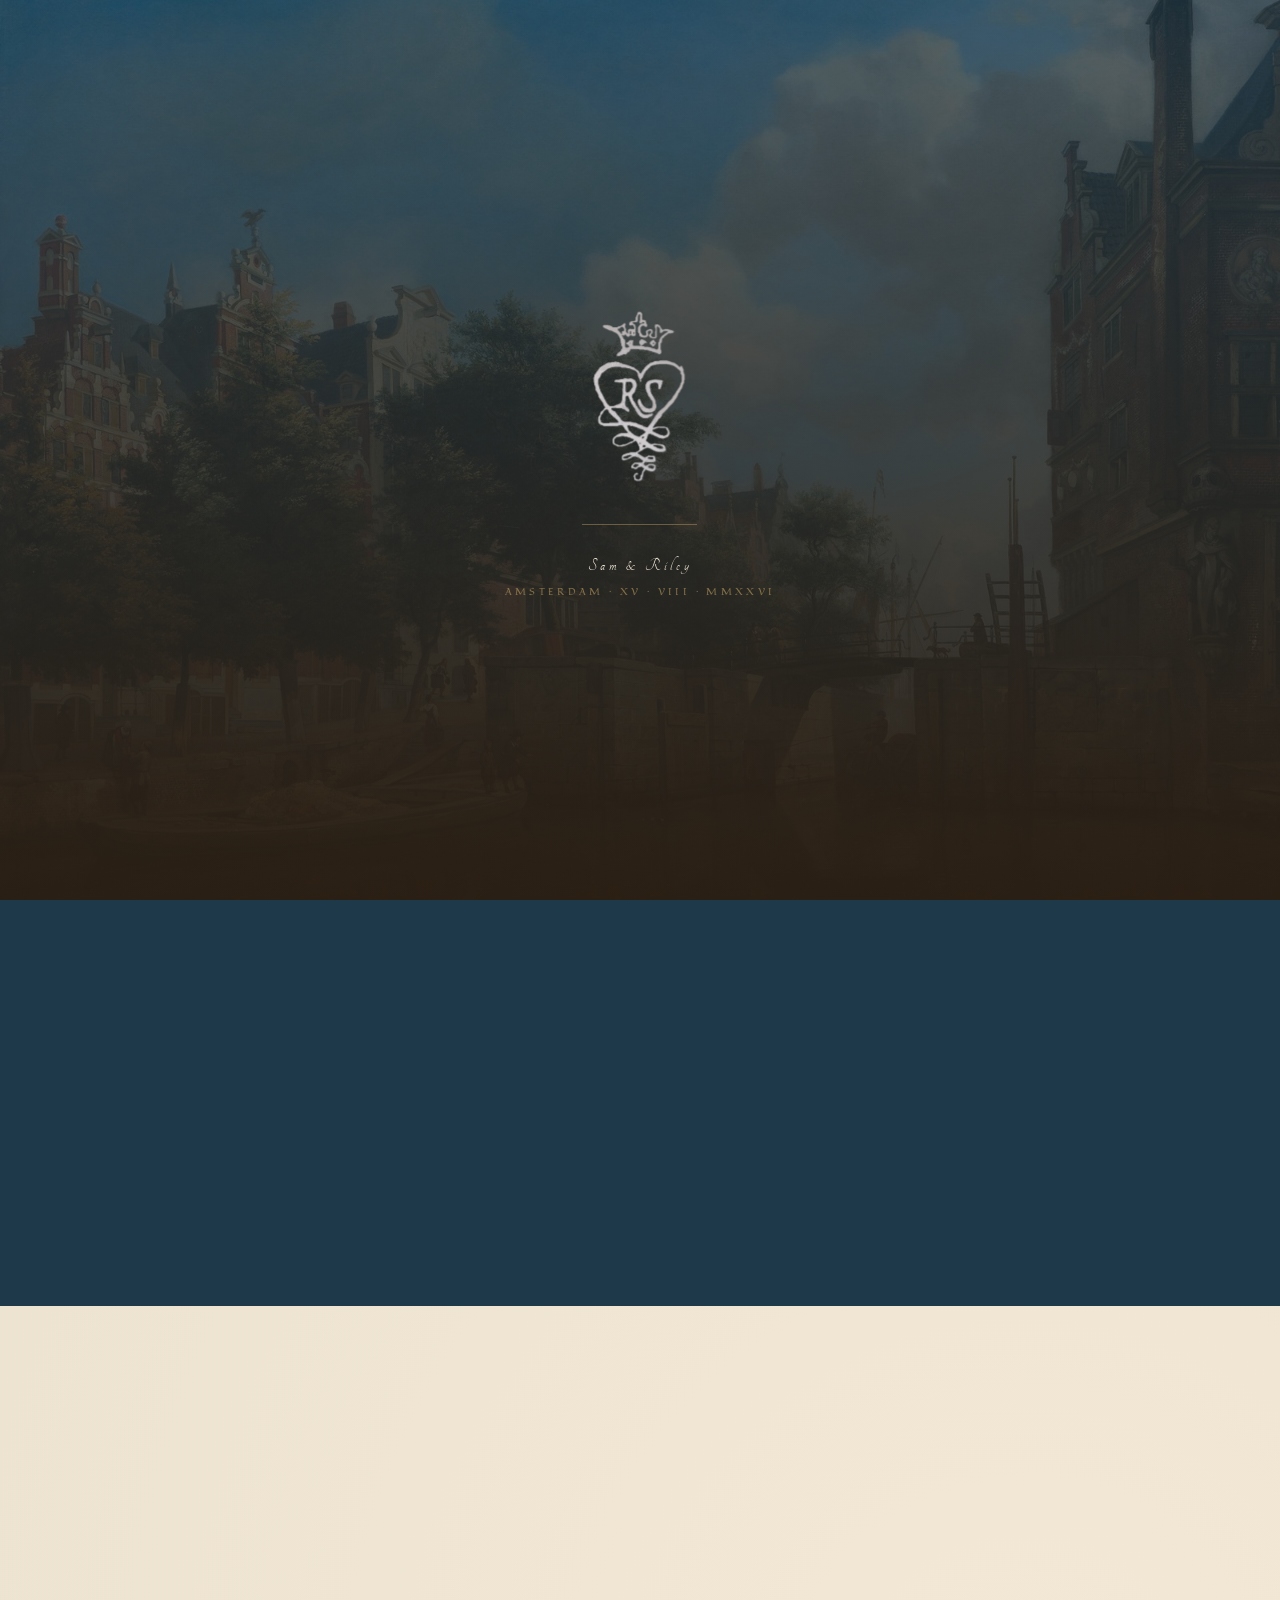
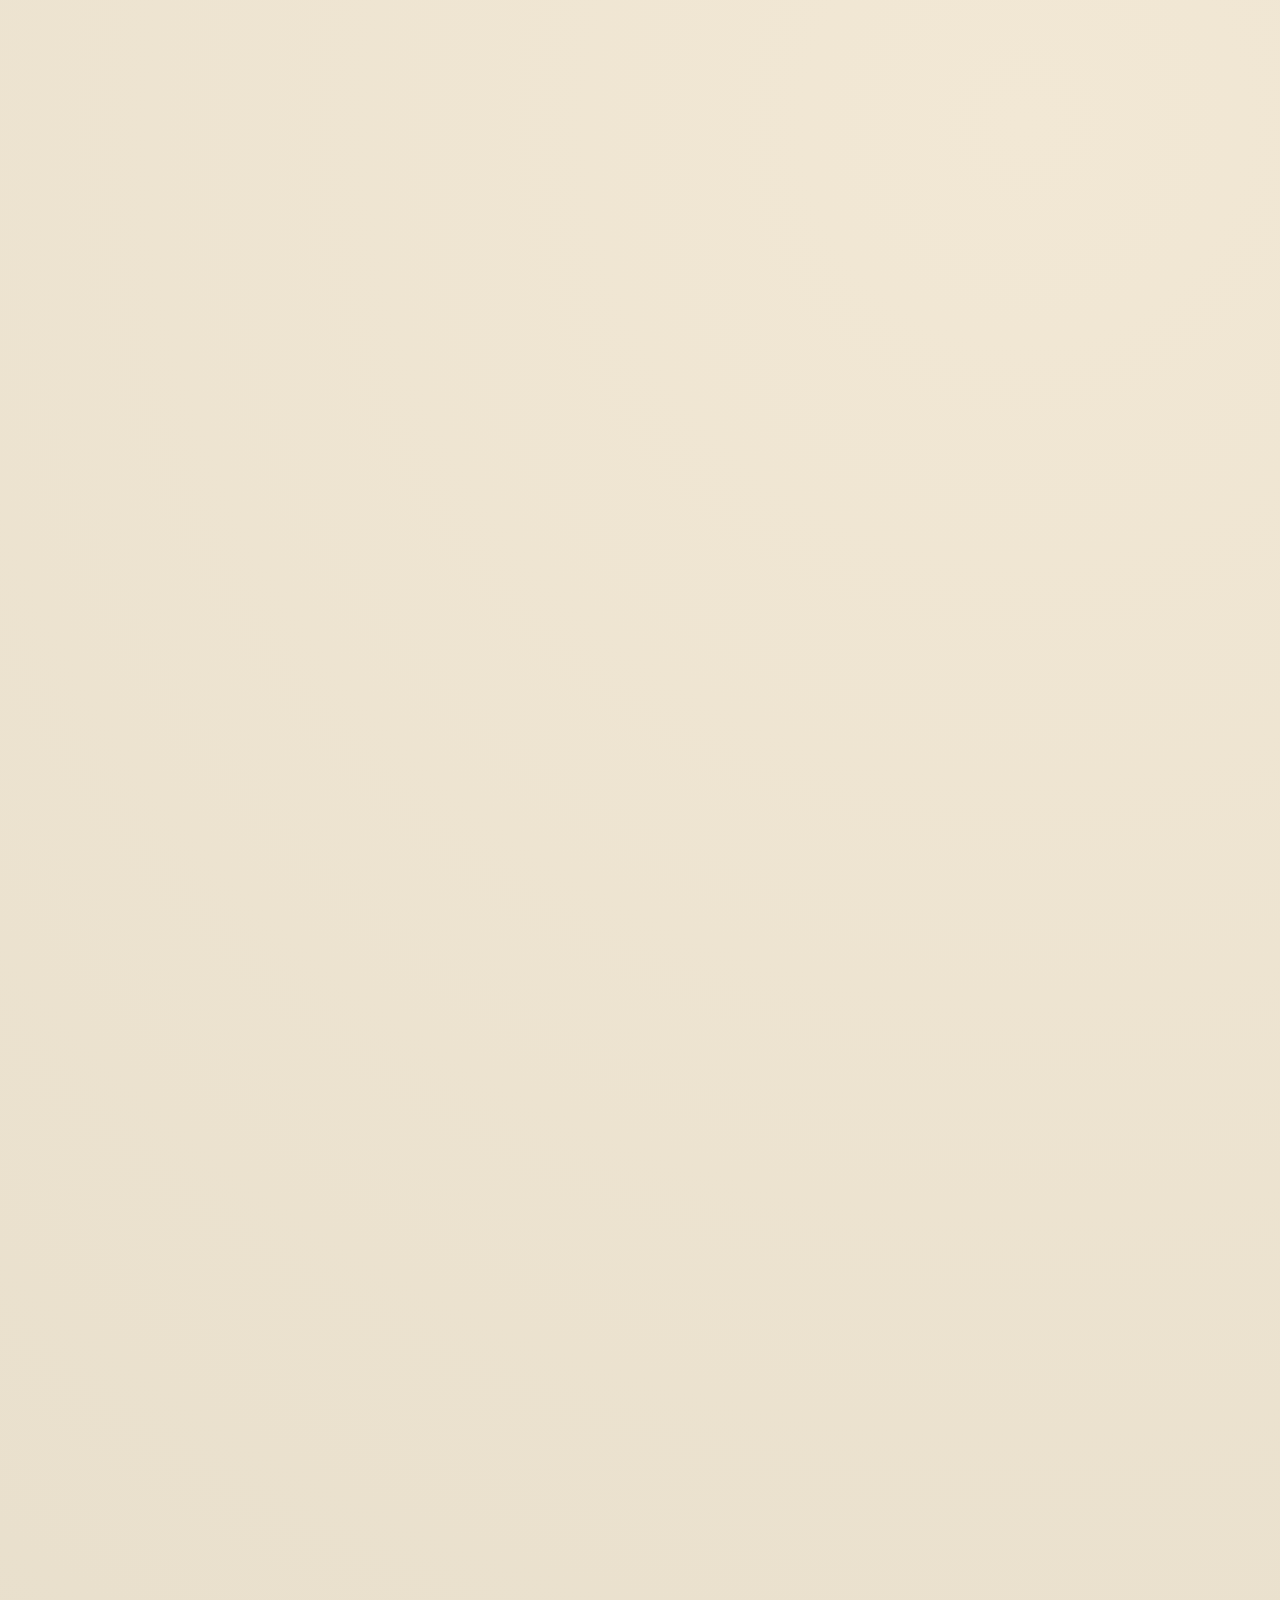
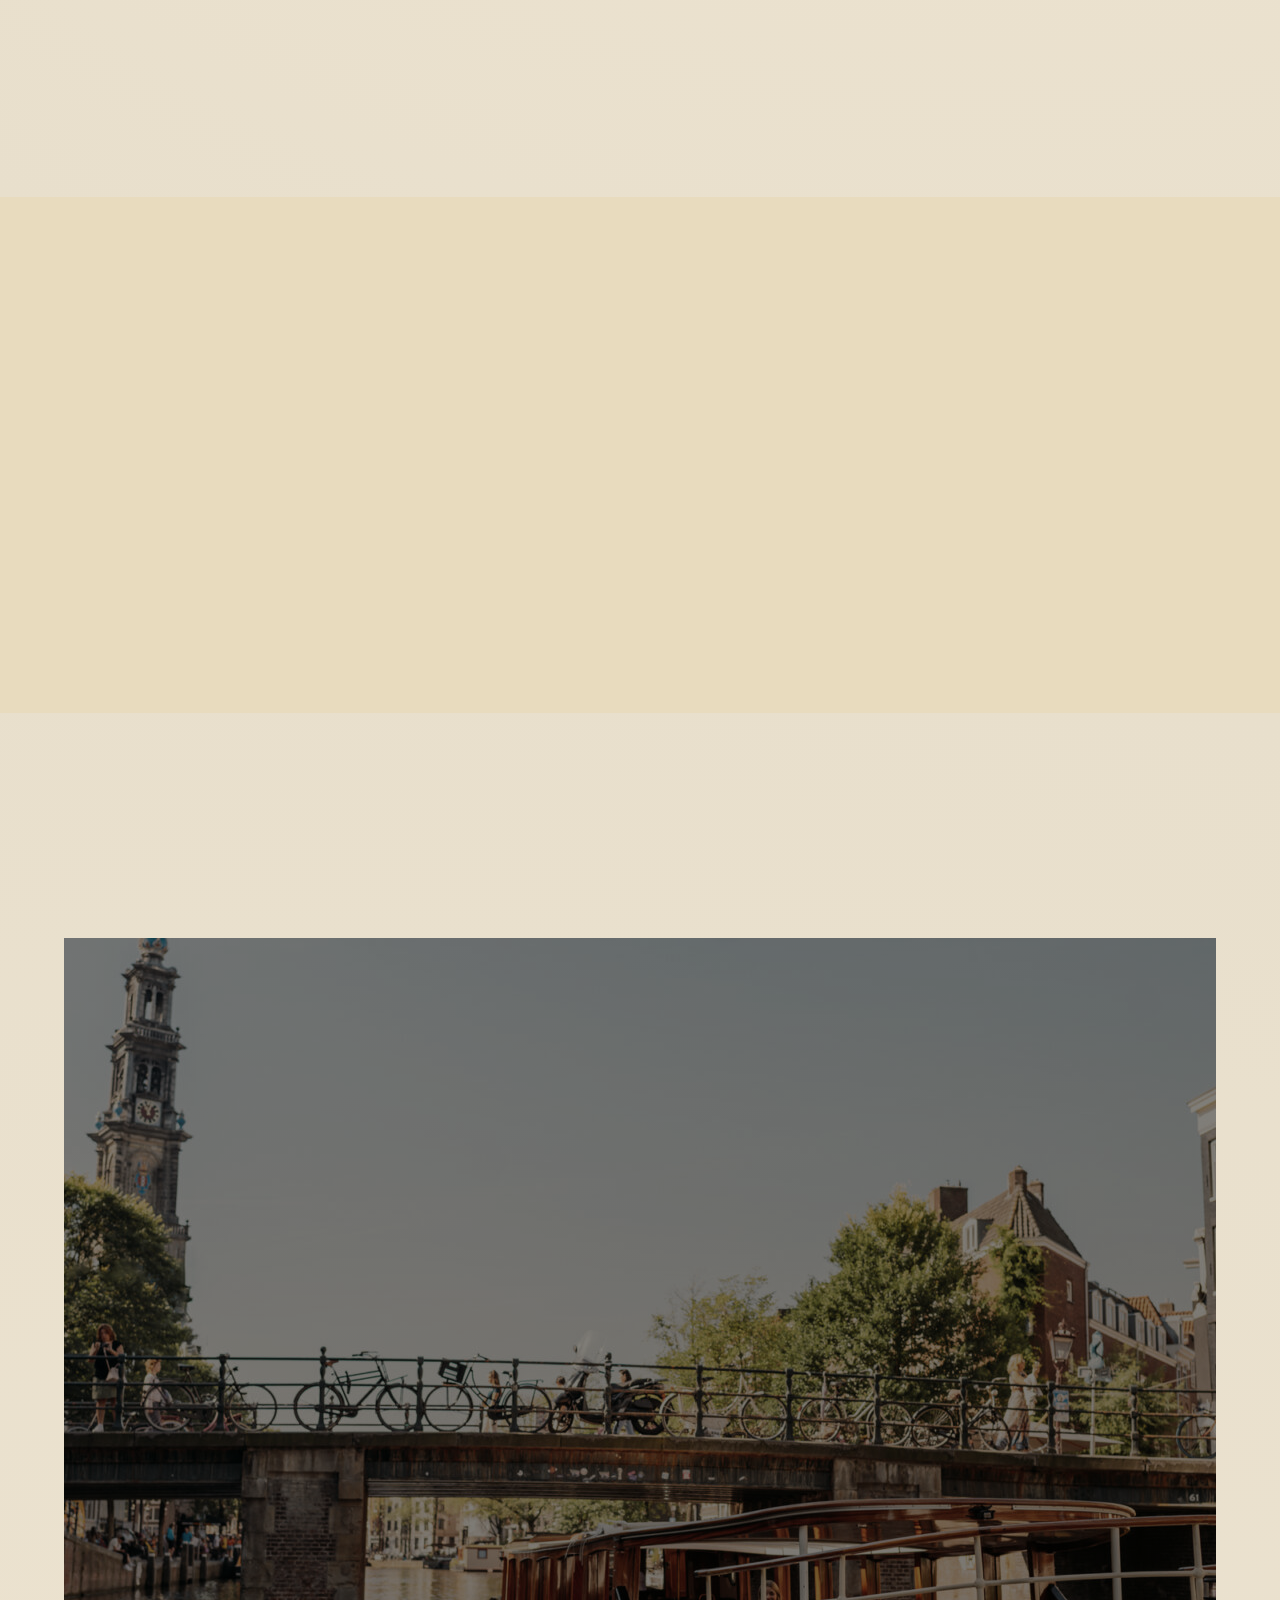
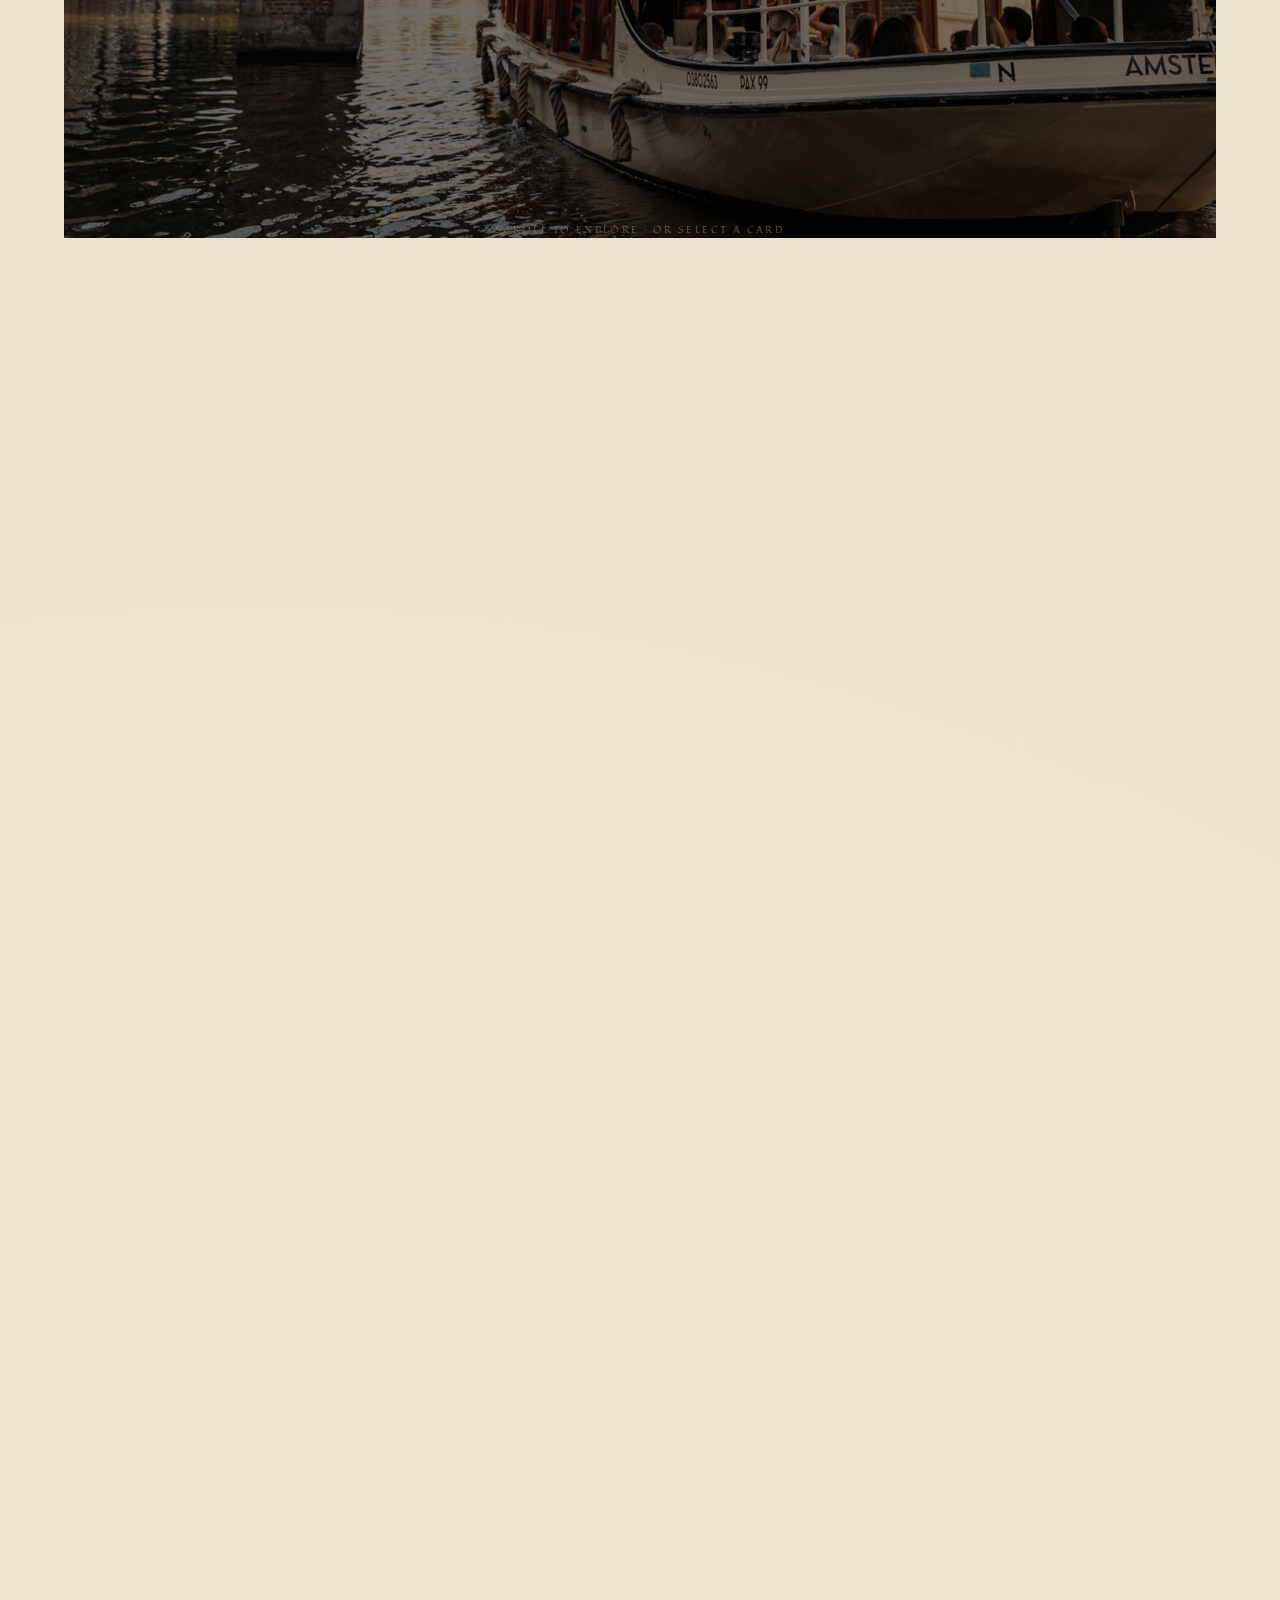
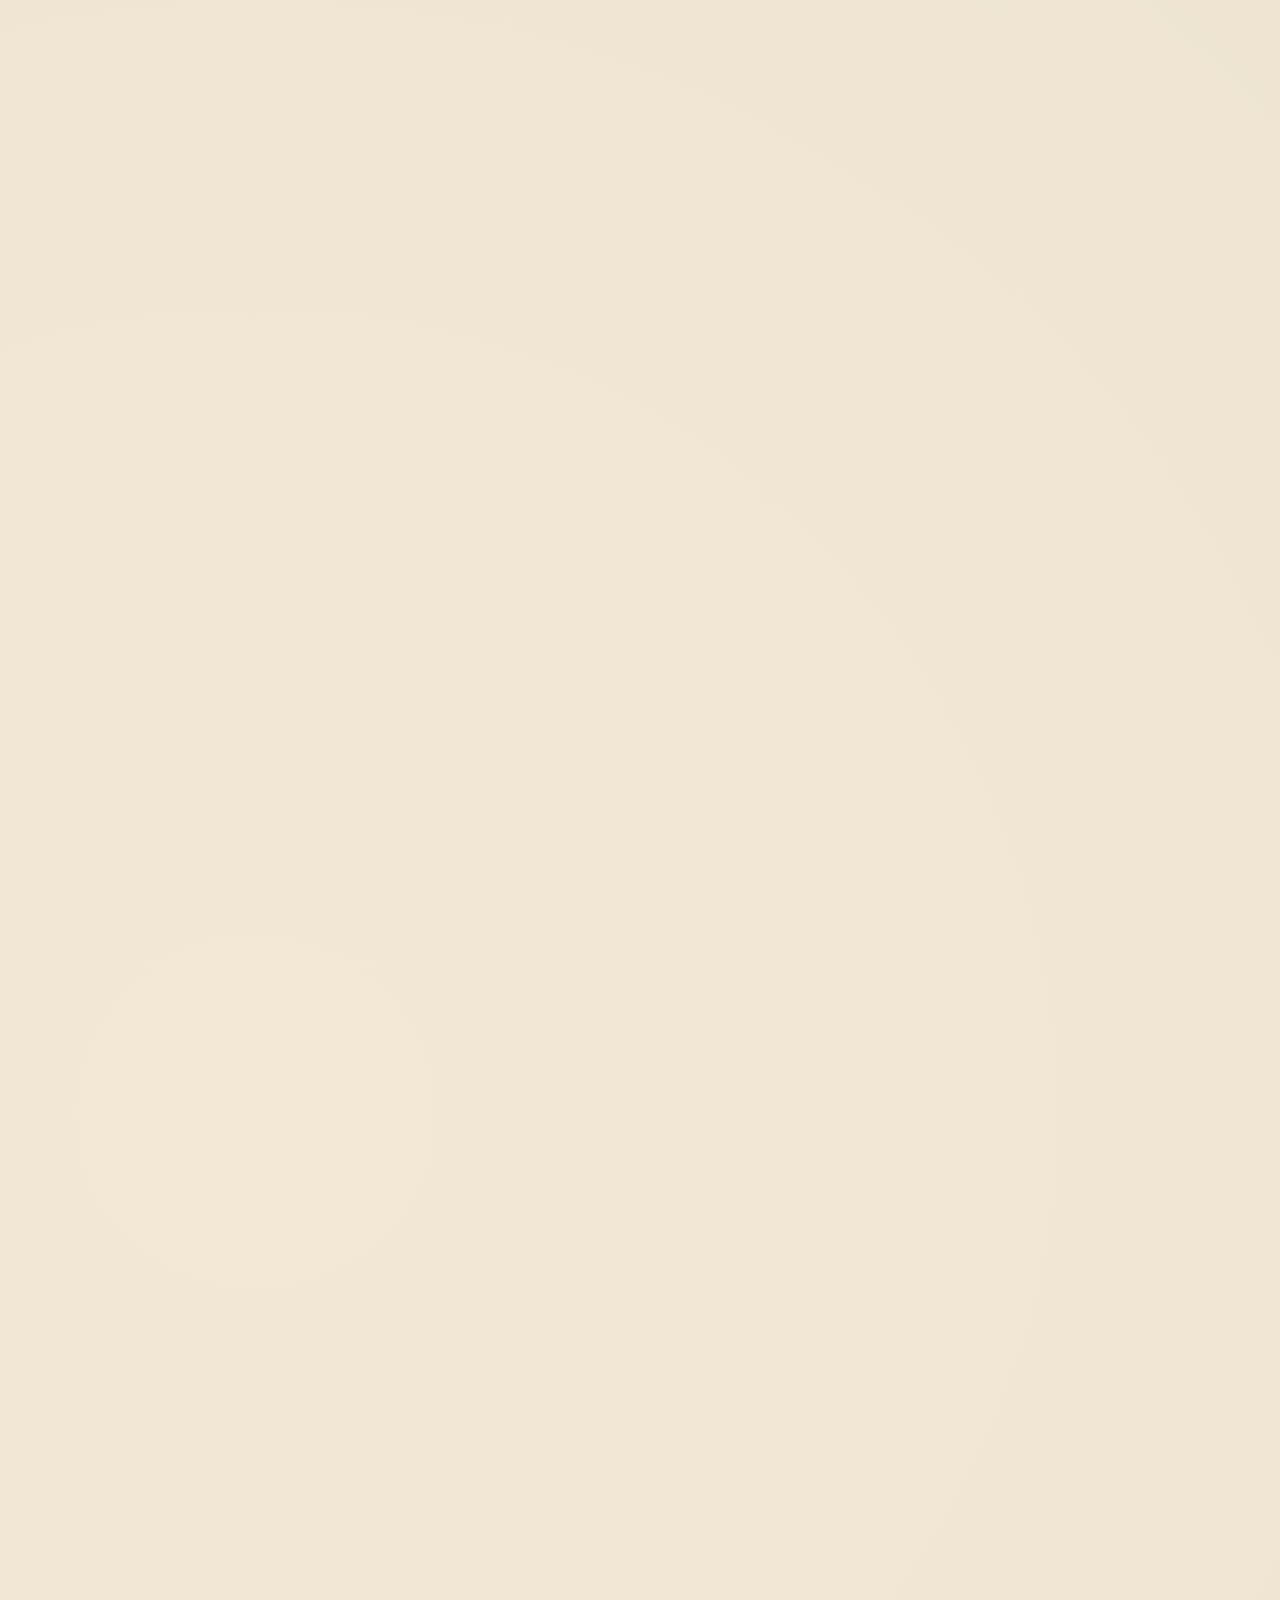
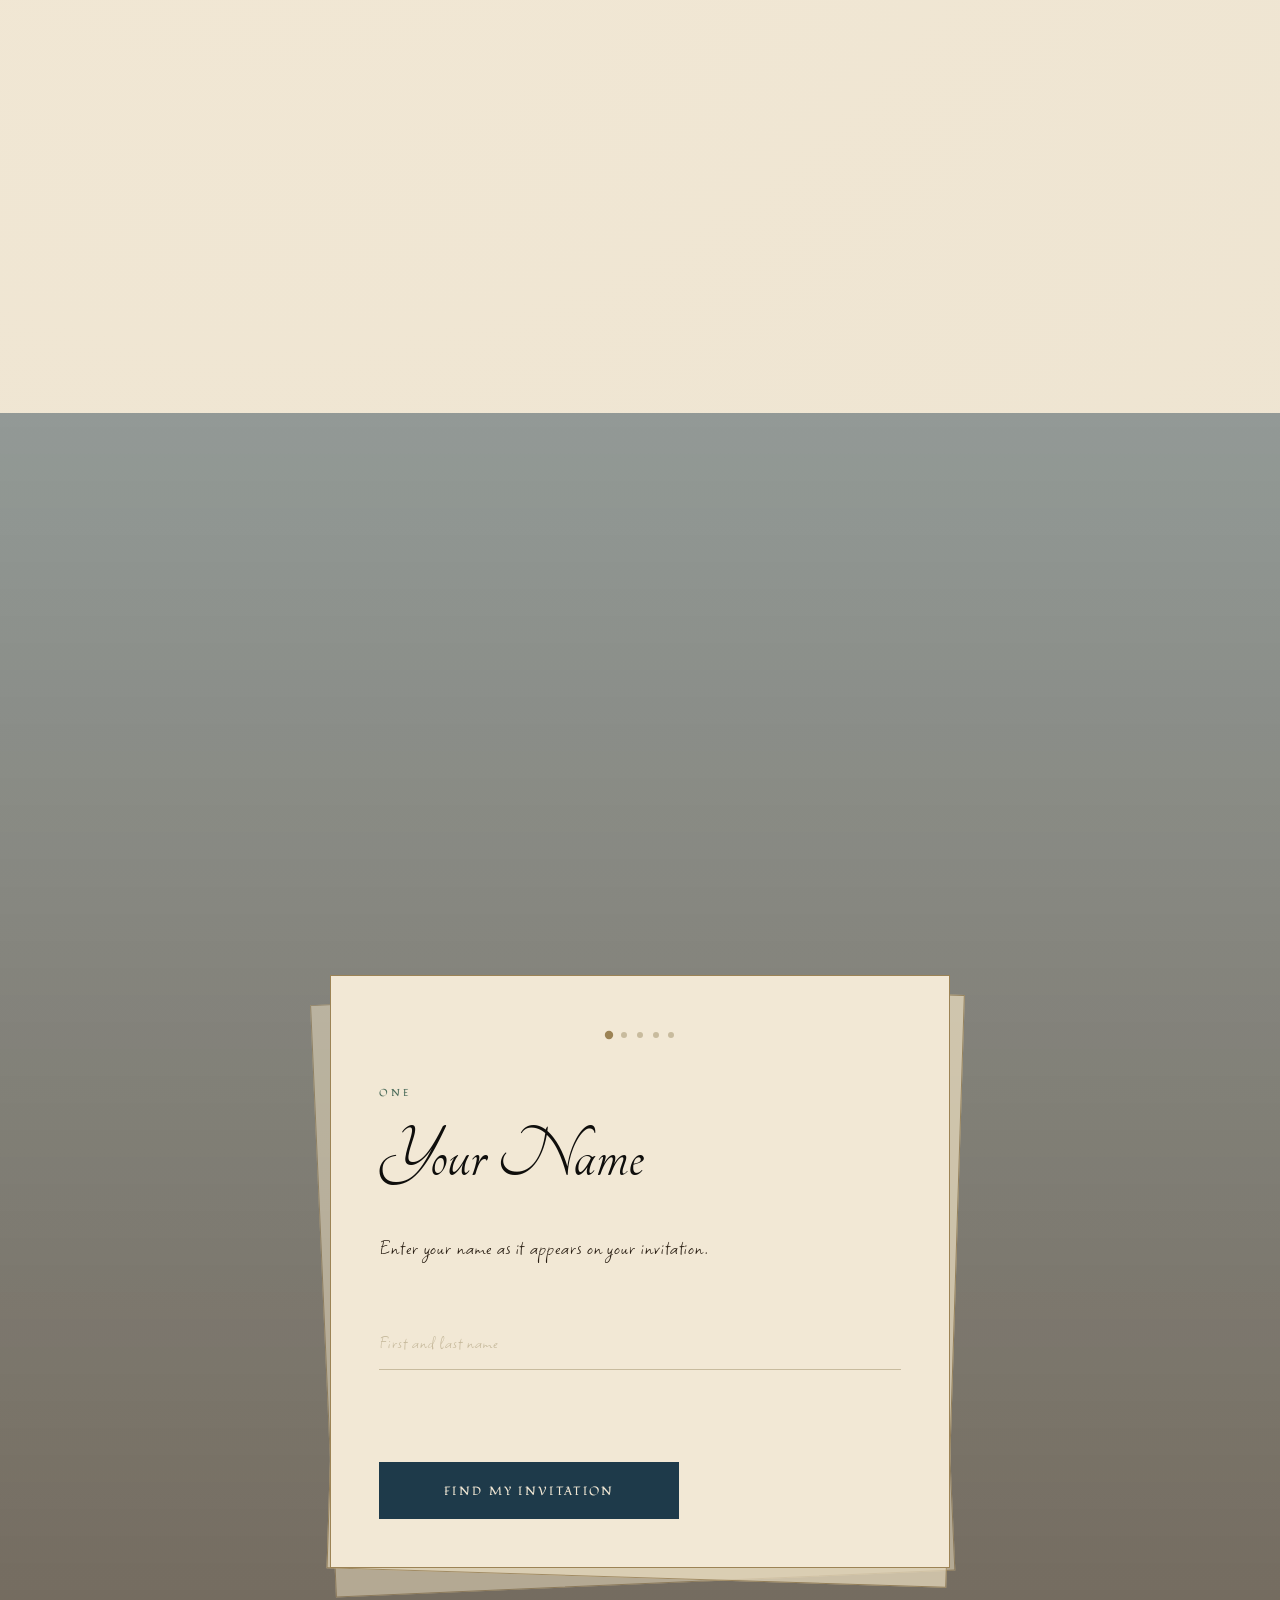
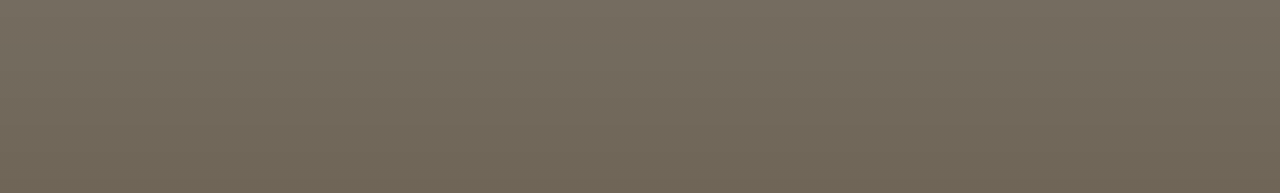
<file: index.html>
<!DOCTYPE html>
<html lang="en">
<head>
    <meta charset="UTF-8">
    <meta name="viewport" content="width=device-width, initial-scale=1.0">
    <meta name="description" content="Wedding of Riley and Sam, Amsterdam 2026">
    <title>Riley and Sam — Amsterdam</title>

    <!-- Open Graph -->
    <meta property="og:title" content="Riley and Sam — Amsterdam">
    <meta property="og:description" content="Wedding of Riley and Sam, Amsterdam 2026">
    <meta property="og:type" content="website">
    <meta property="og:url" content="https://rileyandsam.com/">
    <meta property="og:image" content="https://rileyandsam.com/assets/og-image.png">
    <meta property="og:image:width" content="1200">
    <meta property="og:image:height" content="630">
    <meta name="twitter:card" content="summary_large_image">
    <meta name="twitter:title" content=" — Amsterdam">
    <meta name="twitter:description" content="Wedding of Riley and Sam, Amsterdam 2026">

    <!-- Favicon -->
    <link rel="icon" href="/assets/favicon.ico" sizes="any">
    <link rel="apple-touch-icon" href="/assets/apple-touch-icon.png">

    <link rel="preconnect" href="https://fonts.googleapis.com">
    <link rel="preconnect" href="https://fonts.gstatic.com" crossorigin>
    <link href="https://fonts.googleapis.com/css2?family=Fondamento&family=Square+Peg&family=Tangerine:wght@400;700&display=swap" rel="stylesheet">

    <style>
        :root {
            /* Primitive tokens — reds */
            --color-red-600: #C8392B; 
            --color-red-700: #A8341F; 
            --color-red-400: #D9654F; 
            --color-red-100: #F7DDD8; 
            
            /* Primitive tokens — blues */
            --color-blue-600: #3D6B8C; 
            --color-blue-700: #2B5270; 
            --color-blue-900: #1E3A4A; 
            --color-blue-400: #5B8FAF; 
            --color-blue-100: #D0E4F0; 
            
            /* Primitive tokens — neutrals */
            --color-cream-100: #F2E8D5; 
            --color-cream-200: #E8DBBE; 
            --color-cream-400: #C8BB9E; 
            --color-cream-900: #2A1F14; 

            /* Semantic tokens */
            --color-brand-primary: var(--color-red-600);
            --color-brand-secondary: var(--color-blue-700);
            --color-action-bg: var(--color-red-700);
            --color-surface-page: var(--color-cream-100);
            --color-surface-card: var(--color-cream-200);
            --color-text-link: var(--color-blue-700);
            --color-text-body: var(--color-cream-900);
            --color-border-default: var(--color-cream-400);

            /* Institutional accent tokens */
            --color-ink:       #0F0E0C;
            --color-verdigris: #4A6B5A;
            --color-brass:     #9C8355;
            --rule-brass:      1px solid #9C8355;
            
            /* Spacing & Motion (Awwwards Standards) */
            --ease-out-expo: cubic-bezier(0.16, 1, 0.3, 1);
            --ease-in-out-dramatic: cubic-bezier(0.77, 0, 0.175, 1);

            /* Line height — tuned per typeface */
            --lh-display: 1.05;      /* Viaoda Libre — large display headings */
            --lh-heading: 1.1;       /* Viaoda Libre — section/card headings */
            --lh-label:   1.4;       /* Fondamento — labels, nav, buttons */
            --lh-body:    1.65;      /* Square Peg — body copy */

            /* EXPANDED BREATHING ROOM */
            --section-padding: clamp(12rem, 25vh, 25rem);
            --space-block:        6rem;
            --space-block-mobile: 3rem;
        }

        /* Base Reset */
        * { margin: 0; padding: 0; box-sizing: border-box; }
        html { scroll-behavior: smooth; }

        body {
            background-color: var(--color-surface-page);
            color: var(--color-text-body);
            overflow-x: hidden;
            height: 100vh;
            overflow-y: hidden; 
            
            /* CRITICAL: Force the thinnest possible font rendering */
            -webkit-font-smoothing: antialiased;
            -moz-osx-font-smoothing: grayscale;
            font-weight: 400 !important; 
        }

        body.entered { height: auto; overflow-y: auto; }
        body.menu-open { overflow-y: hidden; } 

        /* =========================================
           GLOBAL ATMOSPHERE & PARCHMENT TEXTURE
           ========================================= */
        .texture-overlay {
            position: fixed;
            top: 0; left: 0;
            width: 100vw; height: 100vh;
            /* High-end parchment fiber texture */
            background-image: url('https://www.transparenttextures.com/patterns/cream-paper.png');
            mix-blend-mode: multiply;
            opacity: 0.65;
            pointer-events: none;
            z-index: 9999; /* Sits over absolutely everything to unify the visuals */
        }

        /* Enforce NO strokes and NO faux-bolding */
        h1, h2, h3, h4, h5, h6, p, a, span, button, li {
            font-weight: 400 !important;
            -webkit-text-stroke: 0 !important;
            text-shadow: none !important;
        }

        /* Typography Assignments */
        .statement-font { font-family: 'Tangerine', cursive; line-height: var(--lh-heading); text-transform: none; }
        .subheader-font { font-family: 'Fondamento', cursive; letter-spacing: 0.02em; line-height: var(--lh-label); text-transform: none; }

        .body-font {
            font-family: 'Square Peg', cursive;
            letter-spacing: 0.04em;
            font-size: clamp(1.1rem, 1.8vw, 1.5rem);
            line-height: var(--lh-body);
            text-transform: none;
        }

        /* =========================================
           CINEMATIC BLUR REVEAL ANIMATIONS
           ========================================= */
        .reveal-up {
            opacity: 0;
            transform: translateY(32px);
            filter: blur(4px);
            transition: opacity 1.2s var(--ease-out-expo), transform 1.2s var(--ease-out-expo), filter 1.2s var(--ease-out-expo);
            will-change: opacity, transform, filter;
        }
        .reveal-up.visible {
            opacity: 1;
            transform: translateY(0);
            filter: blur(0);
        }
        
        .delay-1 { transition-delay: 0.1s; }
        .delay-2 { transition-delay: 0.2s; }
        .delay-3 { transition-delay: 0.3s; }

        /* =========================================
           CINEMATIC LOADING SCREEN
           ========================================= */
        @keyframes loaderReveal {
            from { opacity: 0; transform: translateY(20px) scale(0.94); filter: brightness(0) invert(1) blur(6px); }
            to   { opacity: 0.95; transform: translateY(0) scale(1); filter: brightness(0) invert(1) blur(0px); }
        }
        @keyframes lineExpand {
            from { transform: scaleX(0); opacity: 0; }
            to   { transform: scaleX(1); opacity: 1; }
        }
        @keyframes loaderFadeUp {
            from { opacity: 0; transform: translateY(10px); }
            to   { opacity: 1; transform: translateY(0); }
        }

        /* Loader shares the same background as the hero for a seamless dissolve */
        #loader {
            position: fixed;
            inset: 0;
            background: linear-gradient(rgba(30, 58, 74, 0.72), rgba(42, 31, 20, 0.96)), url('assets/CityScape.jpeg') center/cover no-repeat;
            z-index: 9998;
            display: flex;
            flex-direction: column;
            justify-content: center;
            align-items: center;
            transition: opacity 1.2s var(--ease-in-out-dramatic);
            pointer-events: auto;
        }

        body.entered #loader { opacity: 0; pointer-events: none; }

        .loader-content {
            transition: opacity 0.5s ease;
        }
        body.loader-exiting .loader-content { opacity: 0; }

        /* The centered content cluster */
        .loader-content {
            display: flex;
            flex-direction: column;
            align-items: center;
            gap: 2rem;
        }

        /* Invisible spacer — holds the monogram's space in the loader stack */
        .loader-monogram-slot {
            width: clamp(6rem, 9vw, 8rem);
            height: auto;
            visibility: hidden;
        }

        /* Floating monogram — single element that moves from loader center to nav */
        #logo-floater {
            position: fixed;
            top: 50vh;
            left: 50%;
            transform: translate(-50%, -50%);
            z-index: 10001;
            transition: top 1s var(--ease-out-expo), left 1s var(--ease-out-expo);
            pointer-events: none;
            mix-blend-mode: difference;
        }

        #site-logo {
            width: clamp(6rem, 9vw, 8rem);
            height: auto;
            filter: brightness(0) invert(1);
            display: block;
            opacity: 0;
            animation: loaderReveal 2.2s var(--ease-out-expo) 0.3s forwards;
            transition: width 0.9s var(--ease-out-expo);
        }

        /* Divider — same width as monogram to form a cohesive block */
        .loader-divider {
            width: clamp(6rem, 9vw, 8rem);
            height: 1px;
            background: rgba(156, 131, 85, 0.6);
            transform: scaleX(0);
            transform-origin: center;
            animation: lineExpand 1s var(--ease-out-expo) 1.9s forwards;
        }

        /* Name + date grouped tightly below the divider */
        .loader-text-group {
            display: flex;
            flex-direction: column;
            align-items: center;
            gap: 0.75rem;
        }

        .loader-names {
            color: var(--color-cream-100);
            font-size: clamp(1.1rem, 1.4vw, 1.3rem);
            letter-spacing: 0.2em;
            line-height: 1;
            opacity: 0;
            animation: loaderFadeUp 1.4s var(--ease-out-expo) 2.6s forwards;
        }

        .loader-date {
            font-family: 'Fondamento', cursive;
            font-size: clamp(0.6rem, 0.7vw, 0.68rem);
            color: rgba(156, 131, 85, 0.8);
            letter-spacing: 0.35em;
            text-transform: uppercase;
            line-height: 1;
            opacity: 0;
            animation: loaderFadeUp 1.4s var(--ease-out-expo) 3.1s forwards;
        }

        /* =========================================
           NAVIGATION — 3-column grid
           [RSVP left] [Logo center] [Hamburger right]
           ========================================= */
        nav {
            position: fixed;
            top: 0; width: 100%;
            display: grid;
            grid-template-columns: 1fr auto 1fr;
            align-items: center;
            padding: 2.5rem 5vw;
            z-index: 1000;
            background: transparent;
            mix-blend-mode: difference;
        }

        body.menu-open nav { mix-blend-mode: normal; z-index: 1002; }
        nav.nav--hero { mix-blend-mode: normal; }
        nav.nav--hero .nav-rsvp { color: var(--color-cream-100); }
        nav.nav--hero .hamburger span { background-color: var(--color-cream-100); }
        body.entered.hero-visible #logo-floater { mix-blend-mode: normal; }

        /* Logo — centered column click target (actual logo is #logo-floater) */
        .nav-logo {
            grid-column: 2;
            display: block;
            width: 72px;
            height: 72px;
            text-decoration: none;
            transition: width 0.6s var(--ease-out-expo), height 0.6s var(--ease-out-expo);
        }

        nav.nav--scrolled .nav-logo { width: 42px; height: 42px; }

        /* RSVP — left column, ghost pill */
        .nav-rsvp {
            color: #FFFFFF;
            text-decoration: none;
            font-family: 'Fondamento', cursive;
            font-size: clamp(0.6rem, 0.7vw, 0.68rem);
            letter-spacing: 0.2em;
            text-transform: uppercase;
            z-index: 1002;

            /* Ghost pill */
            background: transparent;
            padding: 0.6em 1.8em;
            border-radius: 100px;
            border: 1px solid rgba(200, 57, 43, 0.6);

            /* Warm glow at rest */
            box-shadow:
                0 0 0 0 rgba(200, 57, 43, 0),
                0 2px 8px rgba(200, 57, 43, 0.1);

            transition:
                box-shadow  1.2s var(--ease-out-expo),
                background  0.8s var(--ease-out-expo),
                color       0.5s ease,
                transform   0.8s var(--ease-out-expo),
                opacity     0.4s ease;

            animation: rsvp-breathe 4s ease-in-out infinite;
        }
        .nav-rsvp:hover {
            opacity: 1;
            background: var(--color-red-600);
            color: var(--color-cream-100);
            border-color: var(--color-red-600);
            box-shadow:
                0 0 0 4px rgba(200, 57, 43, 0.08),
                0 4px 20px rgba(200, 57, 43, 0.25);
            transform: translateY(-1px);
            animation-play-state: paused;
        }
        body.menu-open .nav-rsvp { color: var(--color-cream-100); }

        /* Breathing glow — subtle, cinematic pulsation */
        @keyframes rsvp-breathe {
            0%, 100% {
                box-shadow:
                    0 0 0 0 rgba(200, 57, 43, 0),
                    0 2px 8px rgba(200, 57, 43, 0.1);
            }
            50% {
                box-shadow:
                    0 0 0 5px rgba(200, 57, 43, 0.05),
                    0 4px 16px rgba(200, 57, 43, 0.2);
            }
        }

        /* Hamburger — right column, self-aligned right */
        .hamburger {
            justify-self: end;
            width: 40px;
            height: 14px;
            position: relative;
            background: transparent;
            border: none;
            cursor: pointer;
            z-index: 1002;
            display: flex;
            flex-direction: column;
            justify-content: space-between;
        }

        .hamburger:hover span { opacity: 0.6; }

        /* =========================================
           FULLSCREEN GRID MENU OVERLAY
           ========================================= */
        .menu-overlay {
            position: fixed;
            top: 0; left: 0;
            width: 100vw; height: 100vh;
            background: radial-gradient(circle at 50% 100%, var(--color-blue-700), var(--color-blue-900));
            z-index: 1001;
            display: flex;
            align-items: flex-start;
            padding: calc(2 * 2.5rem + 72px + 1rem) 10vw 0;
            clip-path: polygon(0 0, 100% 0, 100% 0, 0 0);
            transition: clip-path 1.2s var(--ease-in-out-dramatic);
        }

        body.menu-open .menu-overlay { clip-path: polygon(0 0, 100% 0, 100% 100%, 0 100%); }

        .menu-grid {
            width: 100%;
            display: grid;
            grid-template-columns: 2fr 1fr; 
            gap: 10vw;
            align-items: end;
        }

        .menu-col { display: flex; flex-direction: column; }

        .menu-link {
            color: var(--color-surface-page);
            font-size: clamp(4rem, 8vw, 10rem);
            line-height: var(--lh-display);
            text-decoration: none;
            margin-bottom: 2rem;
            transform: translateY(24px);
            opacity: 0;
            transition: transform 1s var(--ease-out-expo), opacity 1s var(--ease-out-expo), color 0.4s ease;
        }
        body.menu-open .menu-link:hover { color: var(--color-red-400); transform: translateX(16px); }

        .menu-sublink {
            color: var(--color-blue-400); 
            font-size: clamp(1.8rem, 2.5vw, 3rem);
            text-decoration: none;
            margin-bottom: 2.5rem;
            padding-bottom: 1rem;
            border-bottom: 1px solid rgba(91, 143, 175, 0.3);
            transform: translateY(20px);
            opacity: 0;
            transition: transform 1s var(--ease-out-expo), opacity 1s var(--ease-out-expo), color 0.4s ease;
        }
        .menu-sublink:hover { color: var(--color-surface-page); border-color: var(--color-surface-page); }

        body.menu-open .menu-link,
        body.menu-open .menu-sublink { transform: translateY(0); opacity: 1; }
        body.menu-open .menu-link:nth-child(1) { transition-delay: 0.3s; }
        body.menu-open .menu-link:nth-child(2) { transition-delay: 0.4s; }
        body.menu-open .menu-link:nth-child(3) { transition-delay: 0.5s; }
        body.menu-open .menu-link:nth-child(4) { transition-delay: 0.6s; }
        body.menu-open .menu-sublink:nth-child(1) { transition-delay: 0.5s; }
        body.menu-open .menu-sublink:nth-child(2) { transition-delay: 0.6s; }
        body.menu-open .menu-sublink:nth-child(3) { transition-delay: 0.7s; }

        /* =========================================
           MAIN SITE STYLES - RESTRUCTURED
           ========================================= */
        
        /* HERO */
        .hero {
            height: 100vh; width: 100vw; position: relative;
            display: flex; align-items: center; justify-content: center;
            padding: 5vw; overflow: hidden;
        }
        .hero-bg {
            position: absolute; inset: 0; width: 100%; height: 100%; 
            background: linear-gradient(rgba(30, 58, 74, 0.2), rgba(42, 31, 20, 0.7)), url('assets/CityScape.jpeg') center/cover no-repeat;
            background-attachment: fixed; 
            z-index: -1;
        }
        .hero-title {
            font-size: clamp(4rem, 10vw, 11rem);
            color: var(--color-cream-100);
            line-height: 0.7;
            margin-bottom: 0;
            z-index: 2;
            text-align: center;
        }
        .hero-meta {
            position: absolute;
            bottom: 5vw;
            right: 5vw;
            text-align: right;
            font-size: clamp(1rem, 1.5vw, 1.5rem);
            color: var(--color-cream-200);
            z-index: 2;
        }
        .hero-bottom-left {
            position: absolute;
            bottom: 5vw;
            left: 5vw;
            text-align: left;
            font-size: clamp(1rem, 1.5vw, 1.5rem);
            color: var(--color-cream-200);
            z-index: 2;
            line-height: var(--lh-label);
            display: flex;
            align-items: center;
            gap: 0.65em;
        }
        .hero-bottom-left .statement-font {
            font-weight: 700;
            font-size: 1.6em;
            vertical-align: -0.05em;
        }
        .hero-coat-of-arms {
            height: 3em;
            width: auto;
            flex-shrink: 0;
        }

        /* DARK PROSE SECTION */
        .prose-dark-section {
            background: var(--color-blue-900);
            padding: clamp(6rem, 14vh, 10rem) clamp(2rem, 12vw, 16rem);
            display: flex;
            flex-direction: column;
            align-items: center;
            justify-content: center;
        }

        .prose-dark-body {
            font-family: 'Square Peg', cursive;
            font-size: clamp(1.6rem, 2.8vw, 2.8rem);
            letter-spacing: 0.03em;
            color: var(--color-cream-100);
            line-height: 1.55;
            text-align: center;
            max-width: 920px;
            opacity: 0.92;
        }

        .prose-cta {
            margin-top: 3rem;
            padding: 1rem 4rem;
            border: 1px solid rgba(242, 232, 213, 0.35);
            color: var(--color-cream-100);
            text-decoration: none;
            font-family: 'Fondamento', cursive;
            font-size: 0.72rem;
            letter-spacing: 0.2em;
            text-transform: uppercase;
            border-radius: 0;
            display: inline-block;
            transition: background 0.8s var(--ease-out-expo), border-color 0.8s var(--ease-out-expo);
            backdrop-filter: blur(5px);
        }
        .prose-cta:hover {
            background: var(--color-red-600);
            border-color: var(--color-red-600);
        }

        /* NARRATIVE SECTION */
        .story-section { 
            padding: var(--section-padding) 5vw; 
            display: grid; 
            grid-template-columns: 3fr 7fr; 
            gap: 15vw; 
            align-items: flex-start;
            /* Atmospheric soft vignette */
            background: radial-gradient(circle at 80% 20%, var(--color-surface-page) 0%, #E8DFCC 100%);
        }
        .section-title {
            font-size: clamp(3rem, 6vw, 6rem);
            color: var(--color-ink);
            position: sticky;
            top: calc(50vh - 80px - 3rem);
        }
        .story-content p { margin-bottom: var(--space-block); color: var(--color-text-body); max-width: 800px; }

        /* IMAGE BREAK */
        .image-break { 
            width: 100vw; padding: 20vh 10vw; display: flex; justify-content: flex-end; 
            background: var(--color-cream-200);
        }
        .image-wrapper { overflow: hidden; width: 60vw; box-shadow: 0 40px 100px rgba(42, 31, 20, 0.15); }
        .image-break img {
            width: 100%; height: auto; max-height: 90vh; object-fit: cover;
            filter: grayscale(10%) sepia(20%) contrast(110%);
            transform: scale(1.05); 
            transition: transform 2.5s var(--ease-out-expo);
        }
        .image-wrapper.visible img { transform: scale(1); }

        /* Props Break */
        .props-break {
            width: 100vw; padding: 8vh 10vw;
            display: flex; justify-content: center; align-items: center;
            background: var(--color-cream-200);
        }
        .props-duo { display: flex; align-items: flex-end; justify-content: center; }
        .prop-img { width: auto; filter: drop-shadow(0 8px 16px rgba(42, 31, 20, 0.18)); }
        .prop-ashtray { height: 220px; transform: rotate(-6deg); position: relative; z-index: 1; }
        .prop-matchbook { height: 90px; margin-left: -2rem; transform: rotate(7deg) translateY(-0.5rem); position: relative; z-index: 2; }
        .prop-bottle-left  { height: 300px; margin-left: 2.5rem; transform-origin: bottom center; transform: rotate(-35deg); position: relative; z-index: 3; }
        .prop-bottle-right { height: 300px; margin-left: -2.5rem; transform-origin: bottom center; transform: rotate(35deg); position: relative; z-index: 4; }
        .prop-bottle-left.clink  { animation: bottle-clink-left  2.4s ease-in-out infinite; }
        .prop-bottle-right.clink { animation: bottle-clink-right 2.4s ease-in-out infinite; }
        @keyframes bottle-clink-left  { 0%,100%{transform:rotate(-35deg)} 48%,58%{transform:rotate(28deg)} }
        @keyframes bottle-clink-right { 0%,100%{transform:rotate(35deg)}  48%,58%{transform:rotate(-28deg)} }

        /* EVENTS - EXPANSIVE BREATHING ROOM */
        .events-container {
            padding: 0;
            background: radial-gradient(circle at 20% 80%, var(--color-surface-page) 0%, #E8DFCC 100%);
            position: relative;
            height: 500vh;
        }

        .events-sticky {
            position: sticky;
            top: 0;
            height: 100vh;
            display: flex;
            flex-direction: column;
            justify-content: center;
            align-items: center;
            padding: 0 5vw;
            overflow: hidden;
        }

        /* Card background image layer */
        .card-bg-layer {
            position: sticky;
            top: 0;
            height: 100vh;
            width: 100%;
            margin-bottom: -100vh;
            z-index: 0;
            pointer-events: none;
        }
        .card-bg {
            position: absolute;
            top: 0; left: 0; width: 100%; height: 100%;
            background-size: cover; background-position: center;
            opacity: 0;
            transition: opacity 1.4s var(--ease-out-expo);
            filter: grayscale(20%) sepia(15%) brightness(0.62) contrast(1.05);
        }
        .card-bg::after {
            content: ''; position: absolute;
            top: 0; left: 0; width: 100%; height: 100%;
            background: linear-gradient(160deg, rgba(30,58,74,0.22) 0%, rgba(42,31,20,0.32) 100%);
        }
        .card-bg.active { opacity: 1; }
        .events-sticky { z-index: 1; }
        .events-header h2,
        .events-header p { transition: color 1.2s var(--ease-out-expo); }
        .events-sticky.has-bg .events-header h2 { color: var(--color-cream-100); }
        .events-sticky.has-bg .events-header p  { color: rgba(242,232,213,0.65); }

        .events-header { text-align: left; margin-bottom: 4rem; width: 100%; max-width: 1100px; }
        .events-header h2 { font-size: clamp(4rem, 8vw, 8rem); color: var(--color-ink); }

        /* ---- Card Deck ------------------------------------------ */
        .card-deck {
            position: relative;
            display: flex;
            justify-content: center;
            align-items: flex-end;
            height: 680px;
            margin-top: 2rem;
            overflow: visible;
            width: 100%;
            max-width: 800px;
        }

        .event-card {
            position: absolute;
            width: 440px;
            background: var(--color-cream-100);
            border: 1px solid #9C8355;
            box-shadow: 4px 12px 32px rgba(42, 31, 20, 0.18);
            padding: 2.5rem;
            cursor: pointer;
            transform: translateX(var(--tx, 0px)) rotate(var(--r, 0deg));
            transform-origin: center 105%;
            transition:
                transform 0.65s var(--ease-out-expo),
                box-shadow 0.4s ease;
            user-select: none;
        }

        .event-card:hover:not(.active) {
            transform: translateX(var(--tx, 0px)) rotate(var(--r, 0deg)) translateY(-28px);
            box-shadow: 6px 18px 48px rgba(42, 31, 20, 0.24);
        }

        .event-card.active {
            transform: translateX(var(--tx, 0px)) translateY(-64px) rotate(0deg);
            z-index: 20 !important;
            box-shadow: 8px 24px 64px rgba(42, 31, 20, 0.28);
            cursor: default;
        }

        .card-header { margin-bottom: 1.25rem; }

        .card-ordinal {
            font-family: 'Fondamento', cursive;
            font-size: 0.72rem;
            color: #9C8355;
            letter-spacing: 0.22em;
            display: block;
            margin-bottom: 0.6rem;
        }

        .card-title {
            font-size: clamp(2.2rem, 4vw, 3.2rem);
            color: var(--color-ink);
            line-height: var(--lh-heading);
        }

        .card-rule {
            height: 1px;
            background: #9C8355;
            margin: 1.25rem 0;
            opacity: 0.5;
        }

        .card-meta {
            margin-bottom: 1.5rem;
            color: var(--color-verdigris);
            font-family: 'Fondamento', cursive;
            font-size: 0.8rem;
            letter-spacing: 0.1em;
            line-height: 1.8;
        }

        .card-desc {
            font-family: 'Square Peg', cursive;
            font-size: clamp(1rem, 1.5vw, 1.2rem);
            line-height: var(--lh-body);
            letter-spacing: 0.04em;
            color: var(--color-ink);
        }

        /* LINKS */
        a.inline-link { color: var(--color-text-link); text-decoration: none; border-bottom: 1px solid rgba(200, 187, 158, 0.4); transition: all 0.4s; }
        a.inline-link:hover { color: var(--color-action-bg); border-color: var(--color-action-bg); }

        /* FOOTER CTA */
        .footer-cta {
            height: 100vh; display: flex; flex-direction: column; justify-content: center; align-items: center; text-align: center;
            background: linear-gradient(rgba(30, 58, 74, 0.7), rgba(42, 31, 20, 0.9)), url('assets/florals-2.png') center/cover no-repeat;
            background-attachment: fixed;
        }
        .footer-cta h2 { color: var(--color-cream-100); font-size: clamp(4rem, 10vw, 11rem); margin-bottom: 4rem; }
        .footer-btn {
            padding: 1.5rem 6rem;
            border: 1px solid rgba(242, 232, 213, 0.4);
            color: var(--color-cream-100);
            text-decoration: none;
            font-family: 'Fondamento', cursive;
            font-size: 0.75rem;
            letter-spacing: 0.2em;
            text-transform: uppercase;
            border-radius: 0;
            transition: background 0.8s var(--ease-out-expo), color 0.8s var(--ease-out-expo), border-color 0.8s var(--ease-out-expo);
            backdrop-filter: blur(5px);
        }
        .footer-btn:hover { background: var(--color-cream-100); color: var(--color-blue-900); border-color: var(--color-cream-100); }

        /* RESPONSIVE */
        @media (max-width: 1024px) {
            :root { --section-padding: clamp(8rem, 15vh, 12rem); }
            .story-section, .event-item, .menu-grid { grid-template-columns: 1fr; gap: 5vh; }
            .section-title, .event-meta { position: static; margin-bottom: 2rem; }
            .image-break { padding: 15vh 5vw; justify-content: center; }
            .image-wrapper { width: 100%; }
            .hero-meta { text-align: right; }
        }

        @media (max-width: 768px) {
            :root { --section-padding: clamp(5rem, 10vh, 8rem); }

            /* Nav — tighter on phones, logo always small */
            nav { padding: 1.5rem 5vw; }
            .nav-logo img { width: 52px; }
            nav.nav--scrolled .nav-logo img { width: 36px; }

            /* iOS Safari: background-attachment:fixed is broken on mobile */
            .hero-bg { background-attachment: scroll; }
            .footer-cta { background-attachment: scroll; }

            /* Loader */
            .loader-content { gap: 1.5rem; }
            .loader-monogram-slot { width: clamp(4rem, 18vw, 5.5rem); }
            #site-logo { width: clamp(4rem, 18vw, 5.5rem); }

            /* Menu — keep links from overflowing short phones */
            .menu-link { font-size: clamp(2.8rem, 11vw, 4.5rem); margin-bottom: 1rem; }
            .menu-sublink { font-size: clamp(1.3rem, 5vw, 2rem); margin-bottom: 1.5rem; }

            /* Hero */
            .hero {
                justify-content: center;
                align-items: center;
            }
            .hero-meta {
                position: absolute;
                bottom: 5vw;
                left: 5vw;
                right: auto;
                text-align: left;
                font-size: 0.85rem;
            }
            .hero-bottom-left {
                bottom: calc(5vw + 3rem);
                font-size: 0.85rem;
            }
            .hero-title { font-size: clamp(3rem, 12vw, 5.5rem); }

            /* Nav RSVP on mobile */
            .nav-rsvp { font-size: clamp(0.6rem, 3vw, 0.68rem); padding: 0.5em 1.4em; }

            /* Body font */
            .body-font { font-size: clamp(1rem, 4vw, 1.3rem); }

            /* Story */
            .section-title { font-size: clamp(2.5rem, 9vw, 4rem); }
            .story-content p { margin-bottom: var(--space-block-mobile); }

            /* Image break */
            .image-break { padding: 8vh 5vw; }

            /* Events — disable scroll-pinning on mobile */
            .events-container { height: auto; padding: var(--section-padding) 5vw; }
            .events-sticky { position: static; height: auto; display: block; padding: 0; overflow: visible; }
            .events-header { margin-bottom: 8vh; }
            .events-header h2 { font-size: clamp(3rem, 11vw, 5rem); }

            /* Card deck — vertical stack on mobile */
            .card-deck {
                height: auto;
                flex-direction: column;
                align-items: stretch;
                gap: 1.5rem;
                padding: 0;
            }
            .event-card {
                position: static;
                width: 100%;
                transform: none !important;
                box-shadow: 4px 8px 24px rgba(42, 31, 20, 0.14);
            }
            .event-card.active,
            .event-card:hover:not(.active) {
                transform: none !important;
            }

            /* Footer */
            .footer-cta { height: 70vh; }
            .footer-cta h2 { font-size: clamp(3rem, 11vw, 5rem); margin-bottom: 2rem; }
            .footer-btn { padding: 1rem 3rem; font-size: 1rem; }
        }

        @media (max-height: 750px) and (min-width: 769px) {
            .card-deck { transform: scale(0.82); transform-origin: center top; margin-top: 0; }
            .events-header { margin-bottom: 2rem; }
        }
    </style>
    <link rel="stylesheet" href="style.css">
</head>
<body>

    <a class="skip-link" href="#home">Skip to content</a>

    <div class="texture-overlay"></div>

    <!-- Single floating monogram — animates from center to nav on load -->
    <div id="logo-floater">
        <img id="site-logo" src="assets/monogram.png" alt="Sam &amp; Riley Monogram">
    </div>

    <div id="loader">
        <div class="loader-content">
            <!-- Invisible spacer — same dimensions as the floating monogram so divider/text align correctly -->
            <img class="loader-monogram-slot" src="assets/monogram.png" aria-hidden="true">
            <div class="loader-divider"></div>
            <div class="loader-text-group">
                <p class="statement-font loader-names">Sam & Riley</p>
                <p class="loader-date">AMSTERDAM · XV · VIII · MMXXVI</p>
            </div>
        </div>
    </div>

    <div class="menu-overlay" id="menu-overlay">
        <div class="menu-grid">
            <div class="menu-col">
                <a href="#story"  class="statement-font menu-link menu-close-trigger">Our story</a>
                <a href="#events" class="statement-font menu-link menu-close-trigger">The Weekend</a>
                <a href="/info/"  class="statement-font menu-link menu-close-trigger">Travel</a>
                <a href="https://overthemoon.com/apps/registry/gibson-messer-4e70" class="statement-font menu-link menu-close-trigger" target="_blank" rel="noopener">Registry</a>
            </div>
        </div>
    </div>

    <nav>
        <a href="#rsvp" class="nav-rsvp subheader-font reveal-up">RSVP</a>
        <a href="#home" class="nav-logo" aria-label="Home"></a>
        <button class="hamburger reveal-up delay-1" id="menu-toggle" aria-label="Toggle menu">
            <span></span><span></span><span></span>
        </button>
    </nav>

    <main id="home">
        <section class="hero">
            <div class="hero-bg"></div>
            <div class="reveal-up delay-1" style="z-index:2;">
                <h1 class="statement-font hero-title">Riley &amp; Sam<br>are getting married!</h1>
            </div>
            <div class="hero-bottom-left subheader-font reveal-up delay-2">
                <svg class="hero-coat-of-arms" xmlns="http://www.w3.org/2000/svg" viewBox="0 0 40 52" aria-label="Amsterdam coat of arms">
                    <defs>
                        <clipPath id="shield-clip-ams">
                            <path d="M3,2 L37,2 L37,30 Q37,45 20,51 Q3,45 3,30 Z"/>
                        </clipPath>
                    </defs>
                    <g clip-path="url(#shield-clip-ams)">
                        <!-- Red field -->
                        <rect x="0" y="0" width="40" height="52" fill="#BE1622"/>
                        <!-- Black vertical pale -->
                        <rect x="14" y="0" width="12" height="52" fill="#1C1C1C"/>
                        <!-- Three white St. Andrew's crosses -->
                        <line x1="16" y1="7"  x2="24" y2="15" stroke="white" stroke-width="2.2" stroke-linecap="round"/>
                        <line x1="24" y1="7"  x2="16" y2="15" stroke="white" stroke-width="2.2" stroke-linecap="round"/>
                        <line x1="16" y1="21" x2="24" y2="29" stroke="white" stroke-width="2.2" stroke-linecap="round"/>
                        <line x1="24" y1="21" x2="16" y2="29" stroke="white" stroke-width="2.2" stroke-linecap="round"/>
                        <line x1="16" y1="35" x2="24" y2="43" stroke="white" stroke-width="2.2" stroke-linecap="round"/>
                        <line x1="24" y1="35" x2="16" y2="43" stroke="white" stroke-width="2.2" stroke-linecap="round"/>
                    </g>
                    <!-- Shield border -->
                    <path d="M3,2 L37,2 L37,30 Q37,45 20,51 Q3,45 3,30 Z" fill="none" stroke="#C8A97E" stroke-width="0.75"/>
                </svg>
                <span>City <span class="statement-font">of</span><br>Amsterdam</span>
            </div>
            <div class="hero-meta subheader-font reveal-up delay-3">
                15 August 2026 · Hotel De L'Europe
            </div>
        </section>

        <!-- intro -->
        <section class="prose-dark-section">
            <p class="prose-dark-body reveal-up">We hope you can join us in Amsterdam!</p>
            <a href="#rsvp" class="prose-cta subheader-font reveal-up delay-1">RSVP</a>
        </section>

        <section class="story-section story-section--blocks" id="story">
            <div class="reveal-up">
                <span class="events-label">A note from us</span>
                <h2 class="statement-font section-title">Our Story</h2>
            </div>

            <div class="story-blocks body-font">

                <!-- Block 1: Washington & Lee / DC — text left, photo right -->
                <div class="story-block">
                    <div class="story-block__text reveal-up">
                        <p>Riley and Sam both went to Washington and Lee. Even at a school with fewer than two thousand students, we never crossed paths &mdash; though we did share a yearbook page. We finally met years later in Washington, DC, both with a couple of master&rsquo;s degrees under our belts. During the early days of the pandemic, we sought shelter in whatever restaurants or bars would have us. We must have put over a hundred miles on our shoes, just to spend a few more minutes together.</p>
                    </div>
                    <div class="story-block__image story-block__image--polaroid reveal-up delay-1">
                        <img src="assets/Polaroid W_and_L.png" alt="Riley and Sam at Washington and Lee" loading="lazy">
                    </div>
                </div>

                <!-- Block 2: The proposal — steeple left, text right -->
                <div class="story-block story-block--reverse">
                    <div class="story-block__text reveal-up">
                        <p>Riley proposed to Sam in our favorite city Charleston, SC with both of our families present. Riley surprised Sam during what was supposed to be a <span class="subheader-font" style="font-size:0.8em;letter-spacing:0.05em;">@SweetTeaWithMadi</span> photoshoot in beautiful Philadelphia Alley. With the church bells ringing, Riley took a knee and popped the question. Luckily, yes was Sam&rsquo;s answer.</p>
                    </div>
                    <div class="story-block__image story-block__image--illustration reveal-up delay-1" style="display:flex;align-items:center;justify-content:center;min-height:300px;">
                        <img src="assets/Steeple.png" alt="The steeple at Philadelphia Alley, Charleston" loading="lazy" style="height:clamp(14rem,22vw,22rem);width:auto;">
                    </div>
                </div>

                <!-- Block 3: Memories & Amsterdam — text left, photo right -->
                <div class="story-block">
                    <div class="story-block__text reveal-up">
                        <p>A few of our favorite memories together include traveling to Paris together (and leaving separately), adopting our cat Lars and driving him home from NC, holiday eves at The Deck, and the slow nights at home when we can unwind together. We can&rsquo;t wait to see you in Amsterdam. Tot gauw!</p>
                    </div>
                    <div class="story-block__image story-block__image--polaroid reveal-up delay-1">
                        <img src="assets/Proposal_Polaroid.png" alt="The proposal in Charleston" loading="lazy">
                    </div>
                </div>

            </div>
        </section>

        <section class="props-break">
            <div class="props-duo">
                <img class="prop-img prop-ashtray reveal-up" src="assets/Ashtray.png" alt="Ashtray" loading="lazy">
                <img class="prop-img prop-matchbook reveal-up delay-1" src="assets/match-book.png" alt="Match Book" loading="lazy">
                <img class="prop-img prop-bottle-left reveal-up delay-2" src="assets/Bottle.png" alt="Beer Bottle" loading="lazy">
                <img class="prop-img prop-bottle-right reveal-up delay-3" src="assets/Bottle.png" alt="Beer Bottle" loading="lazy">
            </div>
        </section>

        <section class="events-container" id="events">
            <div class="card-bg-layer">
                <div class="card-bg" data-card="0" style="background-image:url('assets/canal%20cruise.jpg')"></div>
                <div class="card-bg" data-card="1" style="background-image:url('assets/The%20Welcome%20BCKG.jpg')"></div>
                <div class="card-bg" data-card="2" style="background-image:url('assets/Lobby2.jpg')"></div>
                <div class="card-bg" data-card="3" style="background-image:url('assets/Freddy%27s.jpg'); background-position: center 20%;"></div>
            </div>
            <div class="events-sticky">
            <div class="events-header reveal-up">
                <p class="subheader-font" style="font-size:0.65rem;letter-spacing:0.3em;color:#4A6B5A;text-transform:uppercase;margin-bottom:1rem;">Programme</p>
                <h2 class="statement-font">Events</h2>
            </div>
            
            <div class="card-deck reveal-up" id="card-deck">

                <div class="event-card active" data-card="0" style="--tx:-220px; --r:-14deg; z-index:5;">
                    <div class="card-header">
                        <span class="card-ordinal">I.</span>
                        <h3 class="statement-font card-title">Canal Cruise &mdash; White Party</h3>
                    </div>
                    <div class="card-rule"></div>
                    <div class="card-body">
                        <div class="card-meta">
                            <div>Friday, 14 August 2026</div>
                            <div>5:30 PM – 6:30 PM</div>
                            <div>Aboard the Wolk · Amsterdam canals</div>
                        </div>
                        <p class="card-desc">Begin the weekend with a private canal cruise aboard the Wolk—Dutch for "Cloud"—as we drift through Amsterdam’s famous waterways. We depart from the private jetty at Hotel De L’Europe promptly at 5:30 PM. Refreshments on board for the hour-long cruise. We arrive at LuminAir just in time for the welcome party.<br><br><strong style="font-family:'Fondamento',cursive;font-size:0.7rem;letter-spacing:0.1em;color:#2B5270;">Dress Code:</strong> A loosely interpreted white party. Summer cocktail attire. For the Boys: a light khaki is fine.</p>
                    </div>
                </div>

                <div class="event-card" data-card="1" style="--tx:-110px; --r:-7deg; z-index:4;">
                    <div class="card-header">
                        <span class="card-ordinal">II.</span>
                        <h3 class="statement-font card-title">The Welcome</h3>
                    </div>
                    <div class="card-rule"></div>
                    <div class="card-body">
                        <div class="card-meta">
                            <div>Friday, 14 August 2026</div>
                            <div>7:00 PM – 9:00 PM</div>
                            <div>LuminAir · Amsterdam</div>
                        </div>
                        <p class="card-desc">After the canal cruise, we gather high above the city at LuminAir for the welcome party. The skyline views speak for themselves. There will be dinner, an open bar with wine, beer, and a signature cocktail, and plenty to eat and drink into the night. The evening wraps up at 9:00 PM, though you are more than welcome to linger.<br><br><strong style="font-family:’Fondamento’,cursive;font-size:0.7rem;letter-spacing:0.1em;color:#2B5270;">Dress Code:</strong> White Party! Since there’s no bride at this wedding, everyone gets to wear white.</p>
                    </div>
                </div>

                <div class="event-card" data-card="2" style="--tx:0px; --r:0deg; z-index:3;">
                    <div class="card-header">
                        <span class="card-ordinal">III.</span>
                        <h3 class="statement-font card-title">The Wedding</h3>
                    </div>
                    <div class="card-rule"></div>
                    <div class="card-body">
                        <div class="card-meta">
                            <div>Saturday, 15 August 2026</div>
                            <div>5:00 PM – 9:00 PM</div>
                            <div>Hotel De L’Europe · Amsterdam</div>
                        </div>
                        <p class="card-desc">The ceremony begins at 5:30 PM — doors open at 5:00. Afterward, join us for cocktails in the Chapter 1896 lounge. Once everyone’s had a chance to sip and celebrate, we’ll sit down together for a four-course dinner with a wine pairing. Dinner runs from 7:00 to 9:00 PM. The party continues after.<br><br><strong style="font-family:'Fondamento',cursive;font-size:0.7rem;letter-spacing:0.1em;color:#2B5270;">Dress Code:</strong> For the Boys: black-tie if that is fun for you. For the Ladies: Floor-length or cocktail dress would be appropriate. The grooms will be in tuxedos.</p>
                    </div>
                </div>

                <div class="event-card" data-card="3" style="--tx:110px; --r:7deg; z-index:2;">
                    <div class="card-header">
                        <span class="card-ordinal">IV.</span>
                        <h3 class="statement-font card-title">The After Party</h3>
                    </div>
                    <div class="card-rule"></div>
                    <div class="card-body">
                        <div class="card-meta">
                            <div>Saturday, 15 August 2026</div>
                            <div>9:00 PM – Midnight</div>
                            <div>Freddy’s Bar · Amsterdam</div>
                        </div>
                        <p class="card-desc">Join us at the historic Freddy’s Bar to raise a glass — to Amsterdam, to weddings, to love, or to something else entirely.<br><br>Dinner is over, but the night isn’t. The bar will be open — wine, beer, and our signature cocktail. If the dancing makes you hungry, late-night snacks will find you. The music plays until midnight.</p>
                    </div>
                </div>

            </div>
            <p class="subheader-font rsvp-card-hint">Scroll to explore · or select a card</p>
            </div>
        </section>

        <!-- RSVP section — embedded at bottom of homepage -->
        <section class="rsvp-section" id="rsvp">

            <!-- Section intro -->
            <div class="rsvp-intro reveal-up">
                <p class="subheader-font rsvp-intro__label">R.S.V.P.</p>
                <h2 class="statement-font rsvp-intro__heading">Join us</h2>
                <p class="body-font rsvp-intro__body">Please respond by</p>
                <p class="statement-font rsvp-intro__date">15 June 2026</p>
            </div>

            <!-- Card deck: two ghost layers behind the active card -->
            <div class="rsvp-deck-wrap">
                <div class="rsvp-deck-layer" aria-hidden="true"></div>
                <div class="rsvp-deck-layer" aria-hidden="true"></div>

                <div class="rsvp-form-wrapper" id="rsvp-wrapper">

                    <!-- Progress indicator — lives inside the card -->
                    <div class="rsvp-progress" id="rsvp-progress" aria-hidden="true">
                        <span class="rsvp-progress__pip is-active" data-step="1"></span>
                        <span class="rsvp-progress__pip" data-step="2"></span>
                        <span class="rsvp-progress__pip" data-step="3"></span>
                        <span class="rsvp-progress__pip" data-step="4"></span>
                        <span class="rsvp-progress__pip" data-step="5"></span>
                    </div>

                <!-- STEP 1 -->
                <div class="rsvp-step step--active step--entered" id="step-name">
                    <span class="rsvp-step__eyebrow subheader-font">One</span>
                    <h2 class="rsvp-step__heading statement-font">Your Name</h2>
                    <p class="rsvp-step__body body-font">Enter your name as it appears on your invitation.</p>
                    <div class="rsvp-field">
                        <label class="sr-only" for="input-name">Your full name</label>
                        <input type="text" id="input-name" class="rsvp-input" placeholder="First and last name" autocomplete="name" autocapitalize="words" autocorrect="off">
                        <div class="rsvp-field__error" id="error-name" role="alert"></div>
                    </div>
                    <button class="rsvp-btn subheader-font" id="btn-lookup">
                        <span class="btn-label">Find my invitation</span>
                        <span class="btn-spinner" aria-hidden="true"></span>
                    </button>
                </div>

                <!-- STEP 2 -->
                <div class="rsvp-step" id="step-household">
                    <span class="rsvp-step__eyebrow subheader-font">Two</span>
                    <h2 class="rsvp-step__heading statement-font">Your Party</h2>
                    <p class="rsvp-step__body body-font">We found the following guests on your invitation. Is this correct?</p>
                    <ul class="rsvp-member-list" id="household-members" aria-label="Household members"></ul>
                    <div class="rsvp-step__actions">
                        <button class="rsvp-btn subheader-font" id="btn-confirm-household"><span class="btn-label">Yes, that&rsquo;s us</span></button>
                        <button class="rsvp-btn rsvp-btn--ghost subheader-font" id="btn-back-name">Not me &mdash; search again</button>
                    </div>
                </div>

                <!-- STEP 3 -->
                <div class="rsvp-step" id="step-saturday">
                    <span class="rsvp-step__eyebrow subheader-font">Three</span>
                    <h2 class="rsvp-step__heading statement-font">The Wedding</h2>
                    <p class="rsvp-step__body body-font">Saturday, 15 August &mdash; ceremony at five, dinner at seven, reception at nine. Will you be joining us?</p>
                    <div class="rsvp-guest-rows" id="saturday-rows"></div>
                    <div class="rsvp-field__error" id="error-saturday" role="alert"></div>
                    <button class="rsvp-btn subheader-font" id="btn-saturday-next" disabled><span class="btn-label">Continue</span></button>
                </div>

                <!-- STEP 4 -->
                <div class="rsvp-step" id="step-friday">
                    <span class="rsvp-step__eyebrow subheader-font">Four</span>
                    <h2 class="rsvp-step__heading statement-font">Friday Evening</h2>
                    <p class="rsvp-step__body body-font">You&rsquo;re invited to join us the evening before. Both events are entirely optional.</p>
                    <h3 class="rsvp-subevent-label subheader-font">Canal cruise &mdash; 5:30 PM</h3>
                    <div class="rsvp-guest-rows" id="cruise-rows"></div>
                    <h3 class="rsvp-subevent-label subheader-font">Welcome party &mdash; 7:00 PM</h3>
                    <div class="rsvp-guest-rows" id="party-rows"></div>
                    <button class="rsvp-btn subheader-font" id="btn-friday-next" disabled><span class="btn-label">Continue</span></button>
                </div>

                <!-- STEP 5 -->
                <div class="rsvp-step" id="step-dietary">
                    <span class="rsvp-step__eyebrow subheader-font">Five</span>
                    <h2 class="rsvp-step__heading statement-font">A few last things</h2>
                    <p class="rsvp-step__body body-font">Let us know about any dietary restrictions or allergies so we can take care of you properly.</p>
                    <div class="rsvp-field">
                        <label class="rsvp-label subheader-font" for="input-dietary">Dietary restrictions or allergies</label>
                        <textarea id="input-dietary" class="rsvp-textarea" rows="3" maxlength="500" placeholder="None, vegetarian, nut allergy&hellip;"></textarea>
                    </div>
                    <div class="rsvp-field">
                        <label class="rsvp-label subheader-font" for="input-notes">Anything else we should know?</label>
                        <textarea id="input-notes" class="rsvp-textarea" rows="3" maxlength="500" placeholder="Optional"></textarea>
                    </div>
                    <button class="rsvp-btn subheader-font" id="btn-submit">
                        <span class="btn-label">Send our response</span>
                        <span class="btn-spinner" aria-hidden="true"></span>
                    </button>
                </div>

                <!-- CONFIRMATION -->
                <div class="rsvp-step" id="step-confirmation">
                    <div class="rsvp-confirmation-monogram">
                        <img src="assets/monogram.png" alt="">
                    </div>
                    <h2 class="rsvp-step__heading statement-font" id="confirmation-heading" tabindex="-1"></h2>
                    <div class="rsvp-confirmation-rule" aria-hidden="true"></div>
                    <p class="rsvp-step__body body-font" id="confirmation-body"></p>
                    <p class="body-font" style="margin-top:2.5rem;opacity:0.6;font-size:0.85em;">
                        Changed your mind? Email us at <a href="mailto:gibsonmesserwedding@gmail.com" class="inline-link">gibsonmesserwedding@gmail.com</a>.
                    </p>
                </div>

                <!-- ERROR -->
                <div class="rsvp-step" id="step-error">
                    <h2 class="rsvp-step__heading statement-font">Something went wrong</h2>
                    <p class="rsvp-step__body body-font">We weren&rsquo;t able to save your response. Please try again or email us at <a href="mailto:gibsonmesserwedding@gmail.com" class="inline-link">gibsonmesserwedding@gmail.com</a>.</p>
                    <button class="rsvp-btn subheader-font" id="btn-retry"><span class="btn-label">Try again</span></button>
                </div>

                </div><!-- /.rsvp-form-wrapper -->
            </div><!-- /.rsvp-deck-wrap -->
        </section>

    </main>

    <script>
        document.addEventListener("DOMContentLoaded", () => {
            // Position floating logo over the invisible spacer in the loader stack
            const slot    = document.querySelector('.loader-monogram-slot');
            const floater = document.getElementById('logo-floater');
            const placeFloater = () => {
                const r = slot.getBoundingClientRect();
                floater.style.transition = 'none';
                floater.style.top  = (r.top  + r.height / 2) + 'px';
                floater.style.left = (r.left + r.width  / 2) + 'px';
                requestAnimationFrame(() => { floater.style.transition = ''; });
            };
            if (slot.naturalHeight > 0) { placeFloater(); }
            else { slot.addEventListener('load', placeFloater, { once: true }); }

            // Auto-transition: fade loader content, then dissolve loader into hero
            // Total loader animation is ~4.5s; start exit sequence at 4.2s
            setTimeout(() => {
                document.body.classList.add("loader-exiting"); // fades loader text
            }, 4200);

            setTimeout(() => {
                document.body.classList.add("entered"); // fades out loader overlay

                // Fly the logo from center to its nav slot
                const floater  = document.getElementById('logo-floater');
                const logoImg  = document.getElementById('site-logo');
                const navSlot  = document.querySelector('.nav-logo');
                const rect     = navSlot.getBoundingClientRect();
                floater.style.top  = (rect.top  + rect.height / 2) + 'px';
                floater.style.left = (rect.left + rect.width  / 2) + 'px';
                const targetW = window.innerWidth <= 768 ? '52px' : '72px';
                logoImg.style.width = targetW;
                floater.style.pointerEvents = 'auto';

                setTimeout(() => {
                    document.querySelectorAll('.hero .reveal-up, nav .reveal-up').forEach(el => {
                        el.classList.add('visible');
                    });
                }, 500);
            }, 4800);

            // Scroll: shrink logo when user scrolls past 80px; track hero visibility
            const navEl = document.querySelector('nav');
            window.addEventListener('scroll', () => {
                const scrolled = window.scrollY > 80;
                const isHero = window.scrollY < window.innerHeight;
                navEl.classList.toggle('nav--scrolled', scrolled);
                navEl.classList.toggle('nav--hero', isHero);
                document.body.classList.toggle('hero-visible', isHero);
                if (document.body.classList.contains('entered')) {
                    const isMobile = window.innerWidth <= 768;
                    document.getElementById('site-logo').style.width =
                        scrolled ? (isMobile ? '36px' : '42px') : (isMobile ? '52px' : '72px');
                }
            }, { passive: true });
            // Initialize hero state on page load (before any scroll)
            navEl.classList.toggle('nav--hero', window.scrollY < window.innerHeight);
            document.body.classList.toggle('hero-visible', window.scrollY < window.innerHeight);

            // Menu Toggle Logic
            const menuToggle = document.getElementById("menu-toggle");
            const menuLinks = document.querySelectorAll(".menu-close-trigger");

            function toggleMenu() {
                document.body.classList.toggle("menu-open");
            }

            menuToggle.addEventListener("click", toggleMenu);

            menuLinks.forEach(link => {
                link.addEventListener("click", () => {
                    document.body.classList.remove("menu-open");
                });
            });

            // Intersection Observer for Scroll Reveals
            const observerOptions = {
                root: null,
                rootMargin: "0px 0px -15% 0px",
                threshold: 0.1
            };

            const revealObserver = new IntersectionObserver((entries, observer) => {
                entries.forEach(entry => {
                    if (entry.isIntersecting) {
                        if(document.body.classList.contains('entered')){
                           entry.target.classList.add('visible');
                           observer.unobserve(entry.target);
                        }
                    }
                });
            }, observerOptions);

            // Card deck — click to select + scroll to advance
            (function () {
                const section    = document.querySelector('.events-container');
                const eventCards = document.querySelectorAll('.event-card');
                const CARD_COUNT = eventCards.length;
                const BREAKPOINT = 769;

                if (!section || !eventCards.length) return;

                const cardBgs      = document.querySelectorAll('.card-bg');
                const eventsSticky = document.querySelector('.events-sticky');

                function setActiveCard(index) {
                    const i = Math.max(0, Math.min(CARD_COUNT - 1, index));
                    eventCards.forEach((card, n) => card.classList.toggle('active', n === i));
                    cardBgs.forEach(bg => bg.classList.toggle('active', bg.dataset.card == i));
                    eventsSticky.classList.toggle('has-bg', [...cardBgs].some(bg => bg.dataset.card == i));
                }

                // Click handler (all screen sizes)
                eventCards.forEach((card, i) => {
                    card.addEventListener('click', () => {
                        if (card.classList.contains('active')) return;
                        setActiveCard(i);
                    });
                });

                // Scroll-through (desktop only)
                function onScroll() {
                    if (window.innerWidth < BREAKPOINT) return;
                    const rect       = section.getBoundingClientRect();
                    const scrollable = section.offsetHeight - window.innerHeight;
                    const scrolled   = -rect.top;
                    const progress   = Math.max(0, Math.min(1, scrolled / scrollable));
                    const cardIndex  = Math.min(CARD_COUNT - 1, Math.floor(progress * CARD_COUNT));
                    setActiveCard(cardIndex);
                }

                window.addEventListener('scroll', onScroll, { passive: true });
                window.addEventListener('resize', onScroll, { passive: true });
                onScroll();
            })();

            document.querySelectorAll('.reveal-up, .image-wrapper').forEach(element => {
                if(!element.closest('.hero') && !element.closest('nav')) {
                    revealObserver.observe(element);
                }
            });

            // Bottle clink on scroll into view
            (function() {
                const bL = document.querySelector('.prop-bottle-left');
                const bR = document.querySelector('.prop-bottle-right');
                const section = document.querySelector('.props-break');
                if (!bL || !bR || !section) return;
                function checkClink() {
                    const rect = section.getBoundingClientRect();
                    const inView = rect.top < window.innerHeight * 0.75 && rect.bottom > 0;
                    if (inView) {
                        bL.classList.add('clink');
                        bR.classList.add('clink');
                    } else {
                        bL.classList.remove('clink');
                        bR.classList.remove('clink');
                    }
                }
                window.addEventListener('scroll', checkClink, { passive: true });
                checkClink();
            })();

            // Ashtray roll-away on scroll
            (function() {
                const ashtray = document.querySelector('.prop-ashtray');
                const section = document.querySelector('.props-break');
                if (!ashtray || !section) return;
                ashtray.style.willChange = 'transform, opacity';
                function onScroll() {
                    const rect = section.getBoundingClientRect();
                    const vh = window.innerHeight;
                    // p=0 when section bottom reaches viewport bottom (just visible)
                    // p=1 when section bottom reaches viewport top (scrolled past)
                    const p = Math.max(0, Math.min(1, 1 - rect.bottom / vh));
                    const tx = -p * 600;
                    const deg = -6 + p * 360;
                    ashtray.style.transform = `translateX(${tx}px) rotate(${deg}deg)`;
                }
                window.addEventListener('scroll', onScroll, { passive: true });
                onScroll();
            })();

        });
    </script>
    <script src="rsvp/rsvp.js"></script>
</body>
</html>
</file>
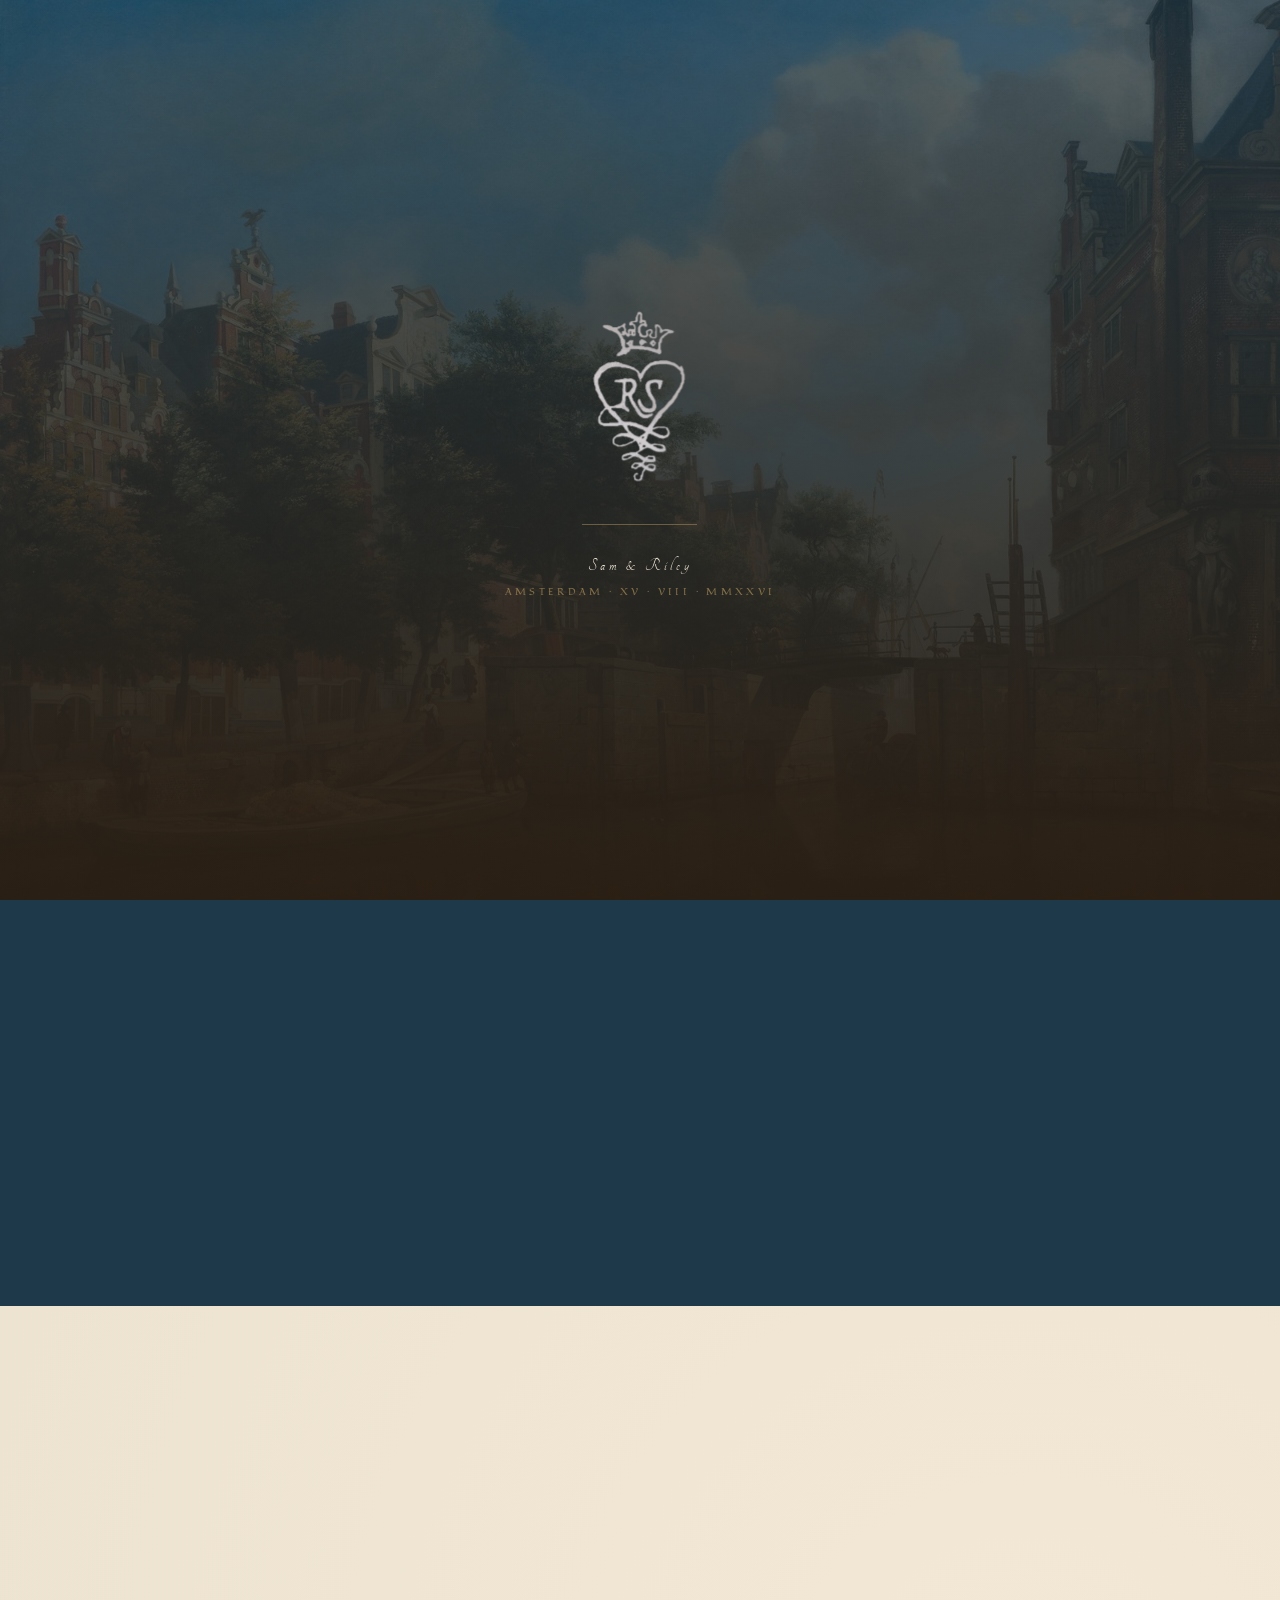
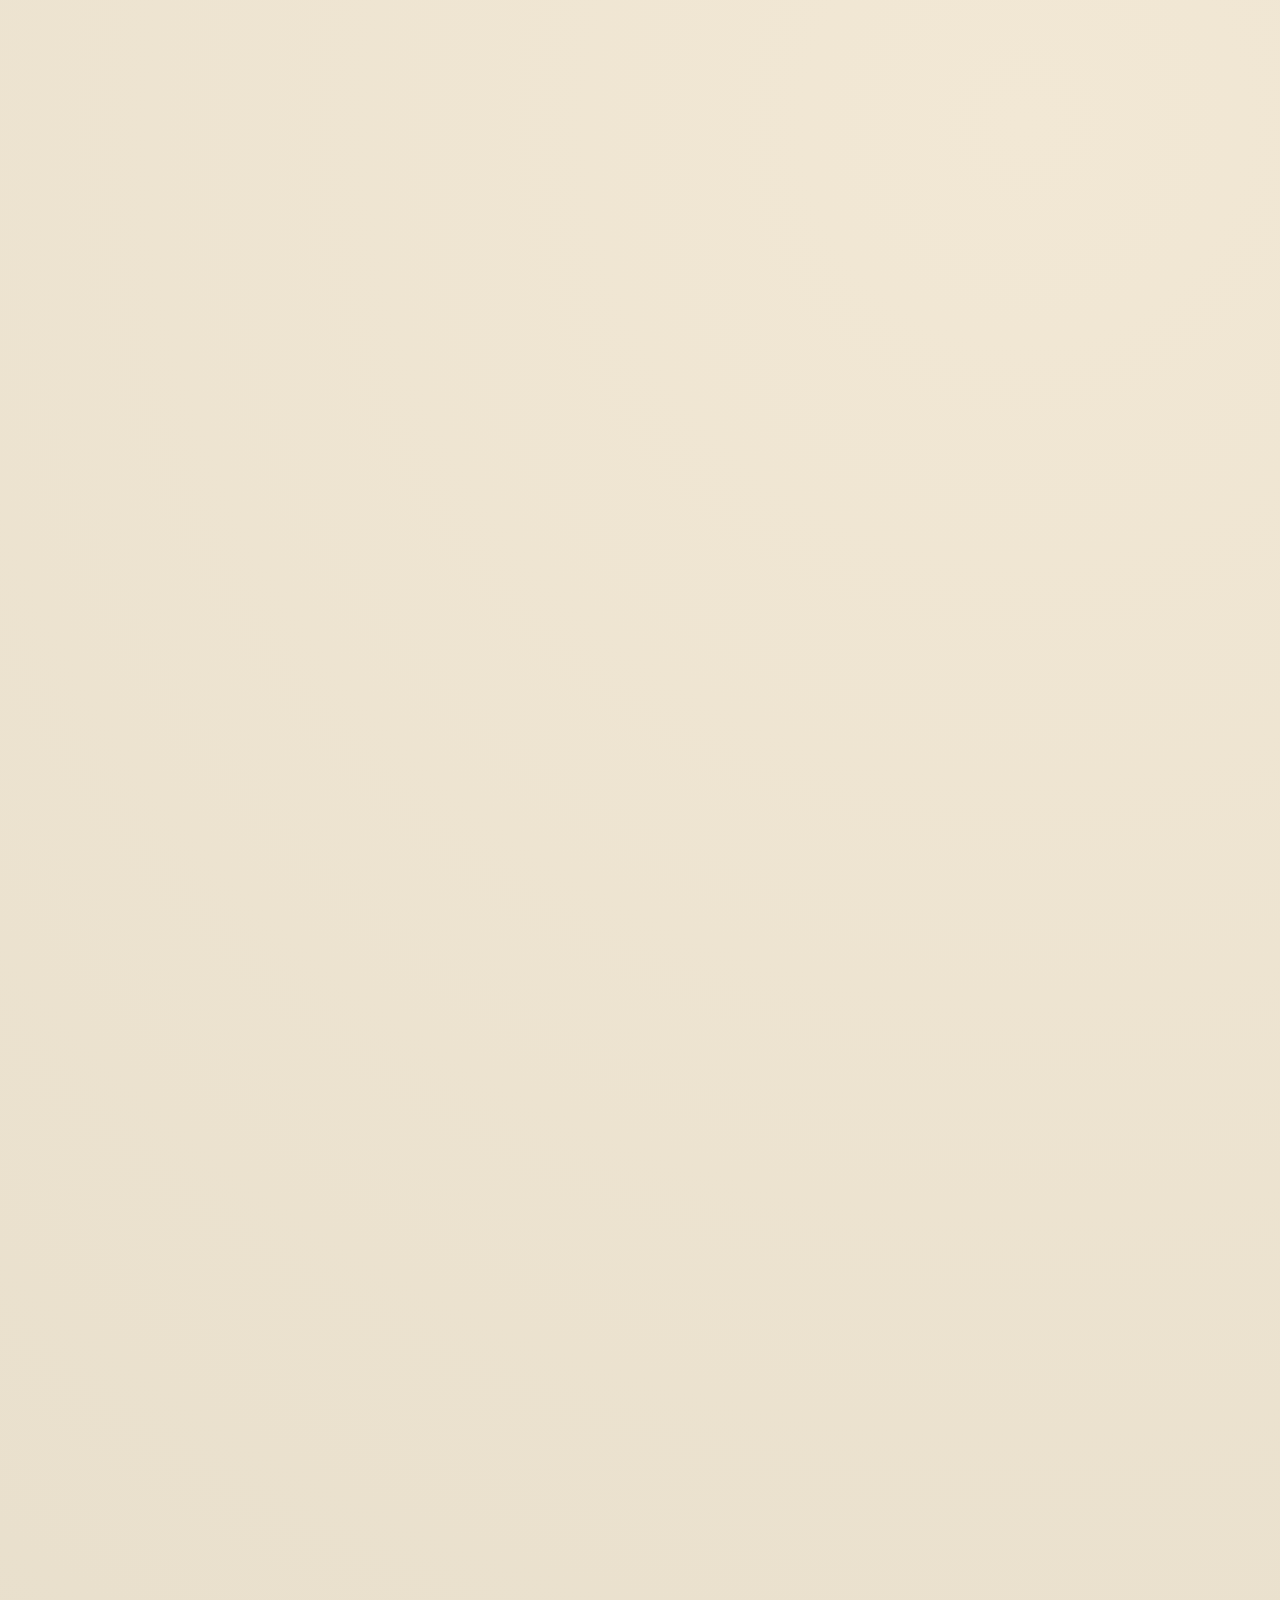
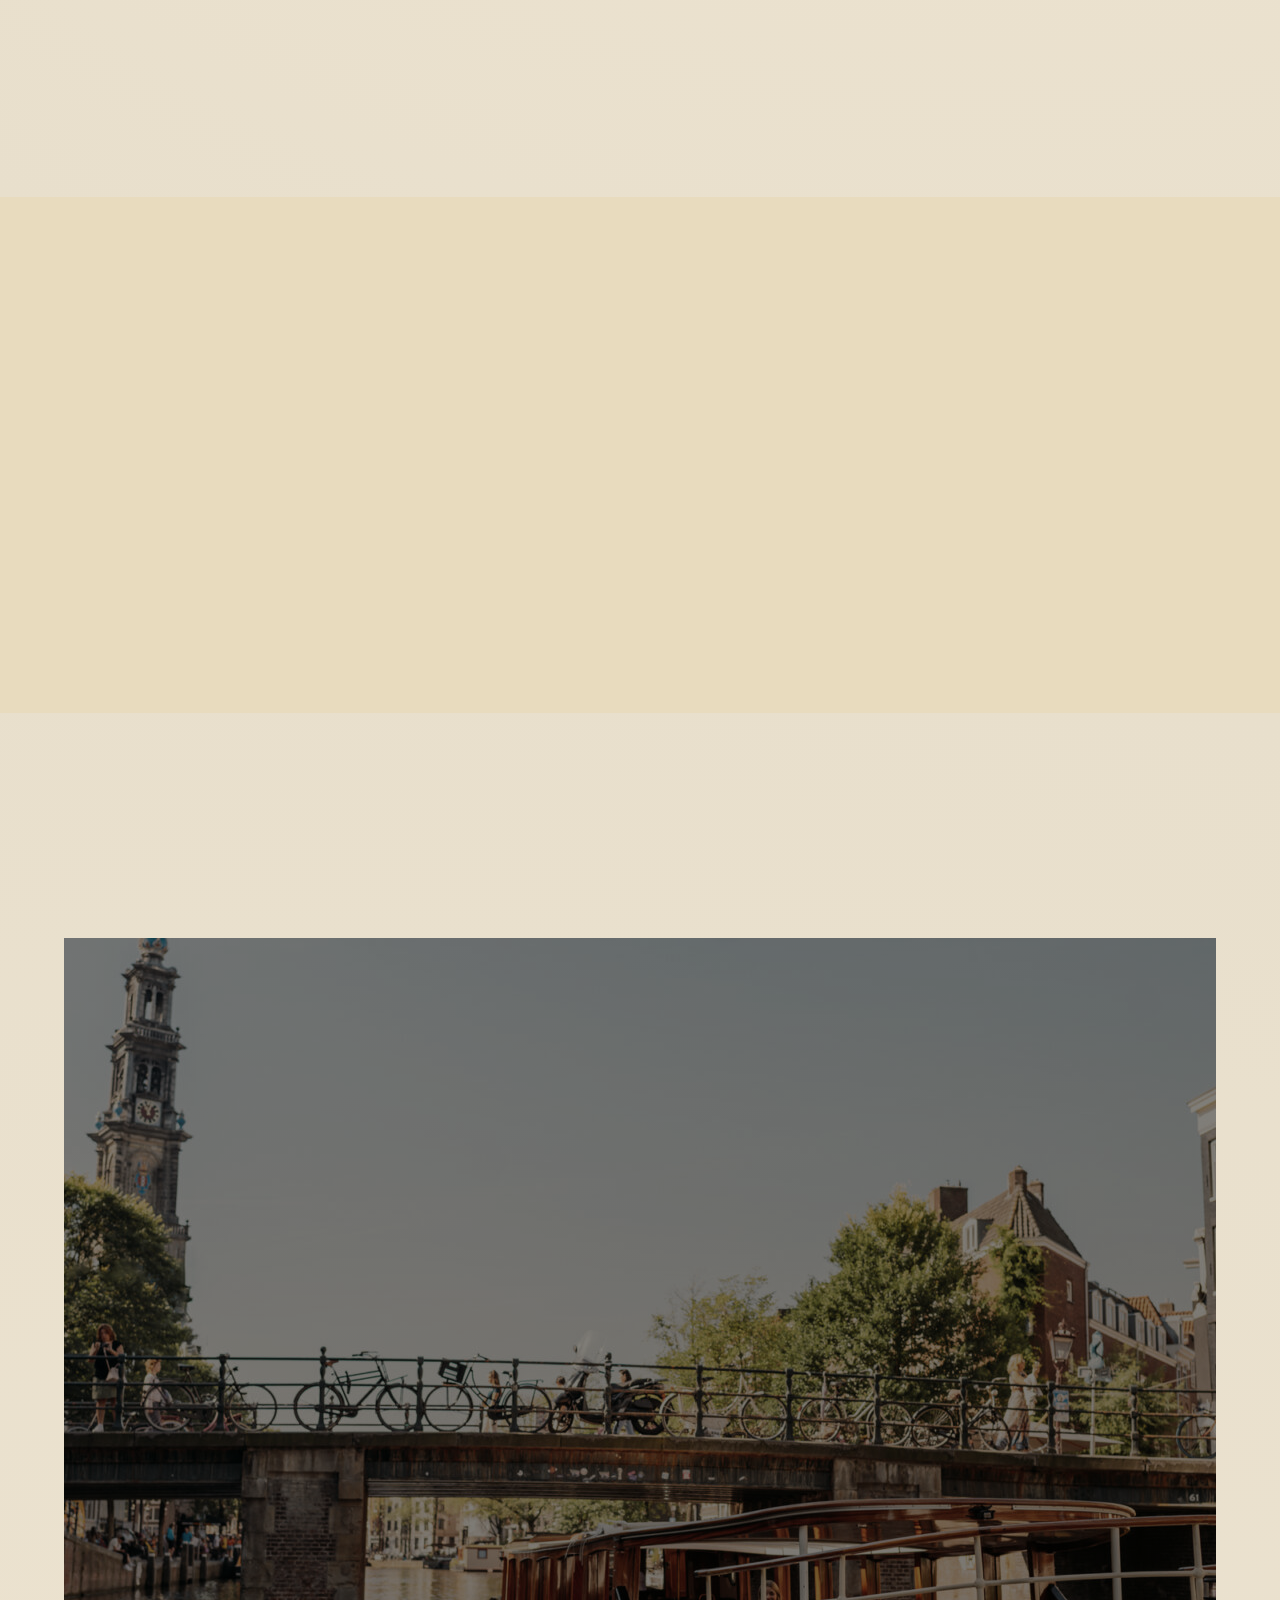
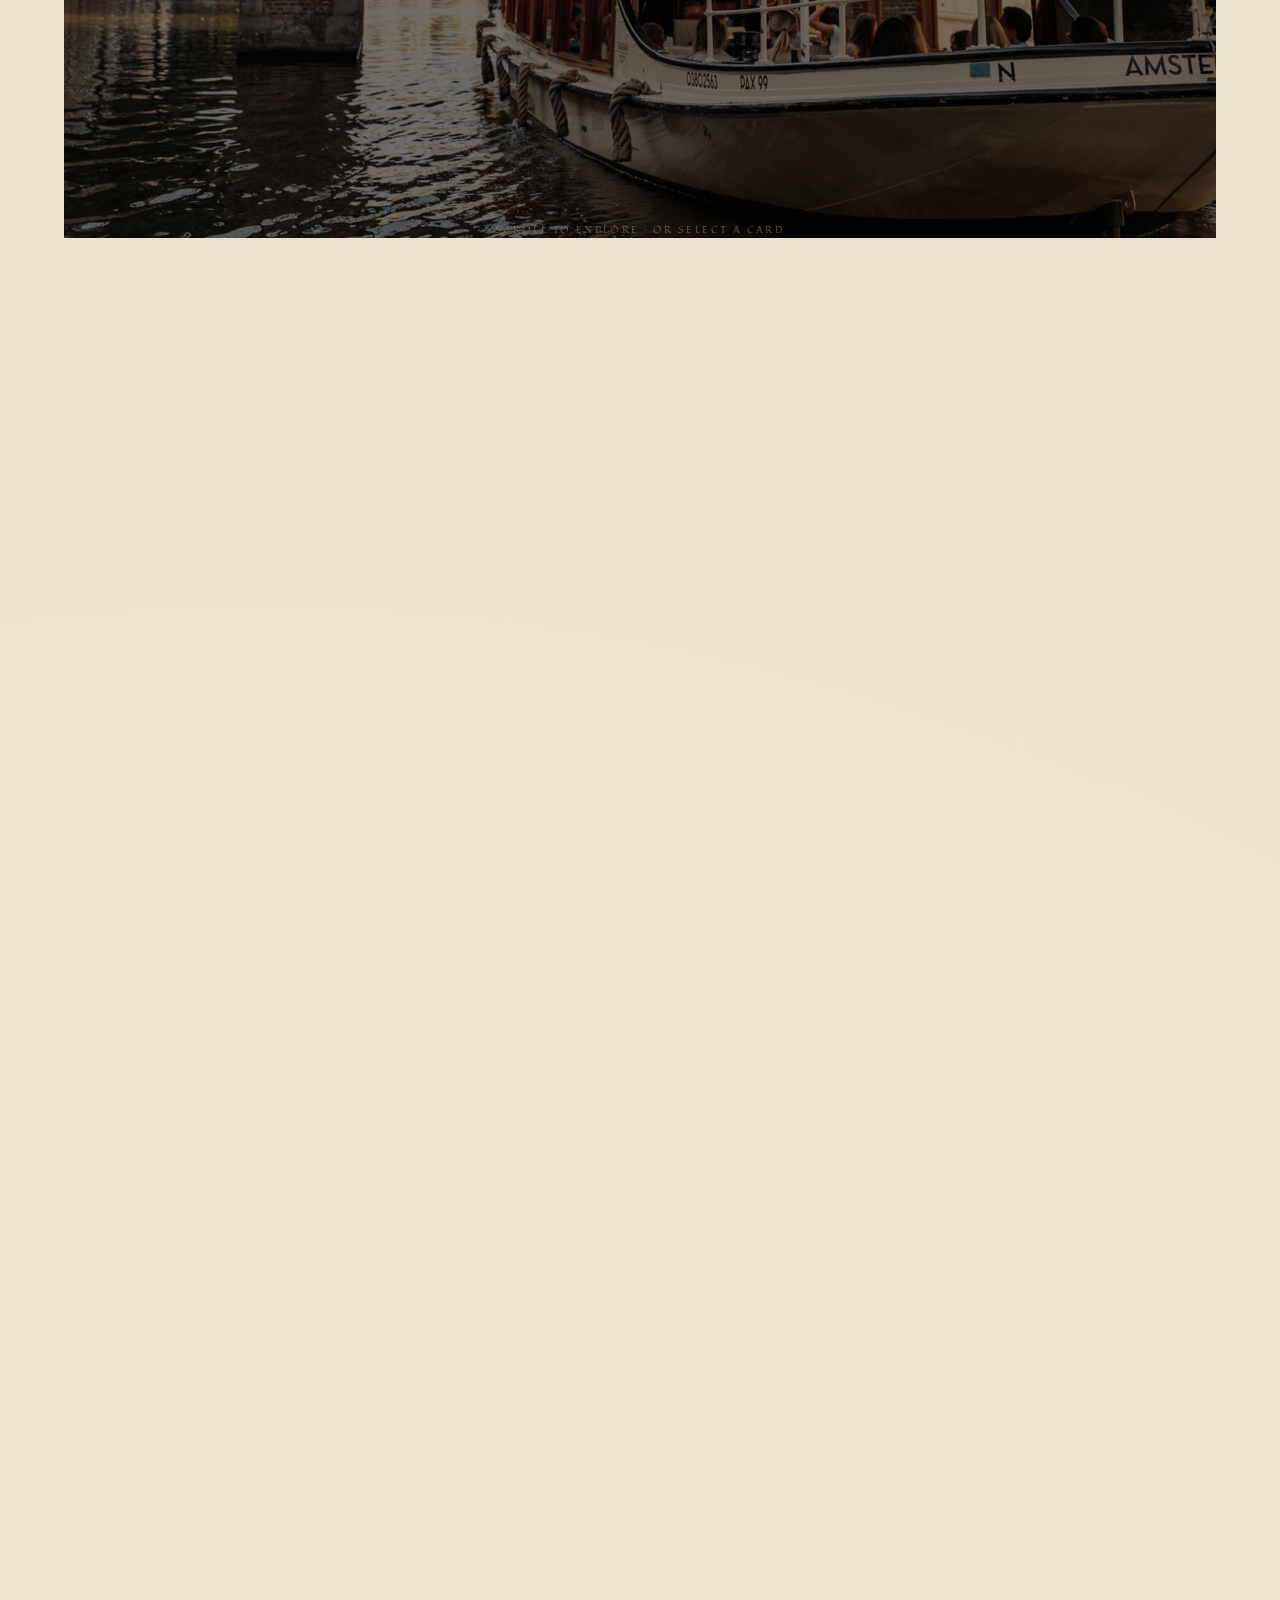
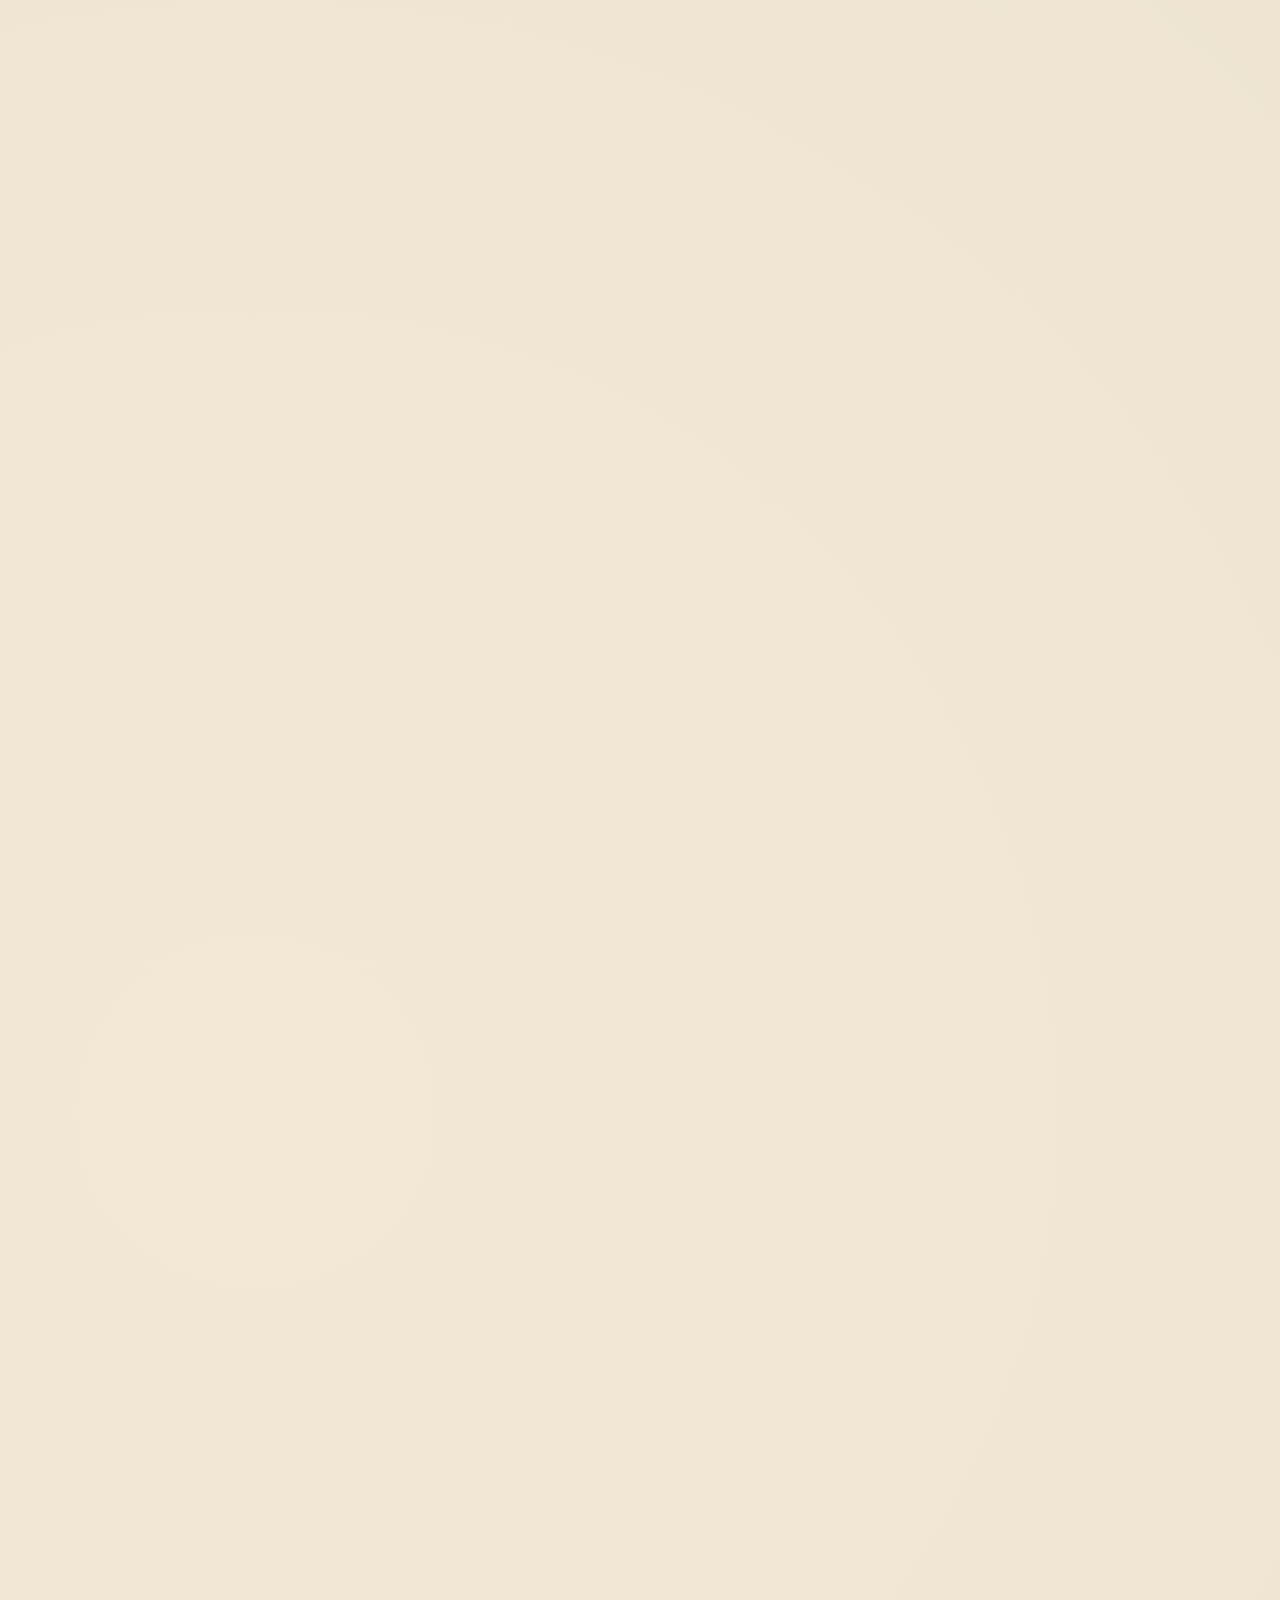
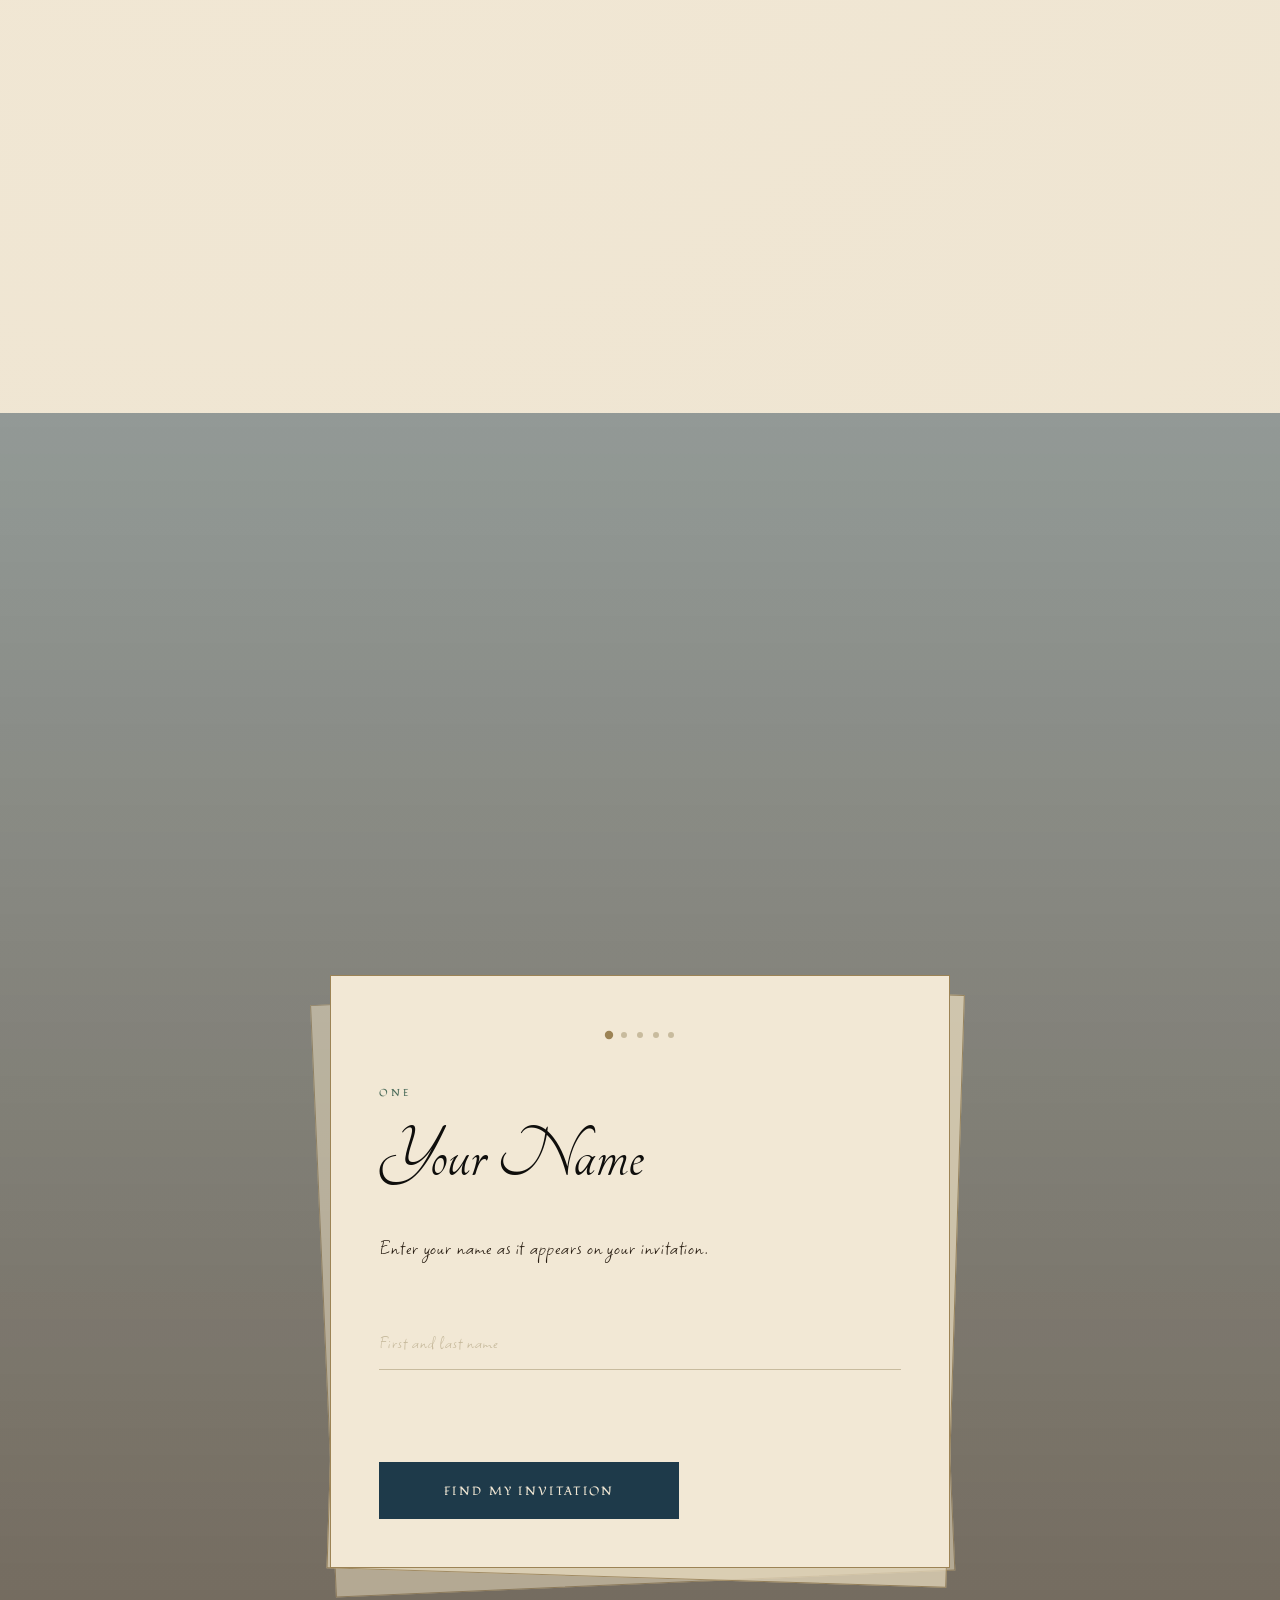
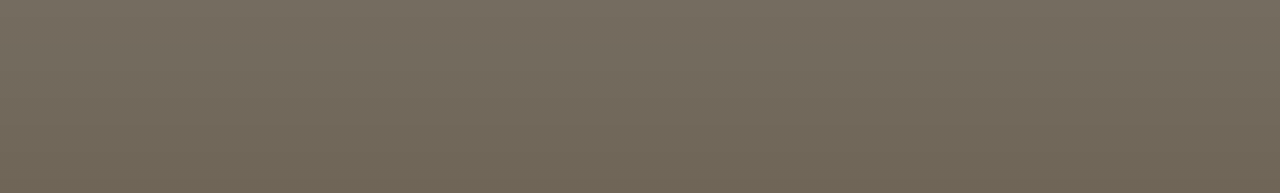
<file: events/index.html>
<!DOCTYPE html>
<html lang="en">
<head>
    <meta charset="UTF-8">
    <meta http-equiv="refresh" content="0; url=/#events">
    <link rel="canonical" href="https://rileyandsam.com/#events">
    <title>The Weekend — Gibson &amp; Messer</title>
</head>
<body>
    <script>window.location.replace('/#events');</script>
</body>
</html>
</file>
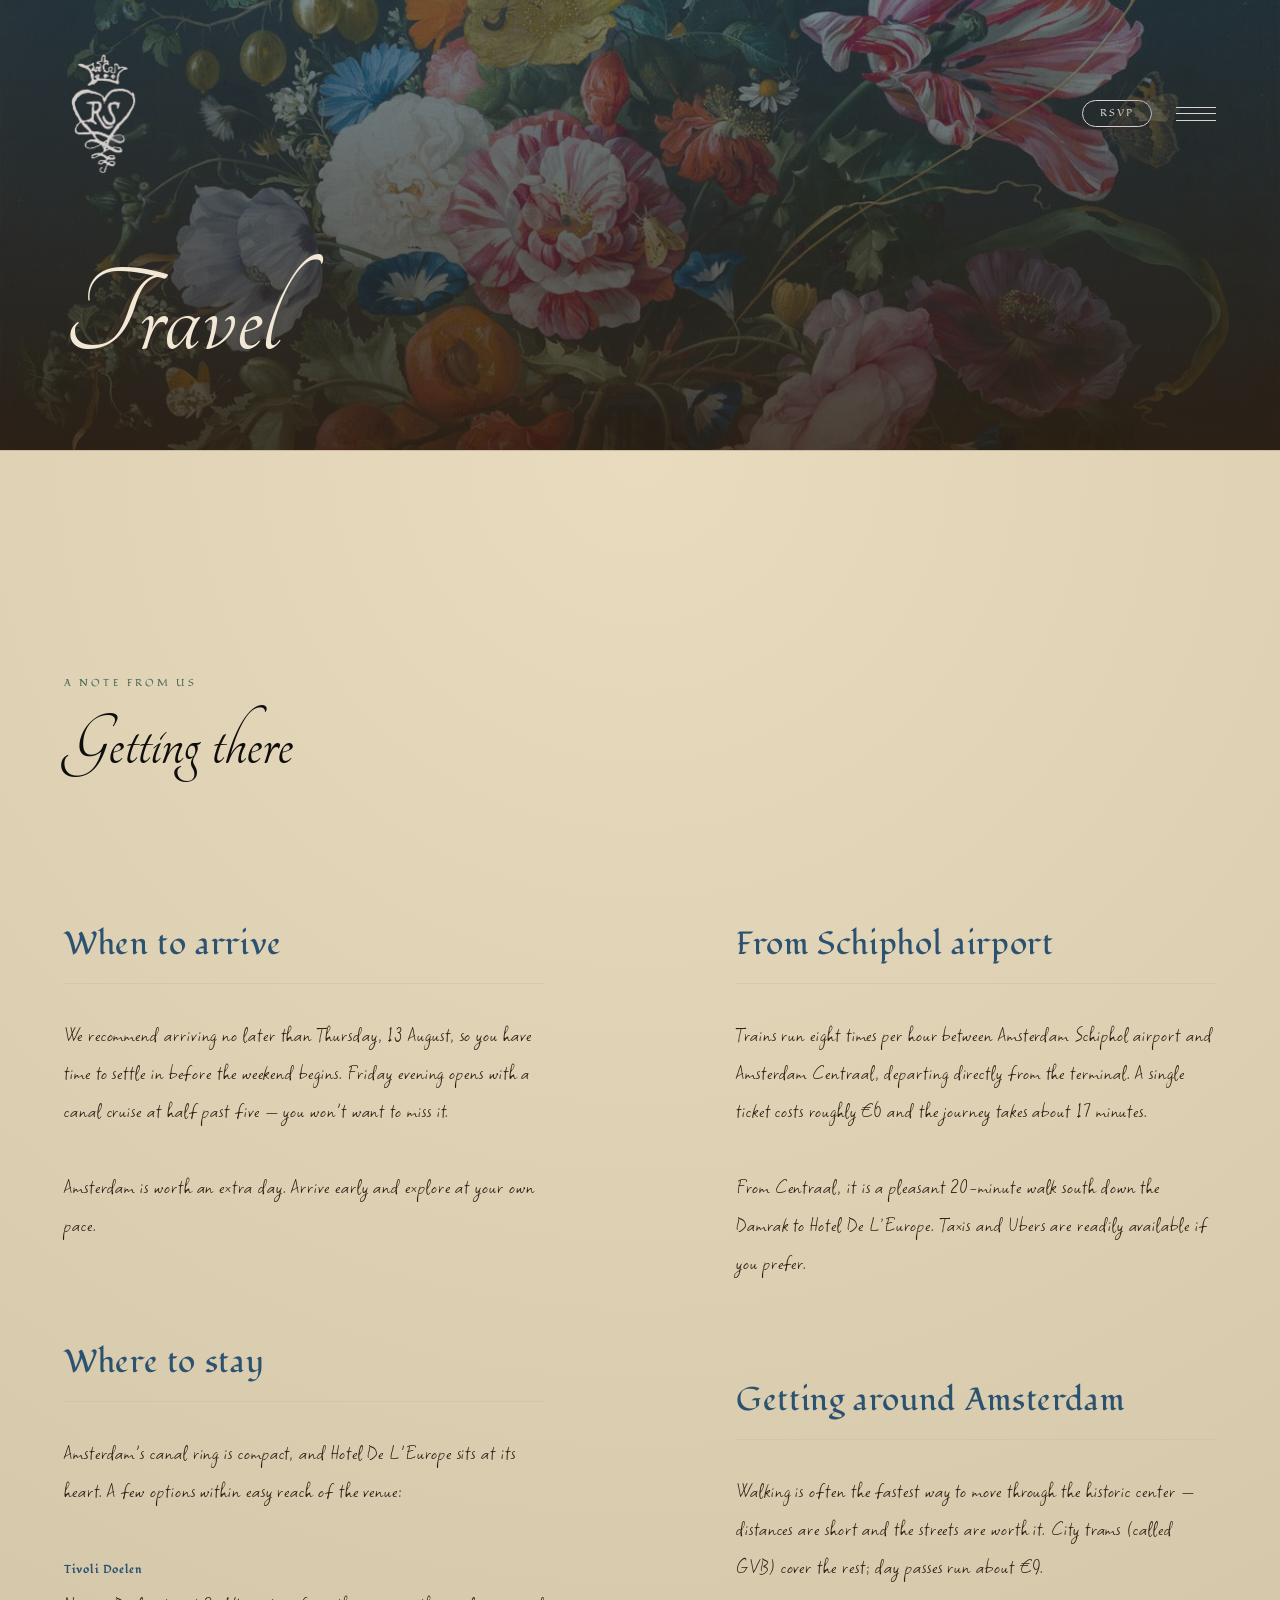
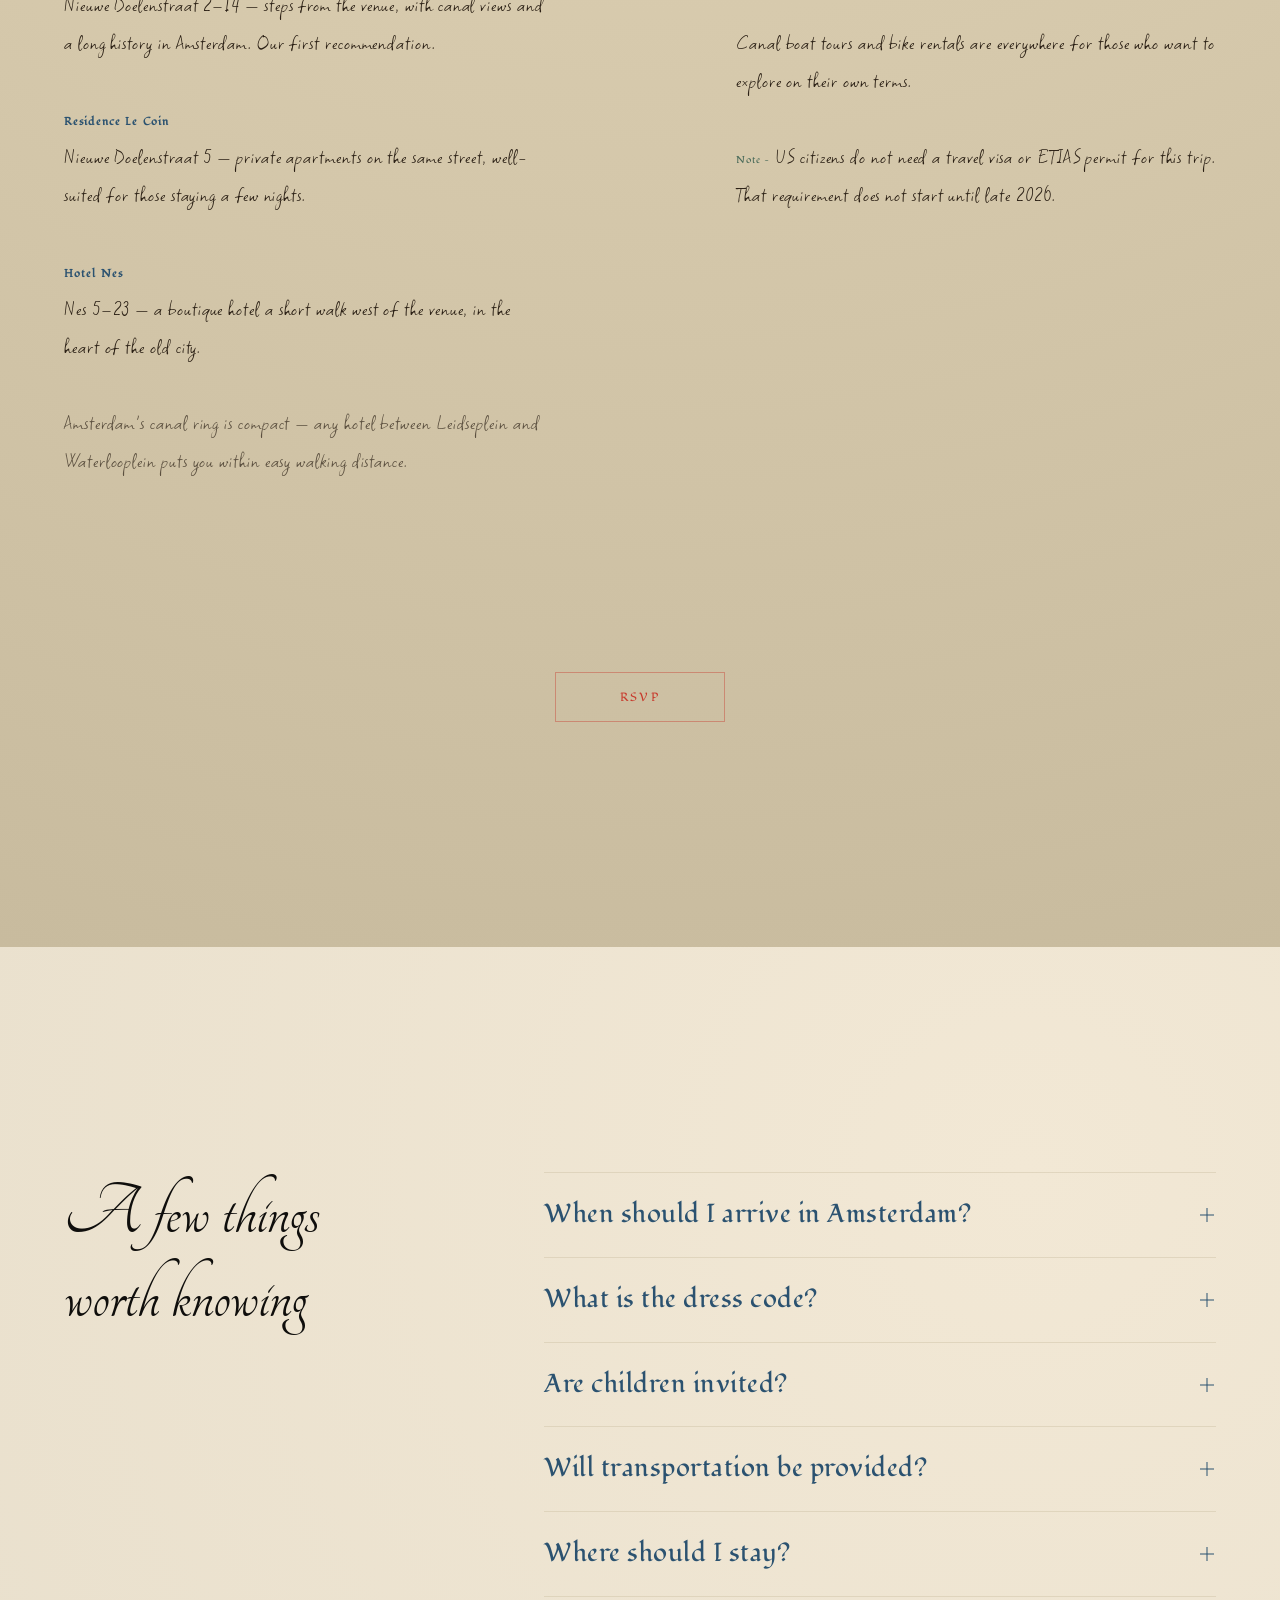
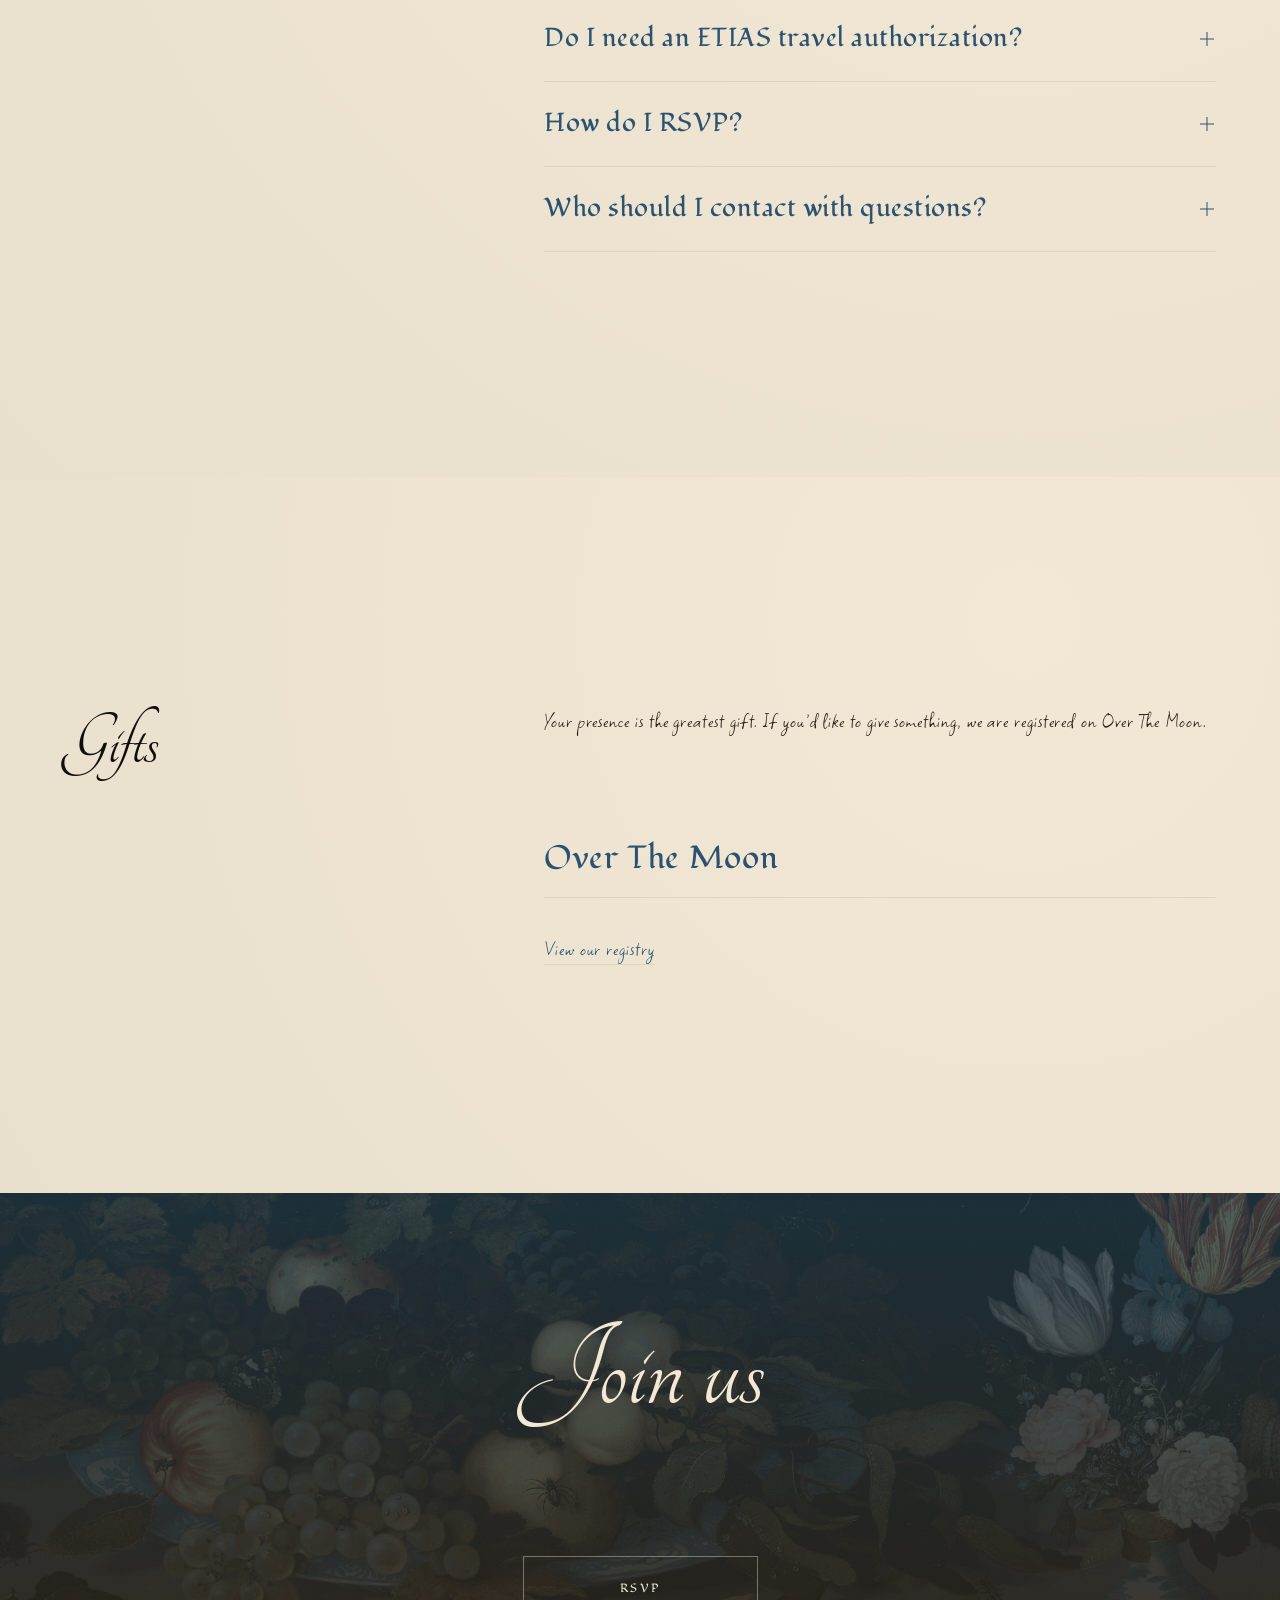
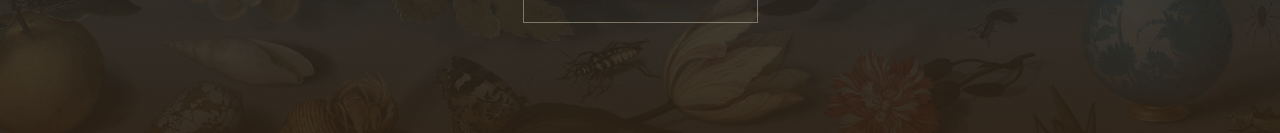
<file: faq/index.html>
<!DOCTYPE html>
<html lang="en">
<head>
    <meta charset="UTF-8">
    <meta http-equiv="refresh" content="0; url=/info/">
    <link rel="canonical" href="https://rileyandsam.com/info/">
    <title>Info — Gibson &amp; Messer</title>
</head>
<body>
    <script>window.location.replace('/info/');</script>
</body>
</html>
</file>
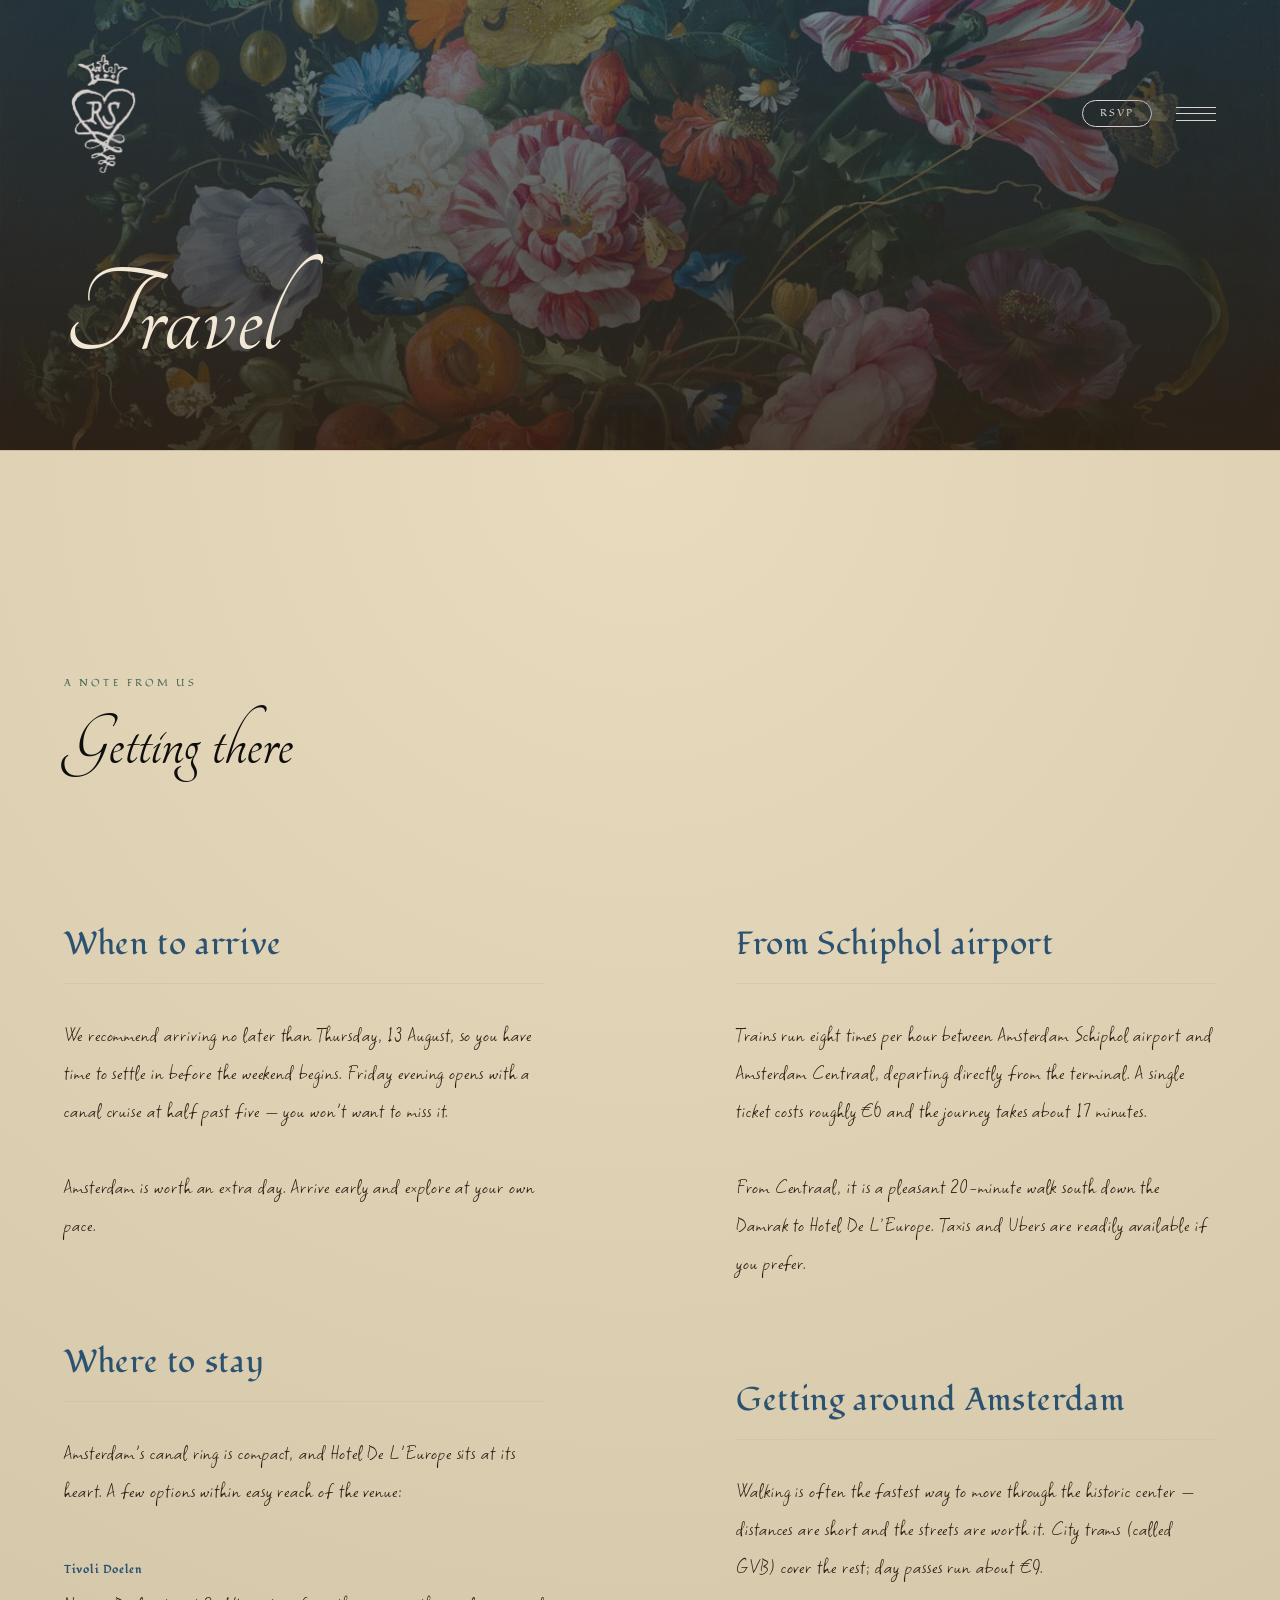
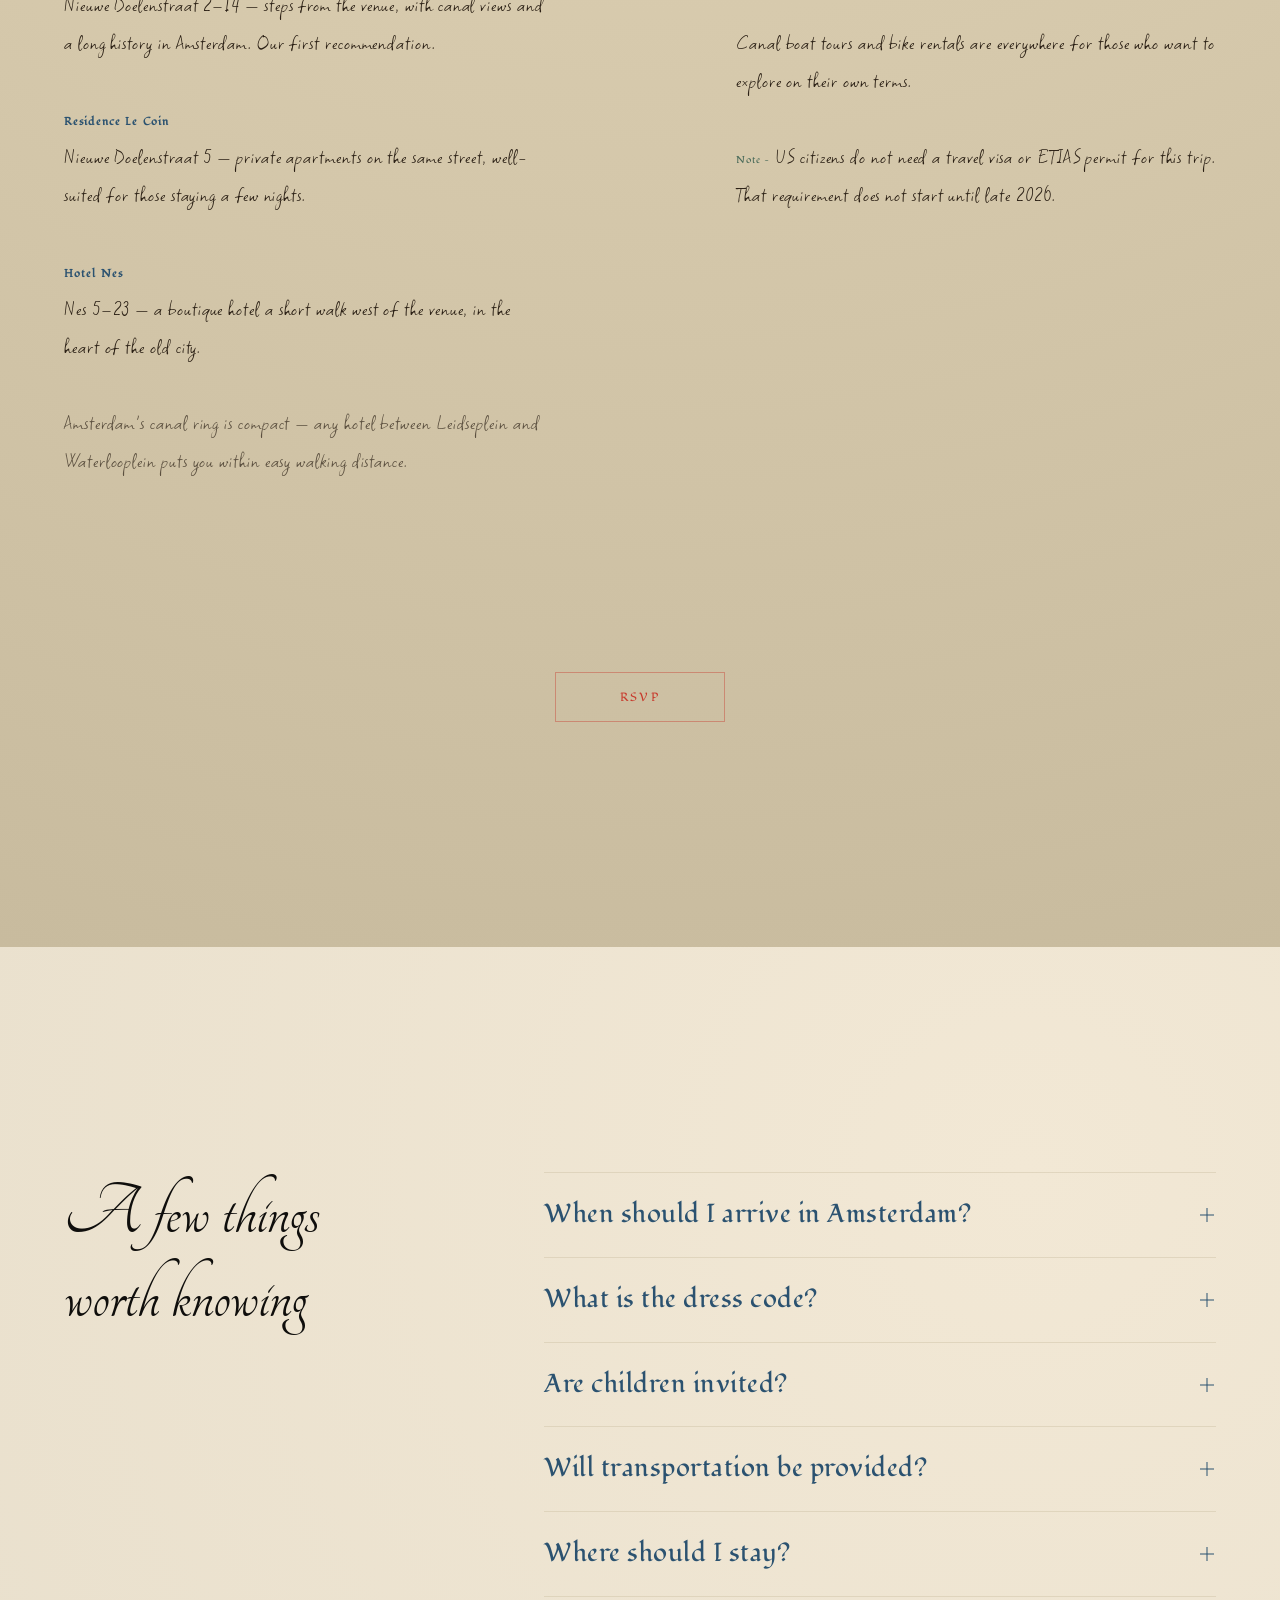
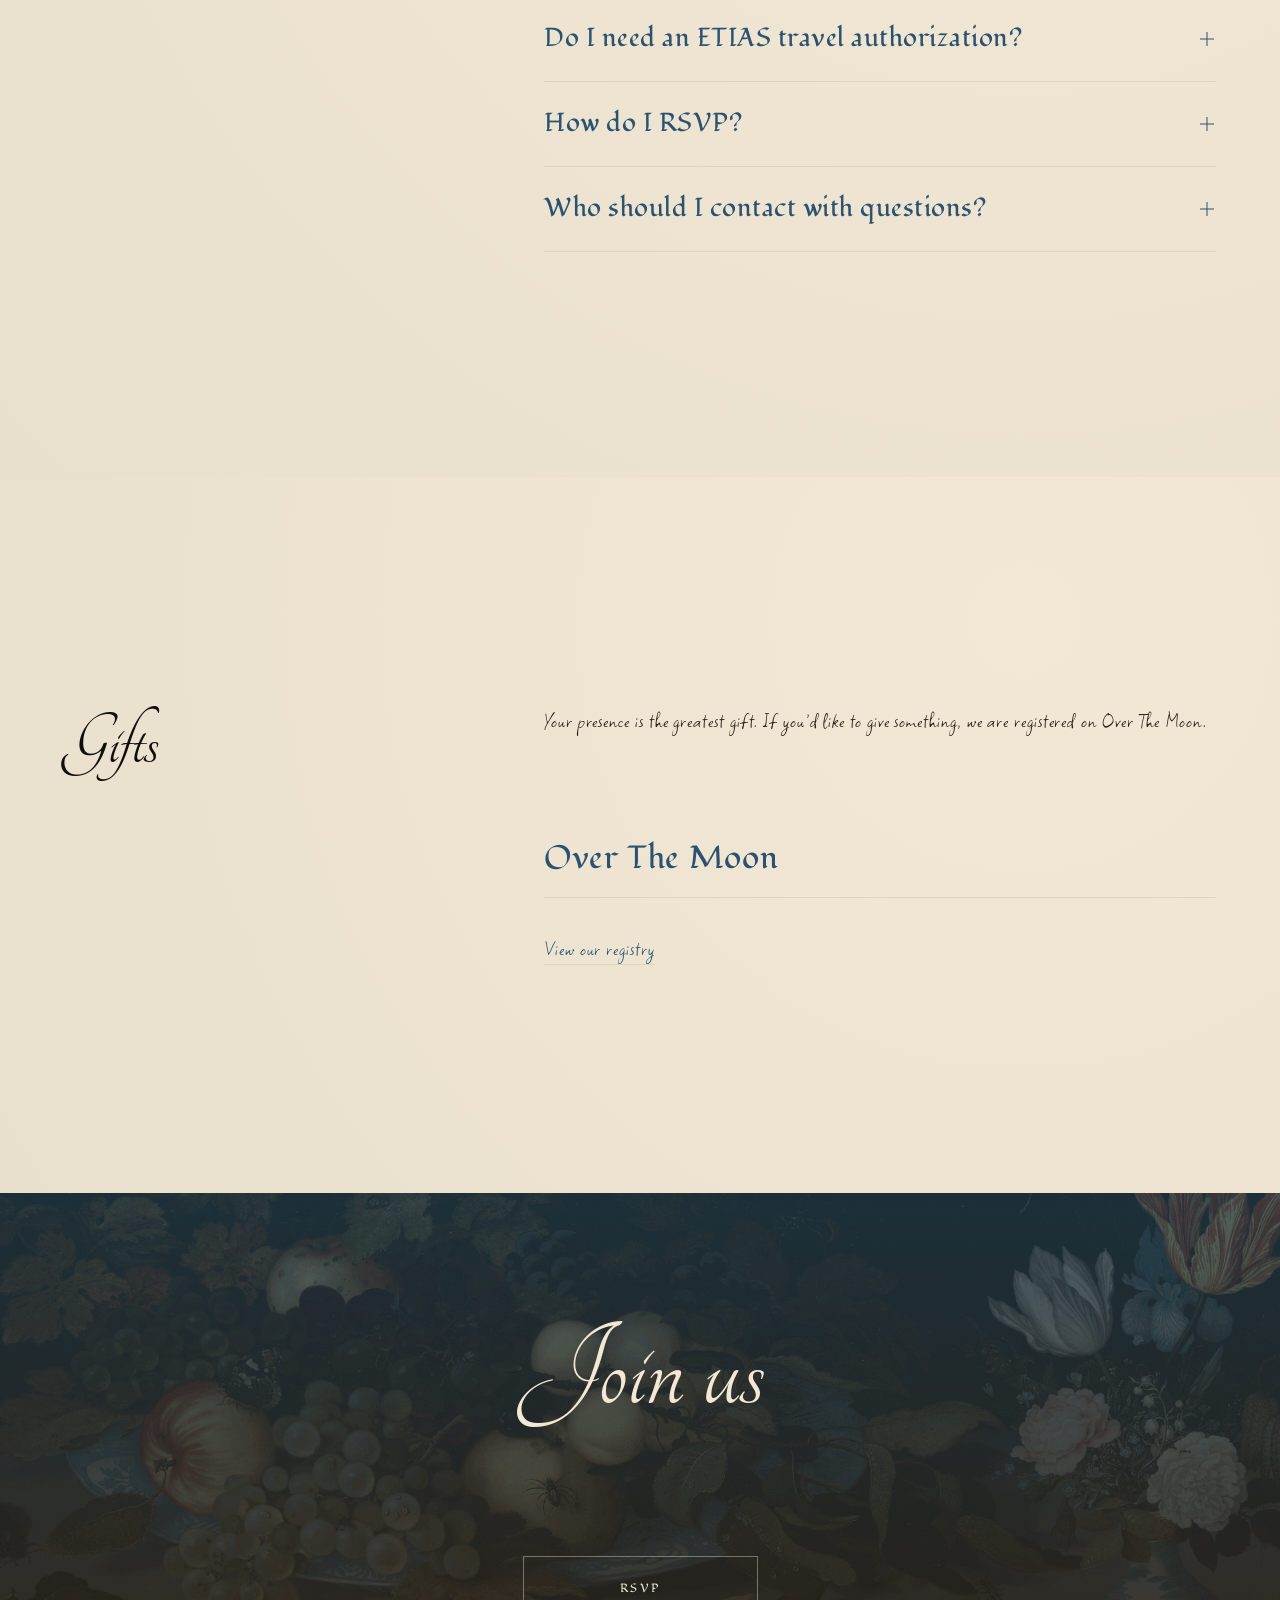
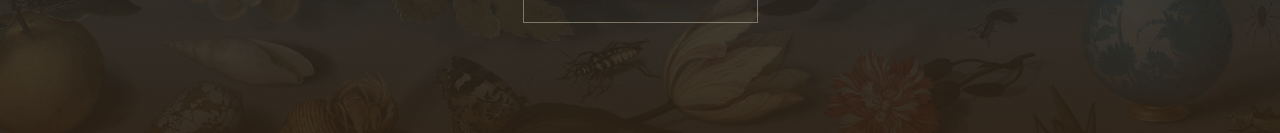
<file: info/index.html>
<!DOCTYPE html>
<html lang="en">
<head>
    <meta charset="UTF-8">
    <meta name="viewport" content="width=device-width, initial-scale=1.0">
    <meta name="description" content="Travel information, gift registry, and frequently asked questions for the Gibson–Messer wedding in Amsterdam, August 2026.">
    <title>Travel — Gibson &amp; Messer</title>
    <meta property="og:title" content="Travel — Gibson & Messer">
    <meta property="og:description" content="Travel details, registry, and FAQs for the Gibson–Messer wedding.">
    <meta property="og:type" content="website">
    <meta property="og:url" content="https://rileyandsam.com/info/">
    <meta property="og:image" content="https://rileyandsam.com/assets/og-image.png">
    <meta property="og:image:width" content="1200">
    <meta property="og:image:height" content="630">
    <meta name="twitter:card" content="summary_large_image">
    <meta name="twitter:title" content="Travel — Gibson & Messer">
    <meta name="twitter:description" content="Travel details, registry, and FAQs for the Gibson–Messer wedding.">
    <link rel="icon" href="/assets/favicon.ico" sizes="any">
    <link rel="apple-touch-icon" href="/assets/apple-touch-icon.png">
    <link rel="preconnect" href="https://fonts.googleapis.com">
    <link rel="preconnect" href="https://fonts.gstatic.com" crossorigin>
    <link href="https://fonts.googleapis.com/css2?family=Fondamento&family=Square+Peg&family=Tangerine:wght@400;700&display=swap" rel="stylesheet">
    <link rel="stylesheet" href="../style.css">
</head>
<body>

    <a class="skip-link" href="#main">Skip to content</a>

    <div class="texture-overlay"></div>

    <div class="menu-overlay" id="menu-overlay">
        <div class="menu-grid">
            <div class="menu-col">
                <a href="/"      class="statement-font menu-link menu-close-trigger">Home</a>
                <a href="/info/" class="statement-font menu-link menu-close-trigger active">Travel</a>
                <a href="/rsvp/" class="statement-font menu-link menu-close-trigger">RSVP</a>
            </div>
            <div class="menu-col">
            </div>
        </div>
    </div>

    <nav>
        <a href="/" class="nav-logo">
            <img src="../assets/monogram.png" alt="Gibson &amp; Messer Monogram">
        </a>
        <div class="nav-right">
            <a href="/rsvp/" class="nav-rsvp subheader-font">RSVP</a>
            <button class="hamburger" id="menu-toggle" aria-label="Toggle menu">
                <span></span><span></span><span></span>
            </button>
        </div>
    </nav>

    <main id="main">
        <section class="page-hero">
            <div class="page-hero-bg" style="background: linear-gradient(rgba(30,58,74,0.6), rgba(42,31,20,0.85)), url('../assets/Florals.jpg') center/cover no-repeat;"></div>
            <h1 class="statement-font reveal-up">Travel</h1>
        </section>

        <section class="travel-section">
            <div class="reveal-up">
                <p class="subheader-font" style="font-size:0.65rem;letter-spacing:0.3em;color:#4A6B5A;text-transform:uppercase;margin-bottom:0.75rem;">A note from us</p>
                <h2 class="statement-font section-title" style="top:0;">Getting there</h2>
            </div>

            <div class="travel-grid">
                <div class="travel-col">

                    <div class="travel-block reveal-up delay-1">
                        <h3 class="subheader-font travel-heading">When to arrive</h3>
                        <p class="body-font">We recommend arriving no later than Thursday, 13 August, so you have time to settle in before the weekend begins. Friday evening opens with a canal cruise at half past five — you won't want to miss it.<br><br>Amsterdam is worth an extra day. Arrive early and explore at your own pace.</p>
                    </div>

                    <div class="travel-block reveal-up delay-2">
                        <h3 class="subheader-font travel-heading">Where to stay</h3>
                        <p class="body-font">Amsterdam's canal ring is compact, and Hotel De L'Europe sits at its heart. A few options within easy reach of the venue:<br><br>
                        <strong style="font-family:'Fondamento',cursive;font-size:0.7rem;letter-spacing:0.1em;color:#2B5270;">Tivoli Doelen</strong><br>
                        Nieuwe Doelenstraat 2–14 &mdash; steps from the venue, with canal views and a long history in Amsterdam. Our first recommendation.<br><br>
                        <strong style="font-family:'Fondamento',cursive;font-size:0.7rem;letter-spacing:0.1em;color:#2B5270;">Residence Le Coin</strong><br>
                        Nieuwe Doelenstraat 5 &mdash; private apartments on the same street, well-suited for those staying a few nights.<br><br>
                        <strong style="font-family:'Fondamento',cursive;font-size:0.7rem;letter-spacing:0.1em;color:#2B5270;">Hotel Nes</strong><br>
                        Nes 5–23 &mdash; a boutique hotel a short walk west of the venue, in the heart of the old city.<br><br>
                        <span style="opacity:0.7;">Amsterdam's canal ring is compact — any hotel between Leidseplein and Waterlooplein puts you within easy walking distance.</span></p>
                    </div>

                </div>

                <div class="travel-col">

                    <div class="travel-block reveal-up delay-1">
                        <h3 class="subheader-font travel-heading">From Schiphol airport</h3>
                        <p class="body-font">Trains run eight times per hour between Amsterdam Schiphol airport and Amsterdam Centraal, departing directly from the terminal. A single ticket costs roughly &euro;6 and the journey takes about 17 minutes.<br><br>From Centraal, it is a pleasant 20-minute walk south down the Damrak to Hotel De L&rsquo;Europe. Taxis and Ubers are readily available if you prefer.</p>
                    </div>

                    <div class="travel-block reveal-up delay-2">
                        <h3 class="subheader-font travel-heading">Getting around Amsterdam</h3>
                        <p class="body-font">Walking is often the fastest way to move through the historic center &mdash; distances are short and the streets are worth it. City trams (called GVB) cover the rest; day passes run about &euro;9.<br><br>Canal boat tours and bike rentals are everywhere for those who want to explore on their own terms.<br><br>
                        <span style="font-family:'Fondamento',cursive;font-size:0.65rem;letter-spacing:0.1em;color:#4A6B5A;">Note &mdash;</span> US citizens do not need a travel visa or ETIAS permit for this trip. That requirement does not start until late 2026.</p>
                    </div>

                </div>
            </div>

            <div class="section-rsvp-cta reveal-up">
                <a href="/rsvp/" class="subheader-font">RSVP</a>
            </div>
        </section>

        <section class="content-section">
            <div class="content-grid">
                <div class="reveal-up">
                    <h2 class="statement-font section-title">A few things worth knowing</h2>
                </div>
                <div class="faq-list reveal-up">

                    <div class="faq-item">
                        <button class="faq-question subheader-font" aria-expanded="false">
                            When should I arrive in Amsterdam?
                            <span class="faq-icon" aria-hidden="true"></span>
                        </button>
                        <div class="faq-answer body-font">
                            <p>We recommend arriving Thursday the 13th or Friday the 14th at the latest. The weekend begins Friday evening with a canal cruise at half past five and a welcome party at seven. Arriving a day early gives you time to settle in, explore the city, and be genuinely present when things begin.</p>
                        </div>
                    </div>

                    <div class="faq-item">
                        <button class="faq-question subheader-font" aria-expanded="false">
                            What is the dress code?
                            <span class="faq-icon" aria-hidden="true"></span>
                        </button>
                        <div class="faq-answer body-font">
                            <p><span style="font-family:'Fondamento',cursive;font-size:0.7rem;letter-spacing:0.1em;color:#2B5270;">Friday</span> &mdash; White party attire. Since there is no bride at this wedding, everyone gets to wear white. Have fun with it.<br><br><span style="font-family:'Fondamento',cursive;font-size:0.7rem;letter-spacing:0.1em;color:#2B5270;">Saturday</span> &mdash; Black tie or dressy cocktail. Gentlemen in a tux or a sharp summer suit. Ladies in a floor-length gown or cocktail dress. It will be warm &mdash; Amsterdam in August &mdash; so lighter fabrics are a good idea.</p>
                        </div>
                    </div>

                    <div class="faq-item">
                        <button class="faq-question subheader-font" aria-expanded="false">
                            Are children invited?
                            <span class="faq-icon" aria-hidden="true"></span>
                        </button>
                        <div class="faq-answer body-font">
                            <p>Please reach out to Sam or Riley directly and we&rsquo;ll take care of it.</p>
                        </div>
                    </div>

                    <div class="faq-item">
                        <button class="faq-question subheader-font" aria-expanded="false">
                            Will transportation be provided?
                            <span class="faq-icon" aria-hidden="true"></span>
                        </button>
                        <div class="faq-answer body-font">
                            <p>We&rsquo;ll arrange transportation for all guests between the Saturday ceremony and the reception at Freddy&rsquo;s Bar. Details to follow closer to the date.<br><br>For all other travel, Amsterdam&rsquo;s historic center is very walkable and taxis are plentiful. See the travel section above for full details.</p>
                        </div>
                    </div>

                    <div class="faq-item">
                        <button class="faq-question subheader-font" aria-expanded="false">
                            Where should I stay?
                            <span class="faq-icon" aria-hidden="true"></span>
                        </button>
                        <div class="faq-answer body-font">
                            <p>We recommend Tivoli Doelen or Residence Le Coin &mdash; both are on Nieuwe Doelenstraat, a five-minute walk from Hotel De L&rsquo;Europe. Hotel Nes is another good option slightly further west.<br><br>Full recommendations with addresses are in the travel section above.</p>
                        </div>
                    </div>

                    <div class="faq-item">
                        <button class="faq-question subheader-font" aria-expanded="false">
                            Do I need an ETIAS travel authorization?
                            <span class="faq-icon" aria-hidden="true"></span>
                        </button>
                        <div class="faq-answer body-font">
                            <p>No. The ETIAS travel authorization will not go into effect until late 2026 &mdash; no need to get it!</p>
                        </div>
                    </div>

                    <div class="faq-item">
                        <button class="faq-question subheader-font" aria-expanded="false">
                            How do I RSVP?
                            <span class="faq-icon" aria-hidden="true"></span>
                        </button>
                        <div class="faq-answer body-font">
                            <p>Visit the <a href="/rsvp/" class="inline-link">RSVP page</a> and enter your first and last name. Please respond by <strong>15 June 2026</strong>. If you have any trouble, email us directly and we will sort it out. Please contact Sam or Riley with any questions or concerns.</p>
                        </div>
                    </div>

                    <div class="faq-item">
                        <button class="faq-question subheader-font" aria-expanded="false">
                            Who should I contact with questions?
                            <span class="faq-icon" aria-hidden="true"></span>
                        </button>
                        <div class="faq-answer body-font">
                            <p>We&rsquo;re happy to help. Reach us at <a href="mailto:gibsonmesserwedding@gmail.com" class="inline-link">gibsonmesserwedding@gmail.com</a> and we&rsquo;ll get back to you right away.</p>
                        </div>
                    </div>

                </div>
            </div>
        </section>

        <section class="content-section" id="registry">
            <div class="content-grid">
                <div class="reveal-up">
                    <h2 class="statement-font section-title">Gifts</h2>
                </div>
                <div class="body-font">
                    <div class="content-block reveal-up">
                        <p>Your presence is the greatest gift. If you&rsquo;d like to give something, we are registered on Over The Moon.</p>
                    </div>

                    <div class="content-block reveal-up delay-1">
                        <h3 class="subheader-font content-heading">Over The Moon</h3>
                        <p><a href="https://overthemoon.com/apps/registry/gibson-messer-4e70" class="inline-link" target="_blank" rel="noopener noreferrer">View our registry</a></p>
                    </div>
                </div>
            </div>
        </section>

        <footer class="footer-cta" style="background: linear-gradient(rgba(30,58,74,0.7), rgba(42,31,20,0.9)), url('../assets/florals-2.png') center/cover no-repeat;">
            <h2 class="statement-font reveal-up">Join us</h2>
            <div class="reveal-up delay-1" style="margin-top: 3rem;">
                <a href="/rsvp/" class="footer-btn subheader-font">RSVP</a>
            </div>
        </footer>
    </main>

    <script src="../script.js"></script>
    <script src="/rsvp-modal.js"></script>
    <script>
        document.addEventListener('DOMContentLoaded', () => {
            document.querySelectorAll('.faq-question').forEach(btn => {
                btn.addEventListener('click', () => {
                    const answer = btn.nextElementSibling;
                    const isOpen = btn.getAttribute('aria-expanded') === 'true';
                    btn.setAttribute('aria-expanded', String(!isOpen));
                    answer.classList.toggle('is-open', !isOpen);
                });
            });
        });
    </script>
</body>
</html>
</file>
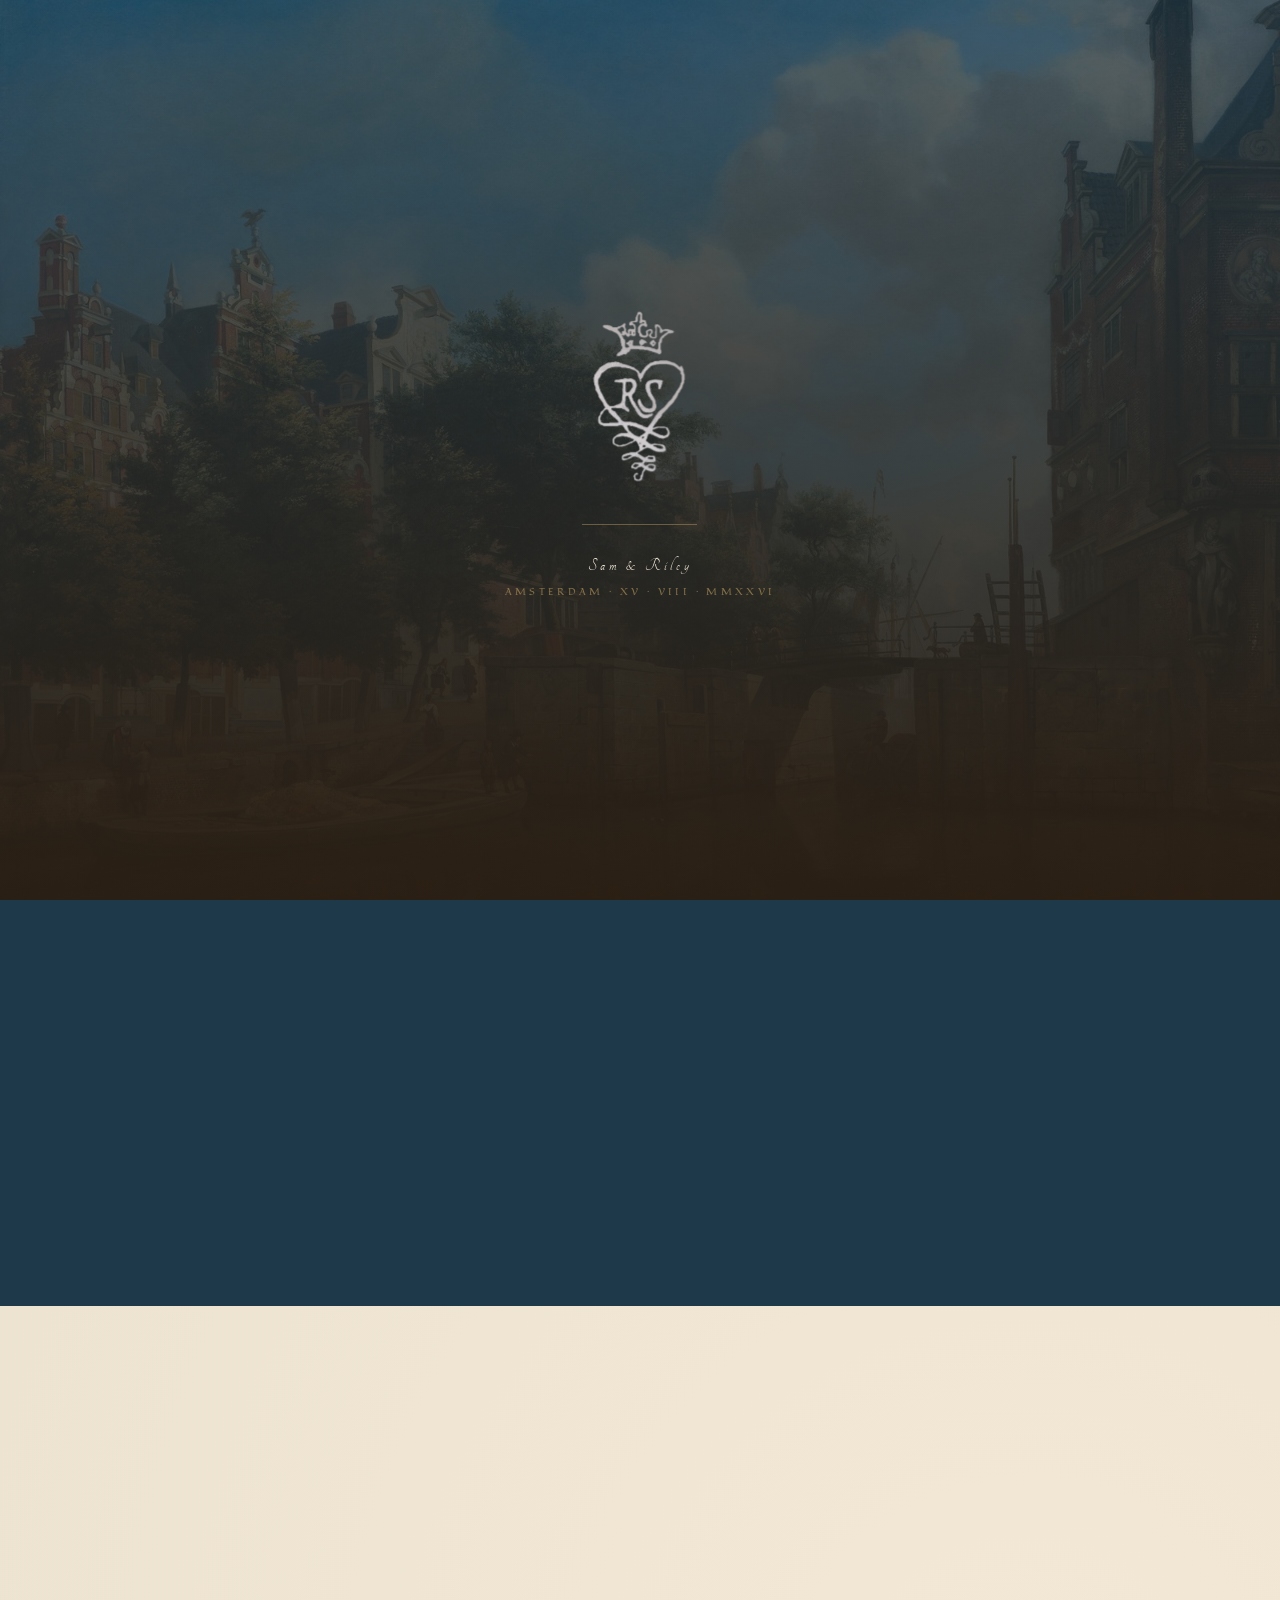
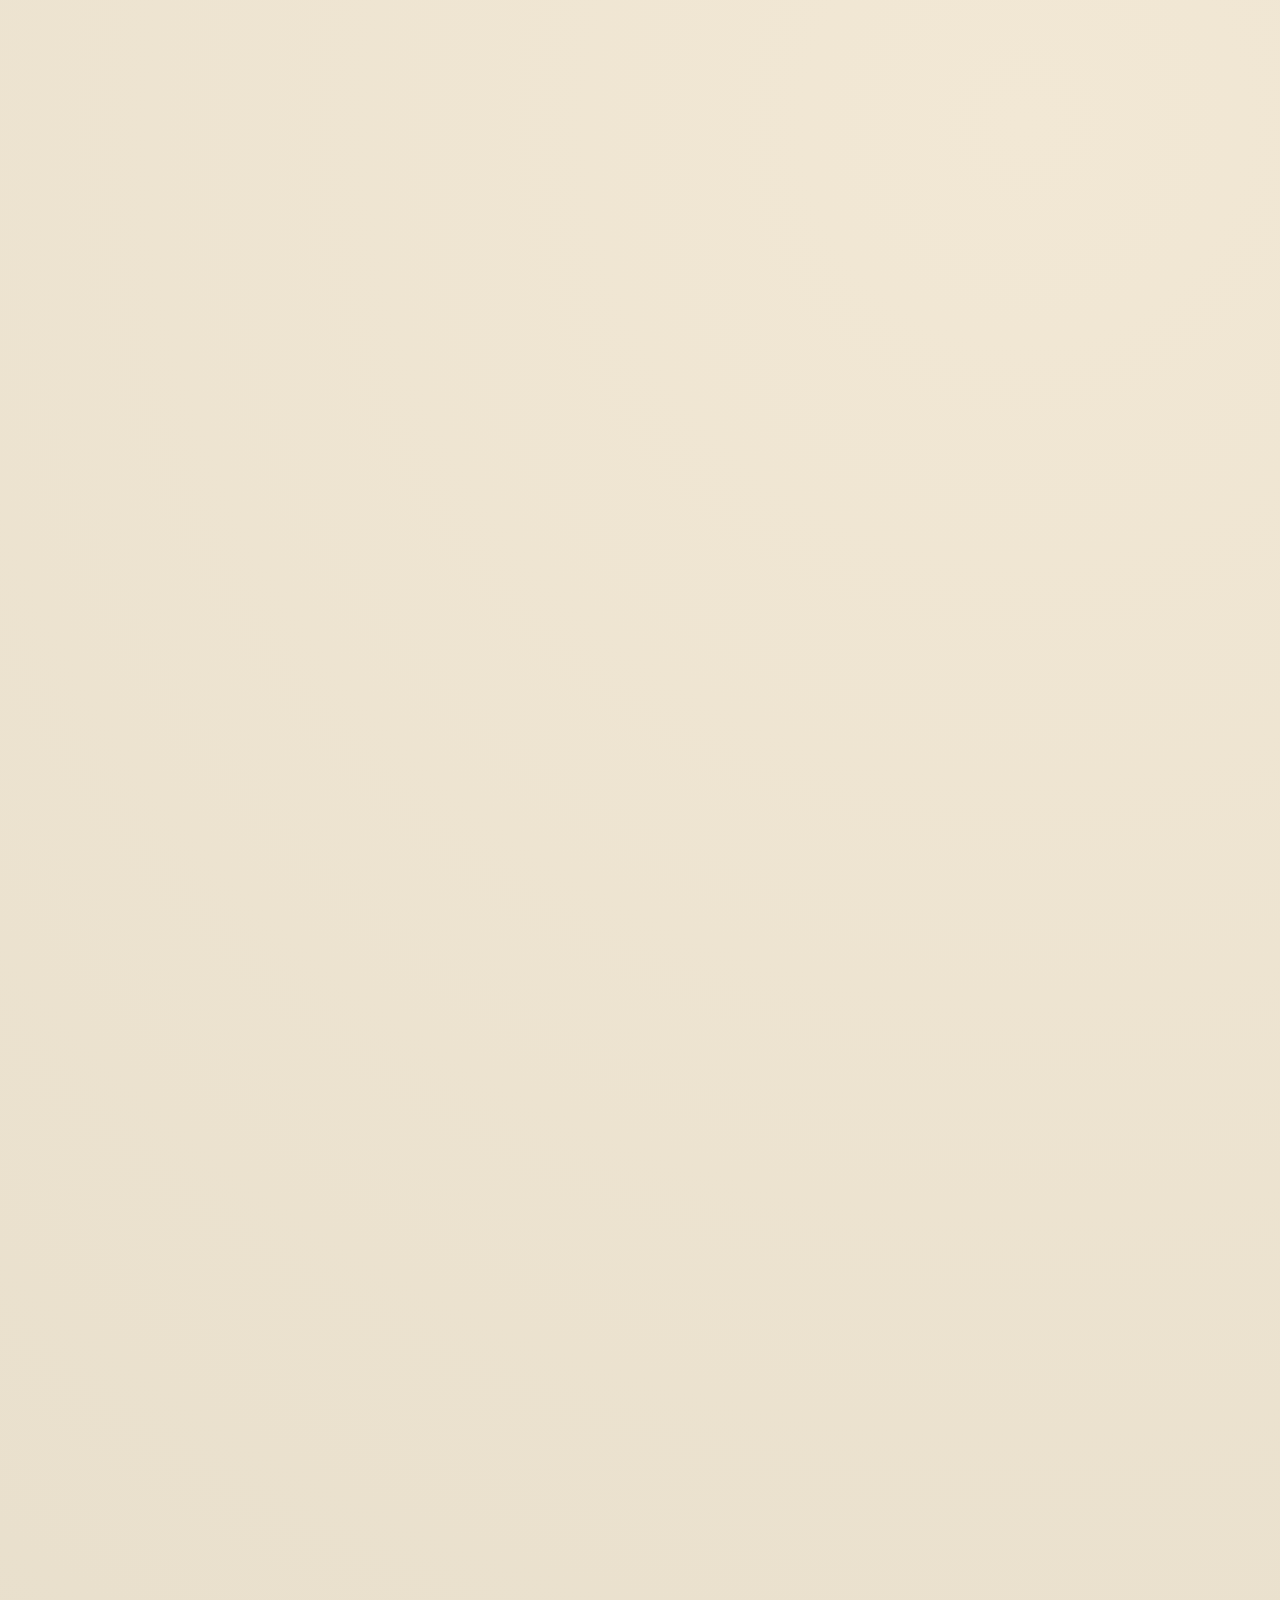
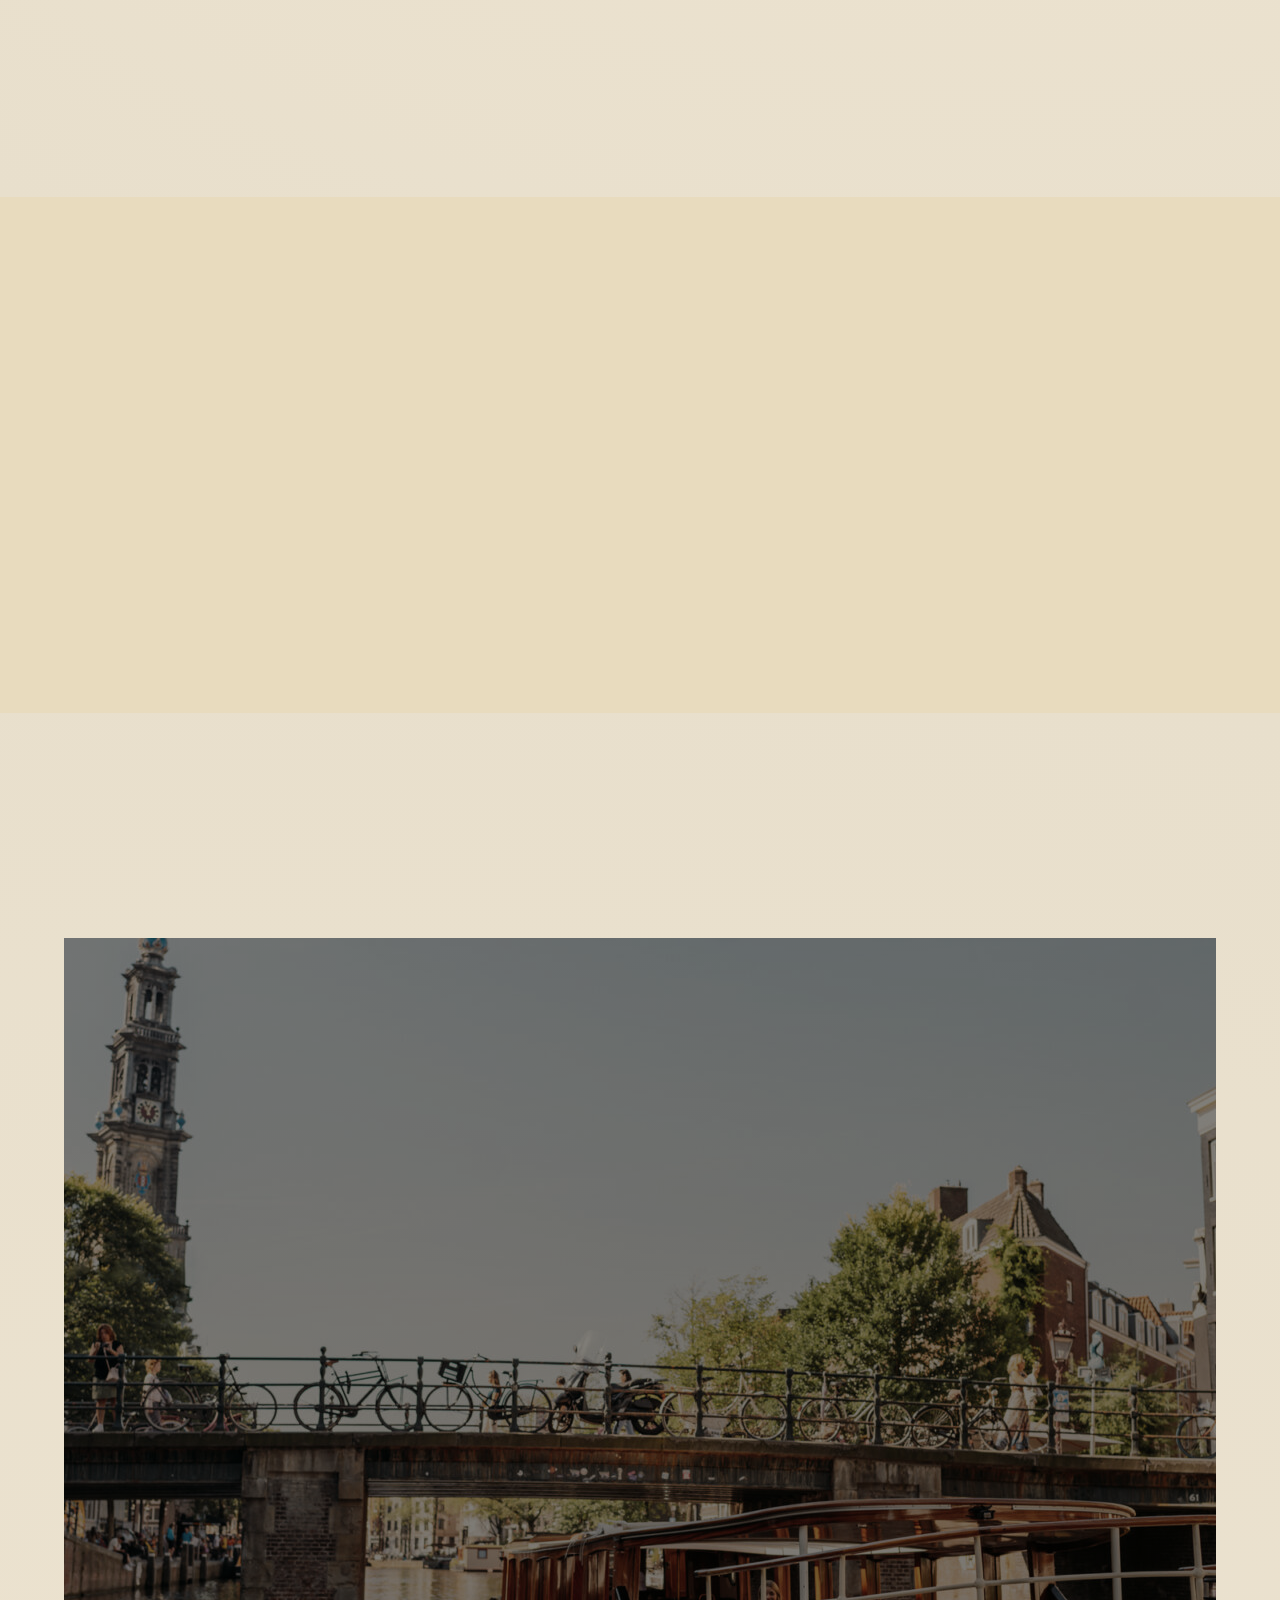
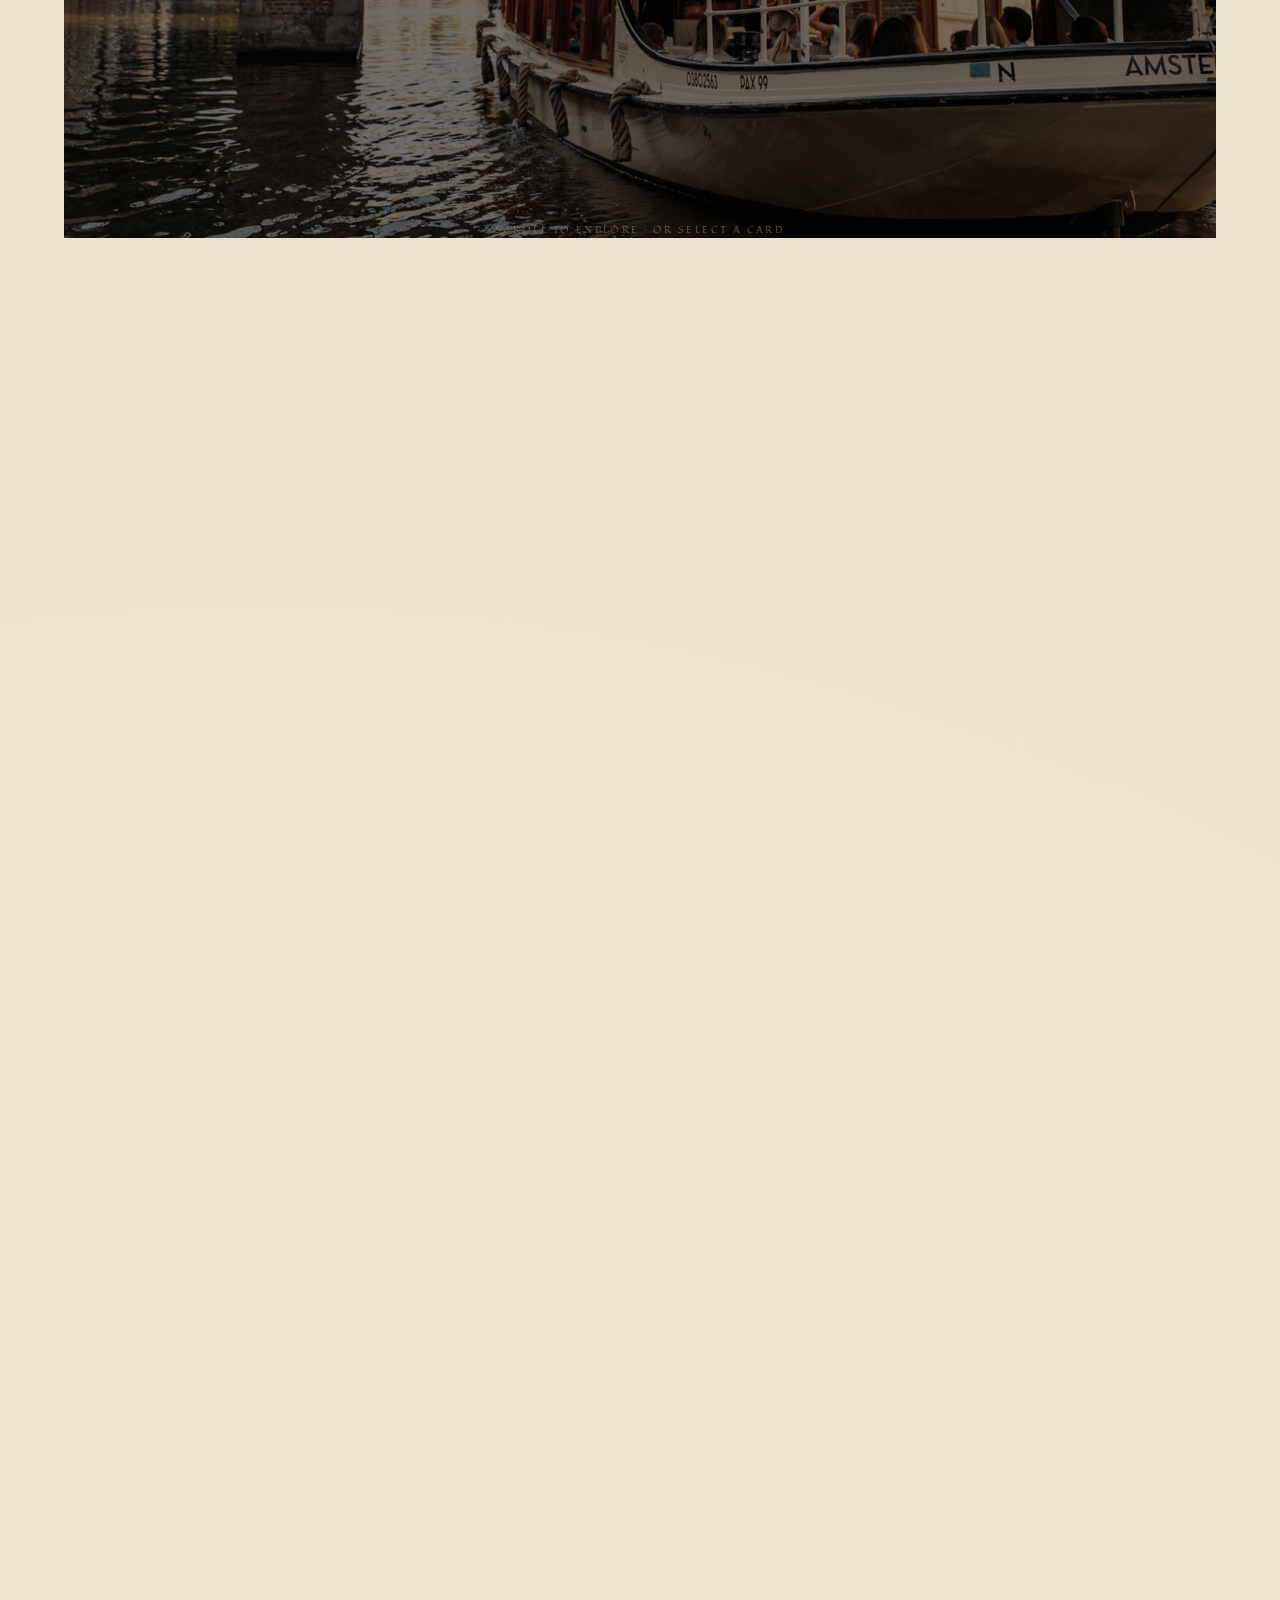
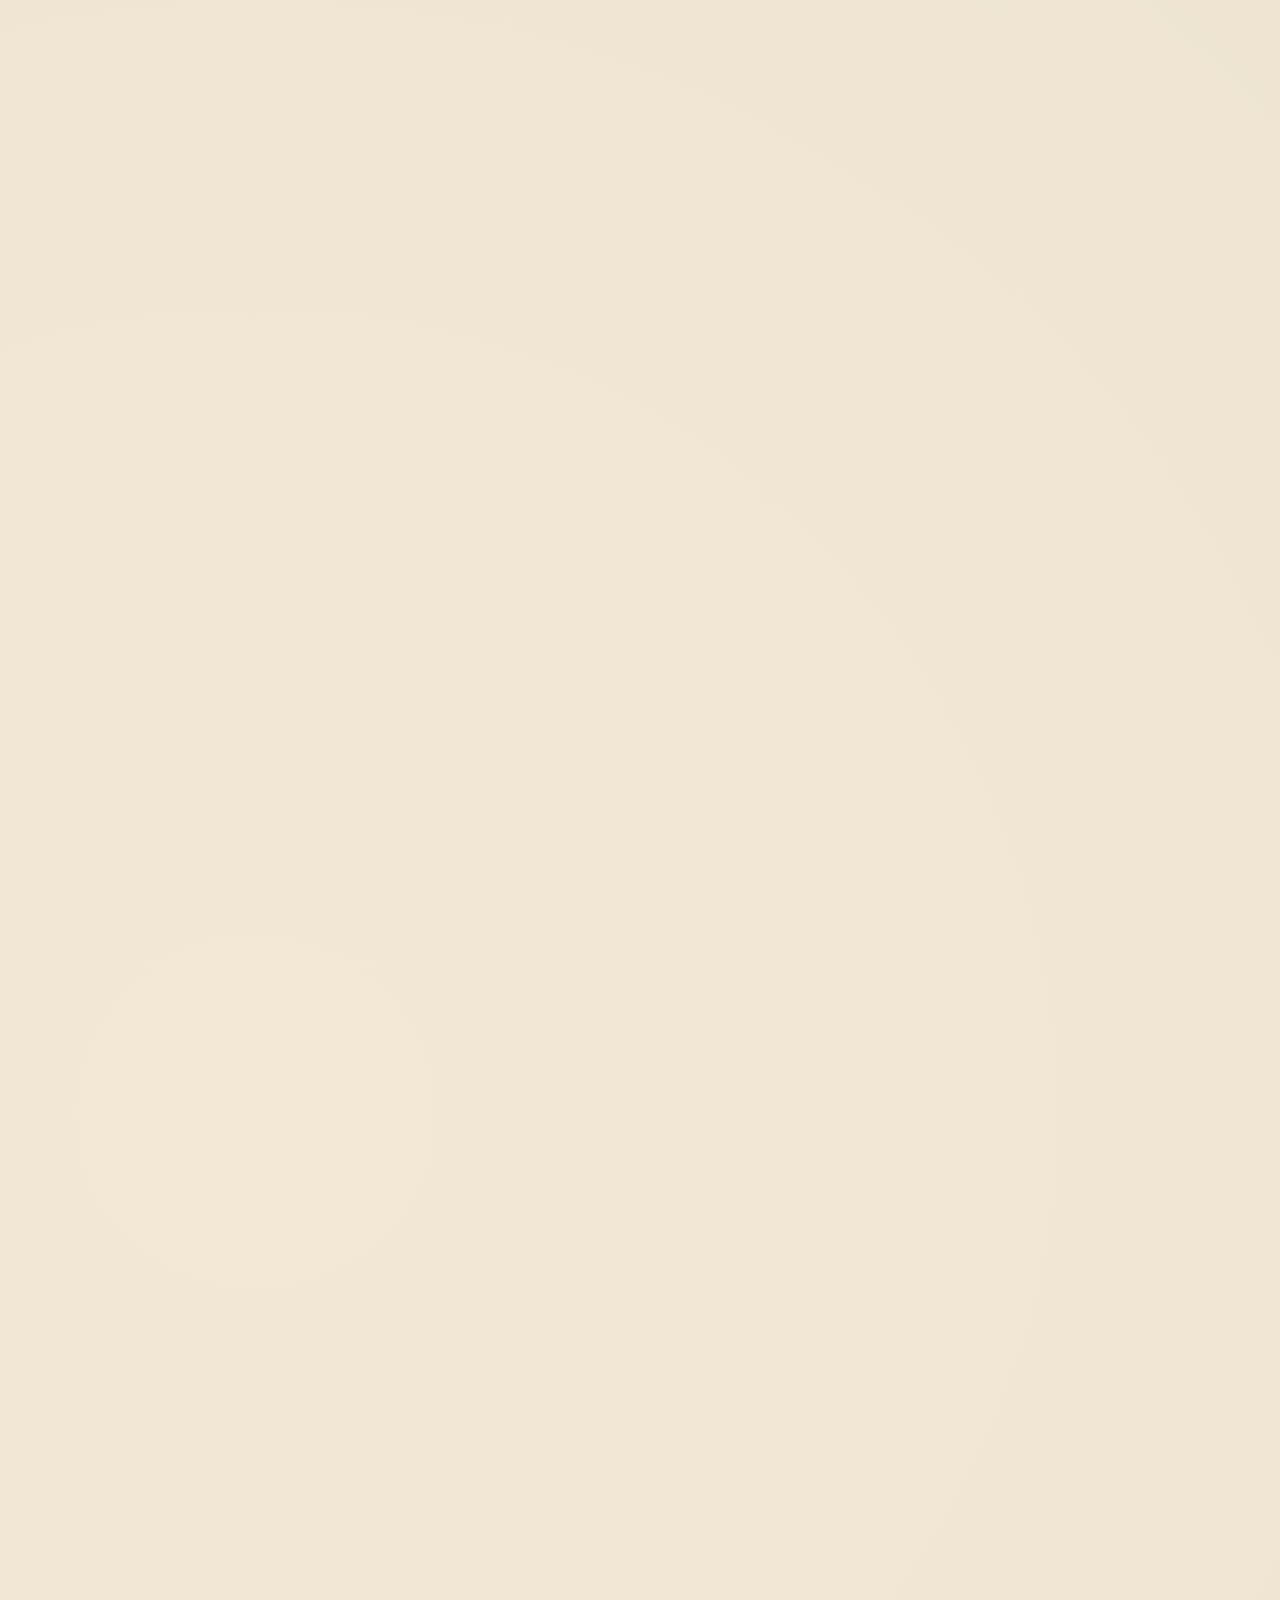
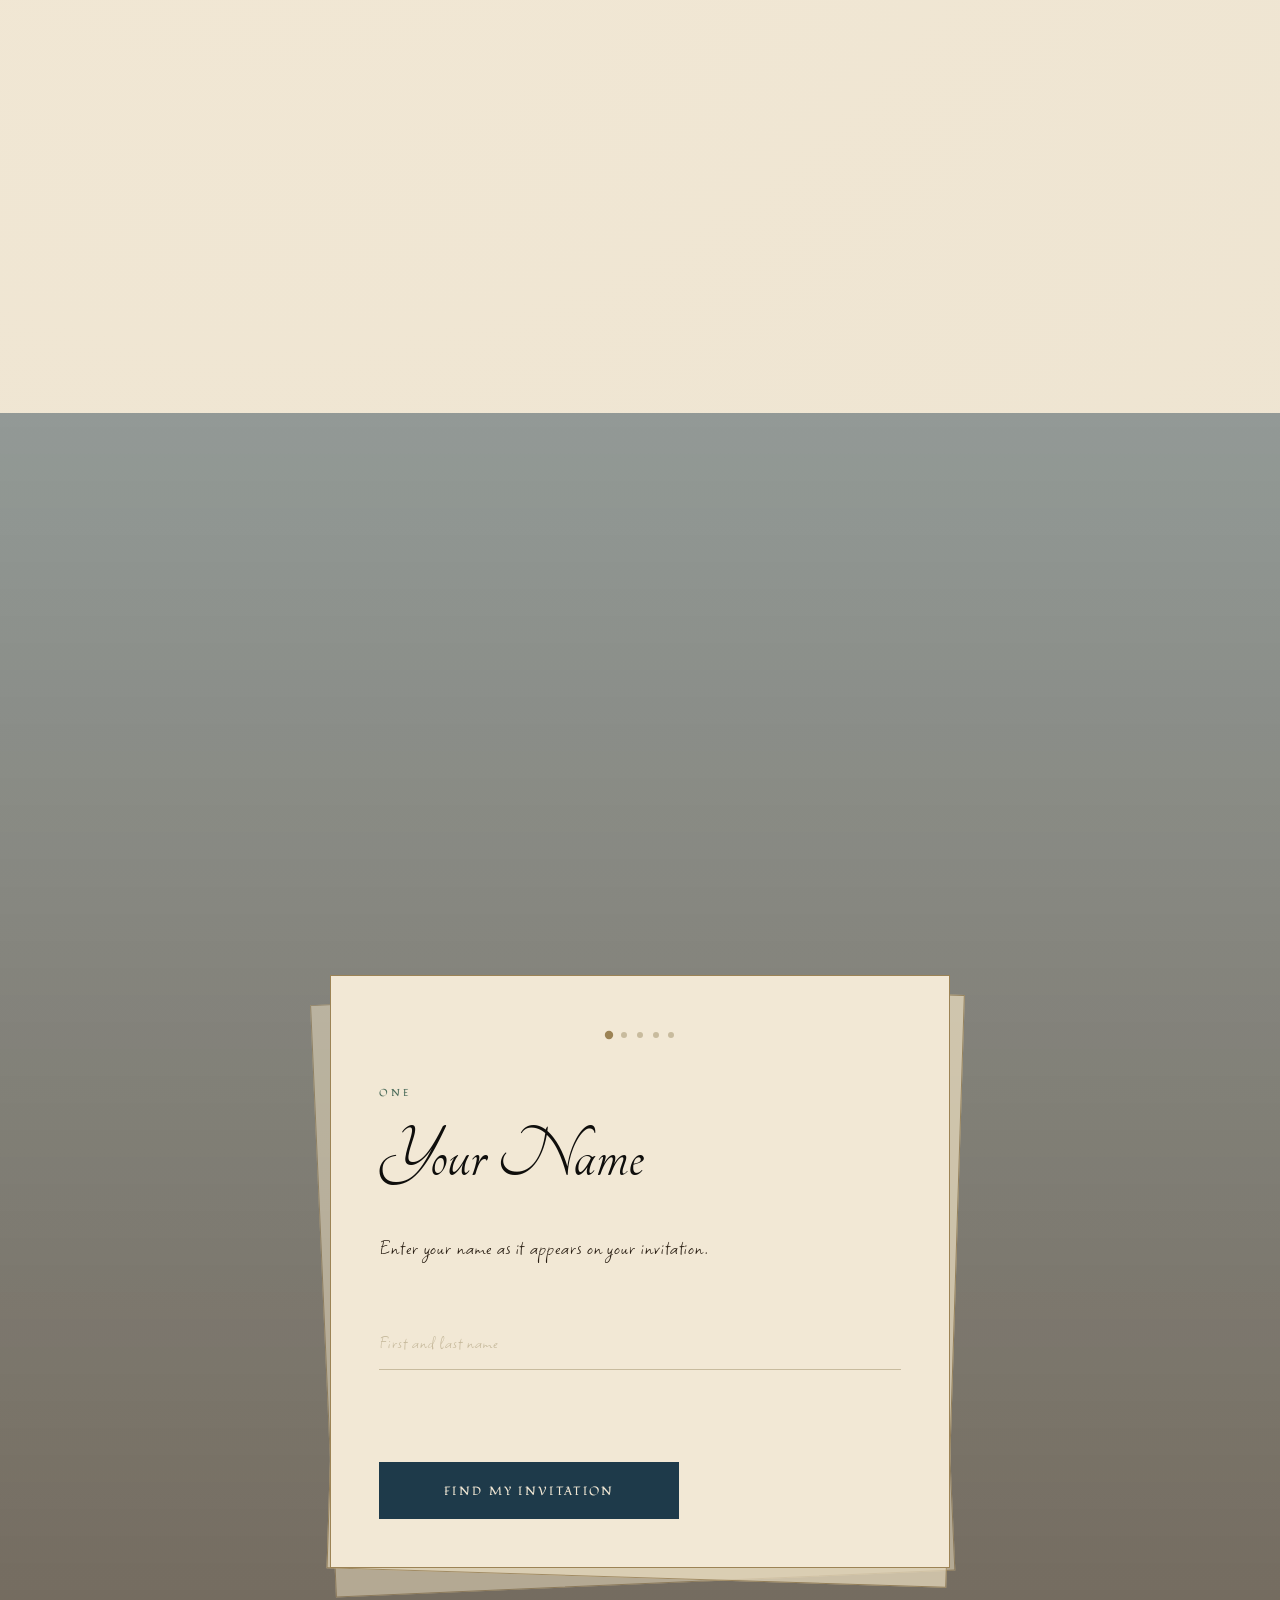
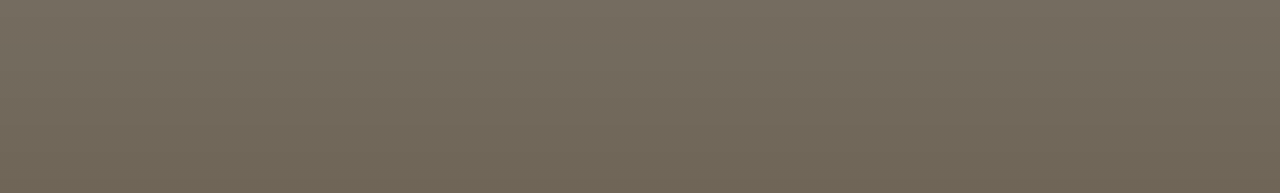
<file: our-story/index.html>
<!DOCTYPE html>
<html lang="en">
<head>
    <meta charset="UTF-8">
    <meta http-equiv="refresh" content="0; url=/#story">
    <link rel="canonical" href="https://rileyandsam.com/#story">
    <title>Our Story — Gibson &amp; Messer</title>
</head>
<body>
    <script>window.location.replace('/#story');</script>
</body>
</html>
</file>
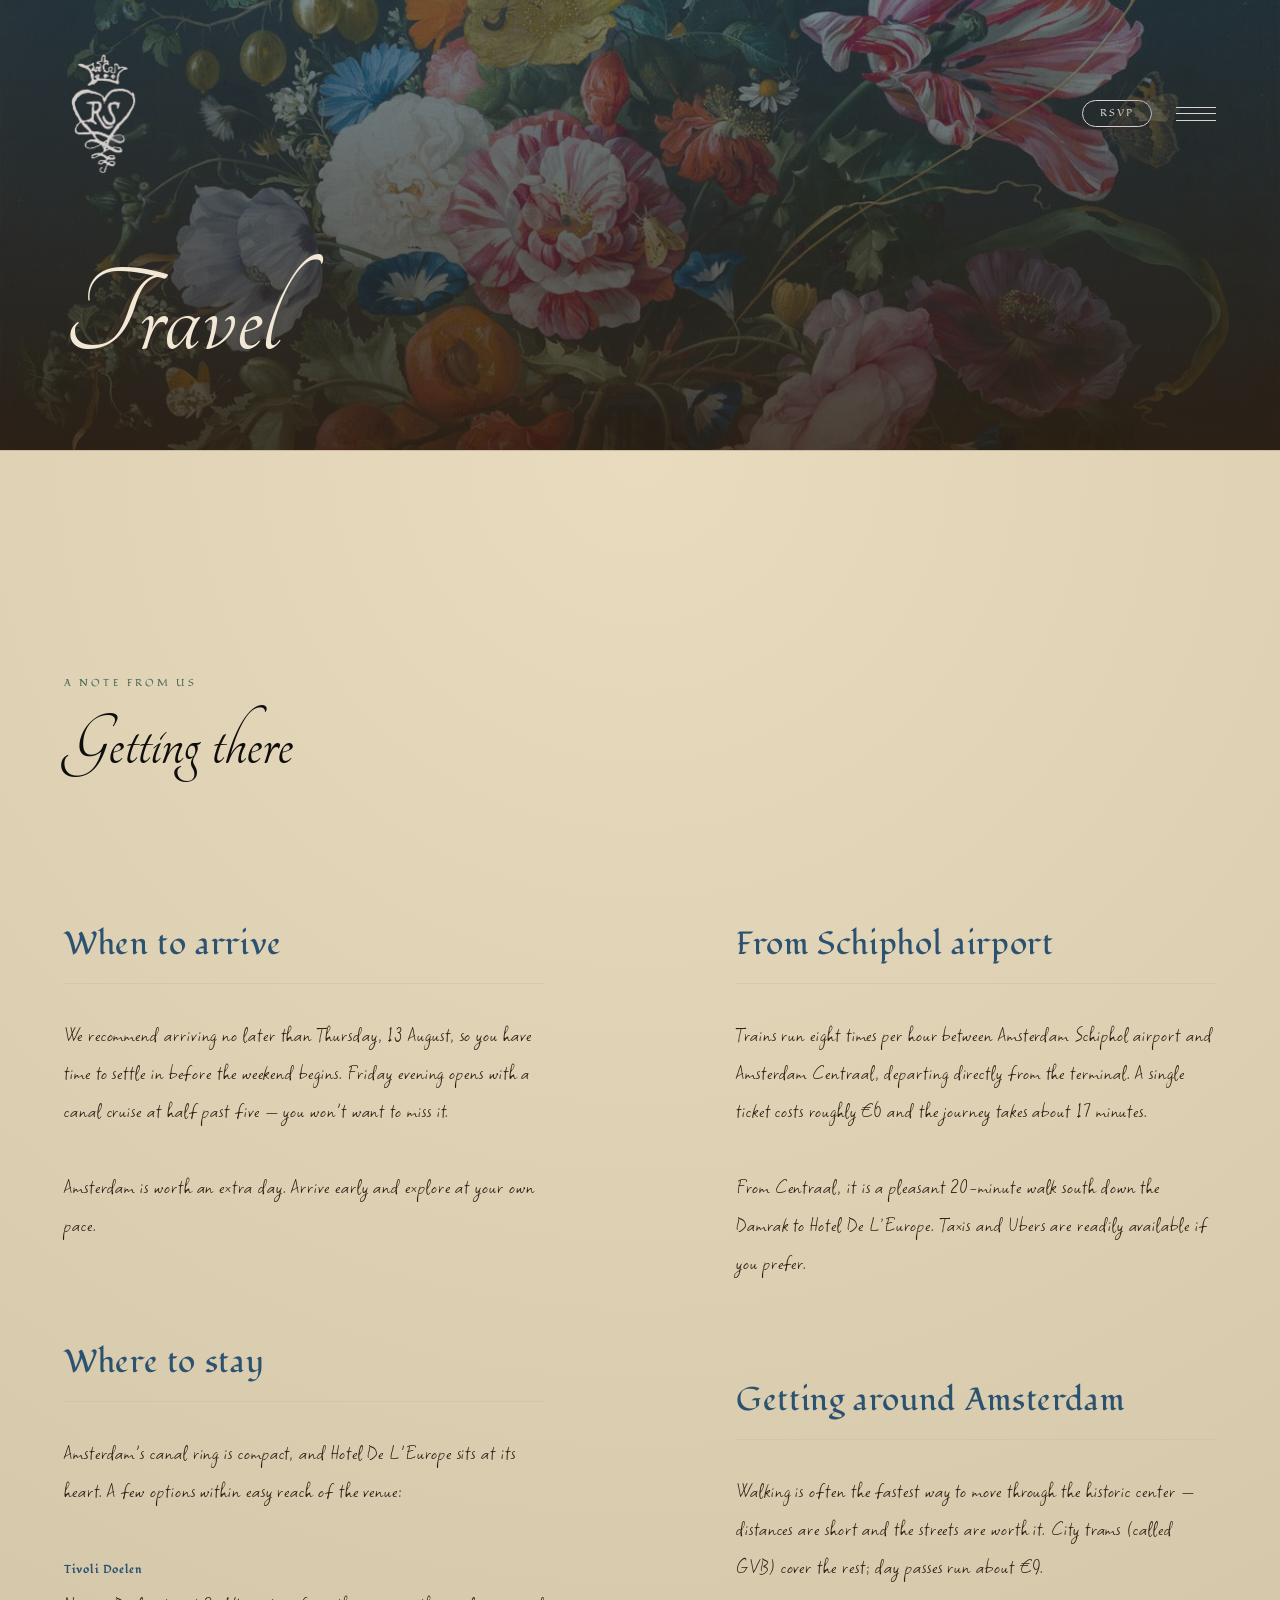
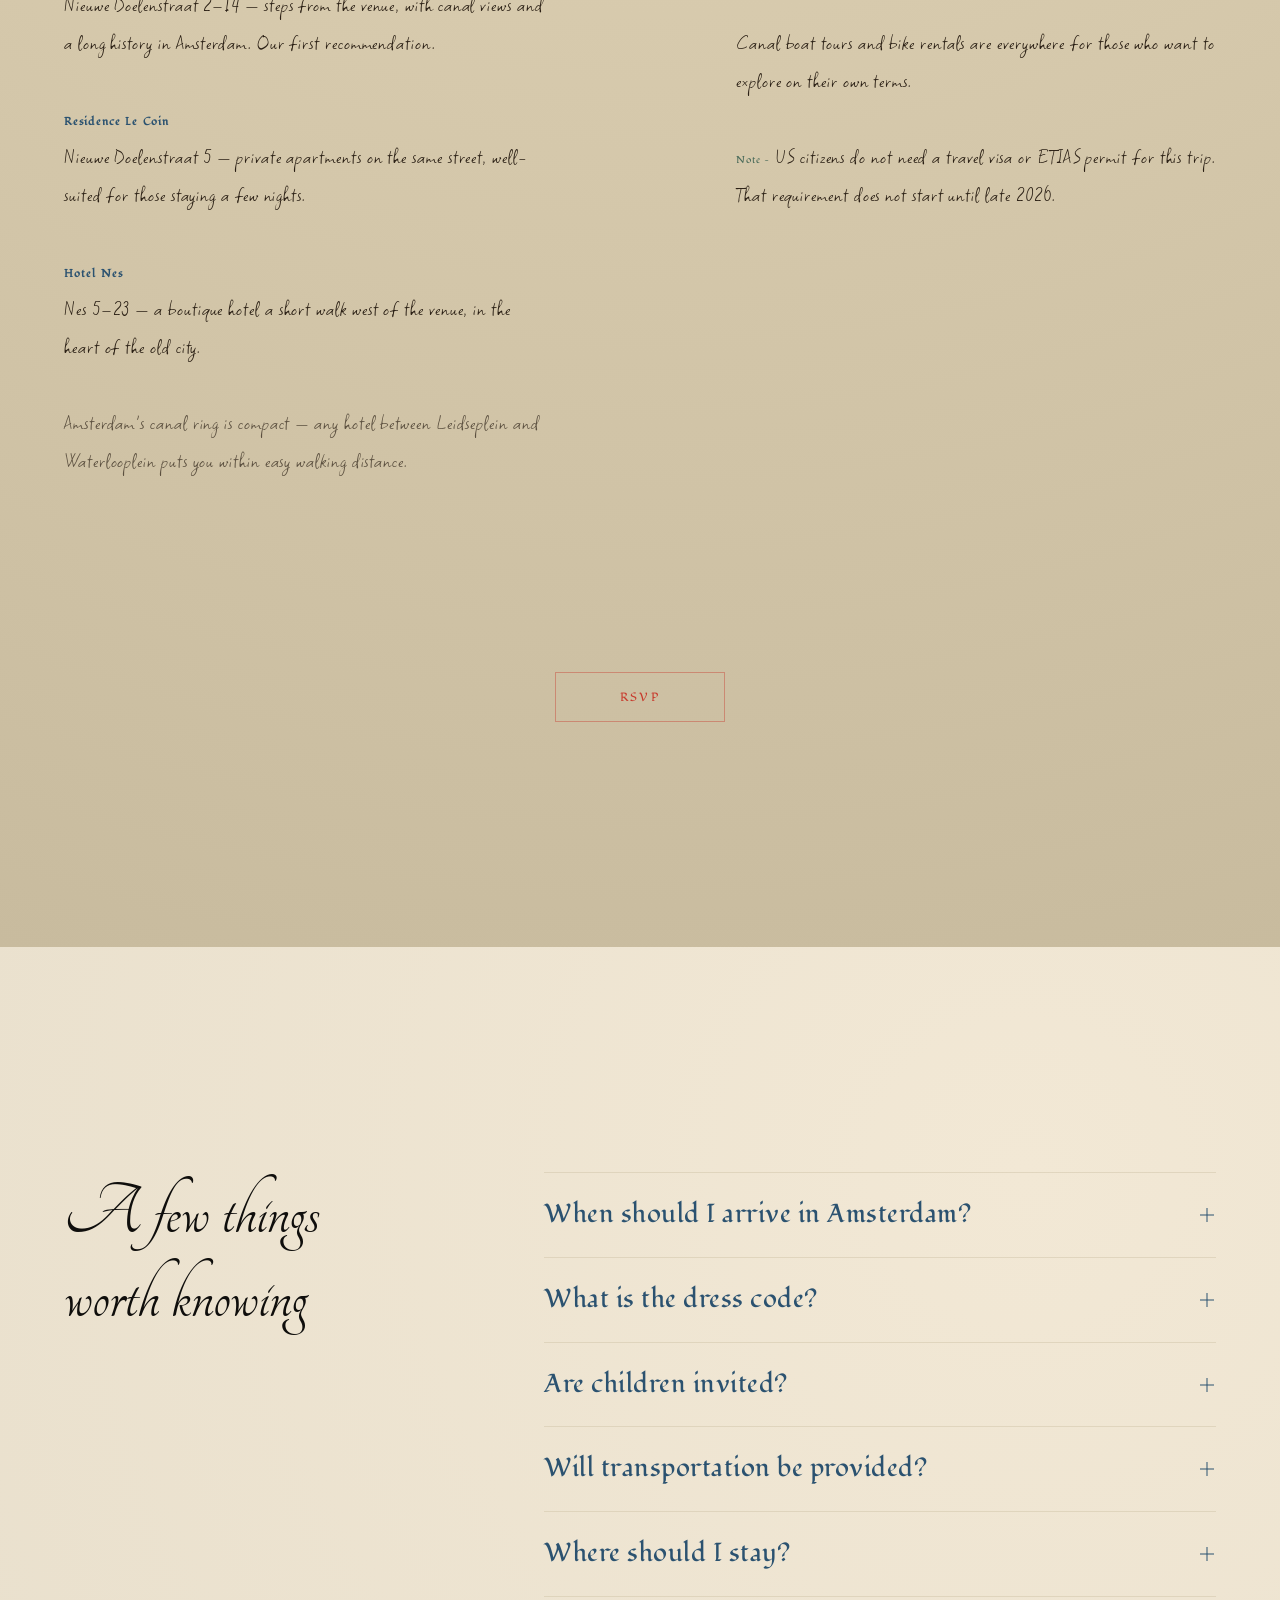
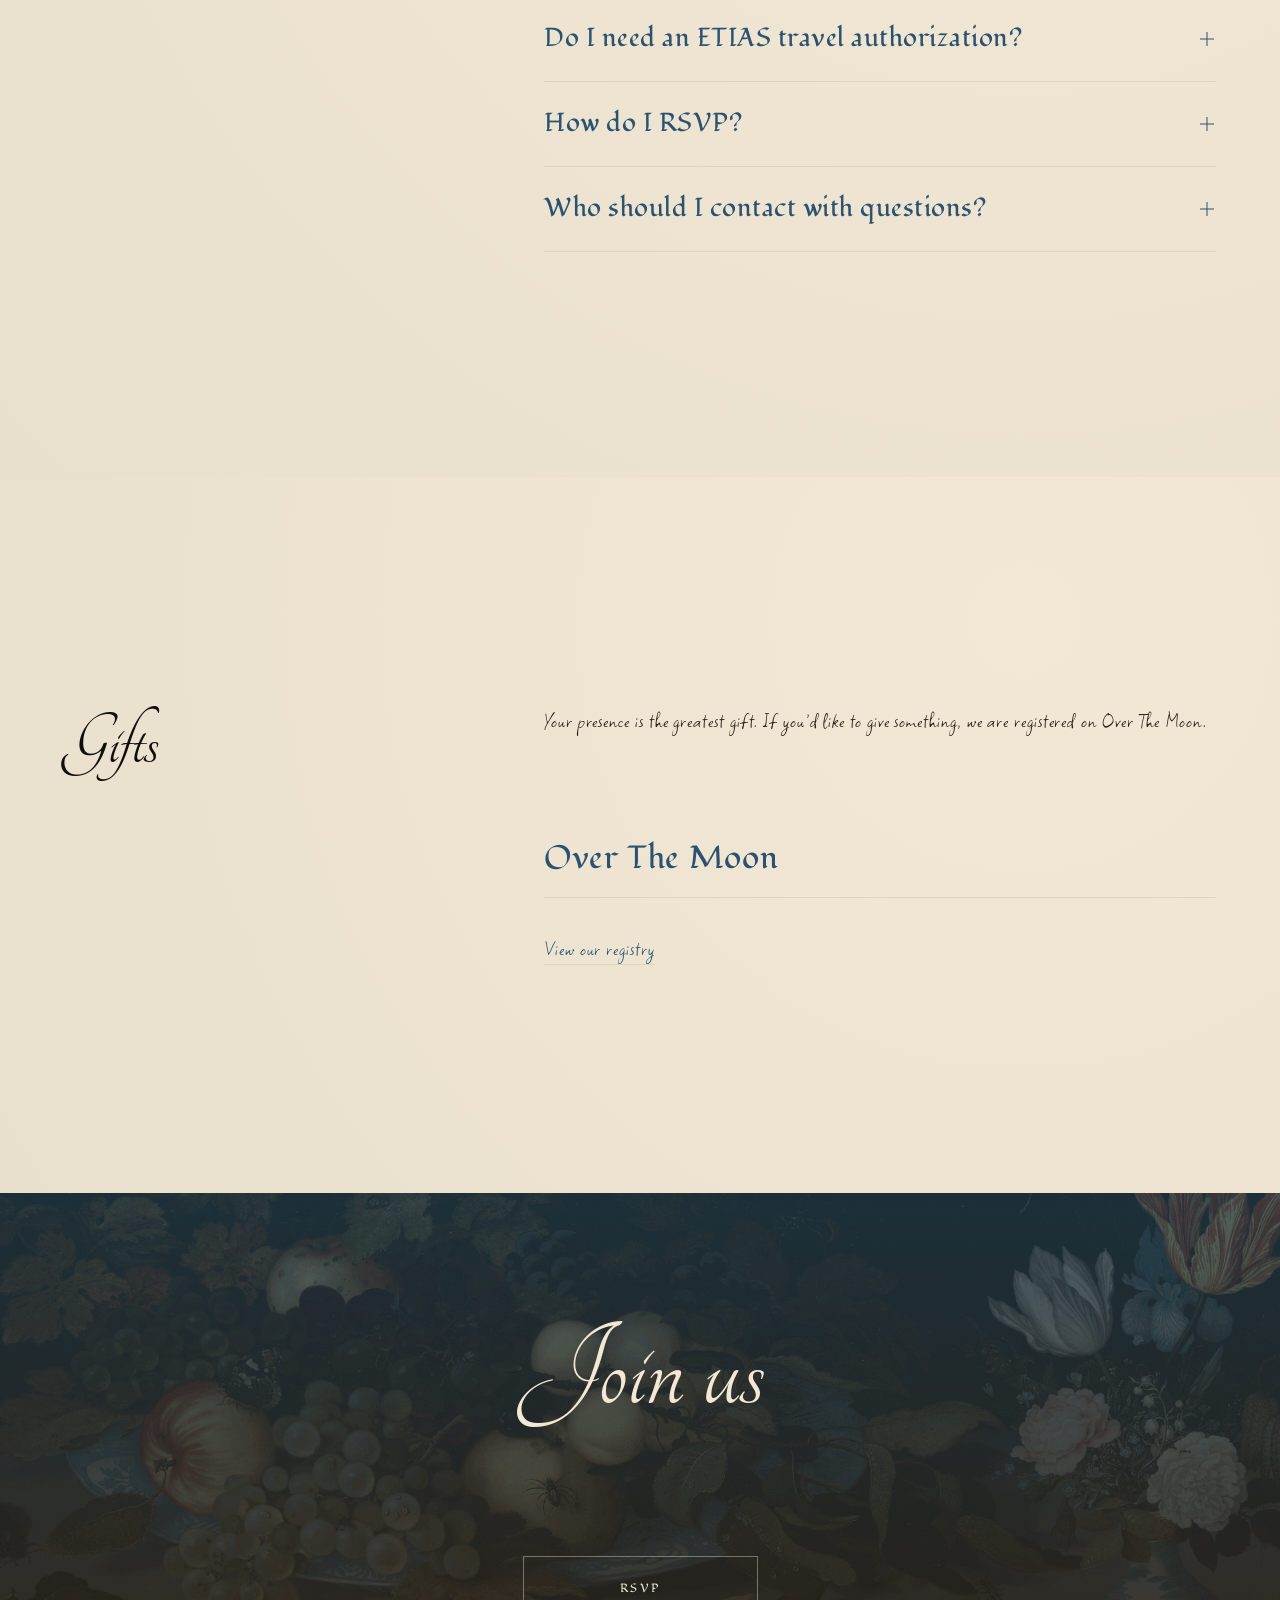
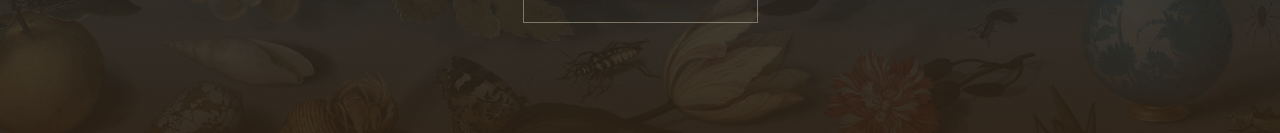
<file: registry/index.html>
<!DOCTYPE html>
<html lang="en">
<head>
    <meta charset="UTF-8">
    <meta http-equiv="refresh" content="0; url=/info/#registry">
    <link rel="canonical" href="https://rileyandsam.com/info/#registry">
    <title>Registry — Gibson &amp; Messer</title>
</head>
<body>
    <script>window.location.replace('/info/#registry');</script>
</body>
</html>
</file>
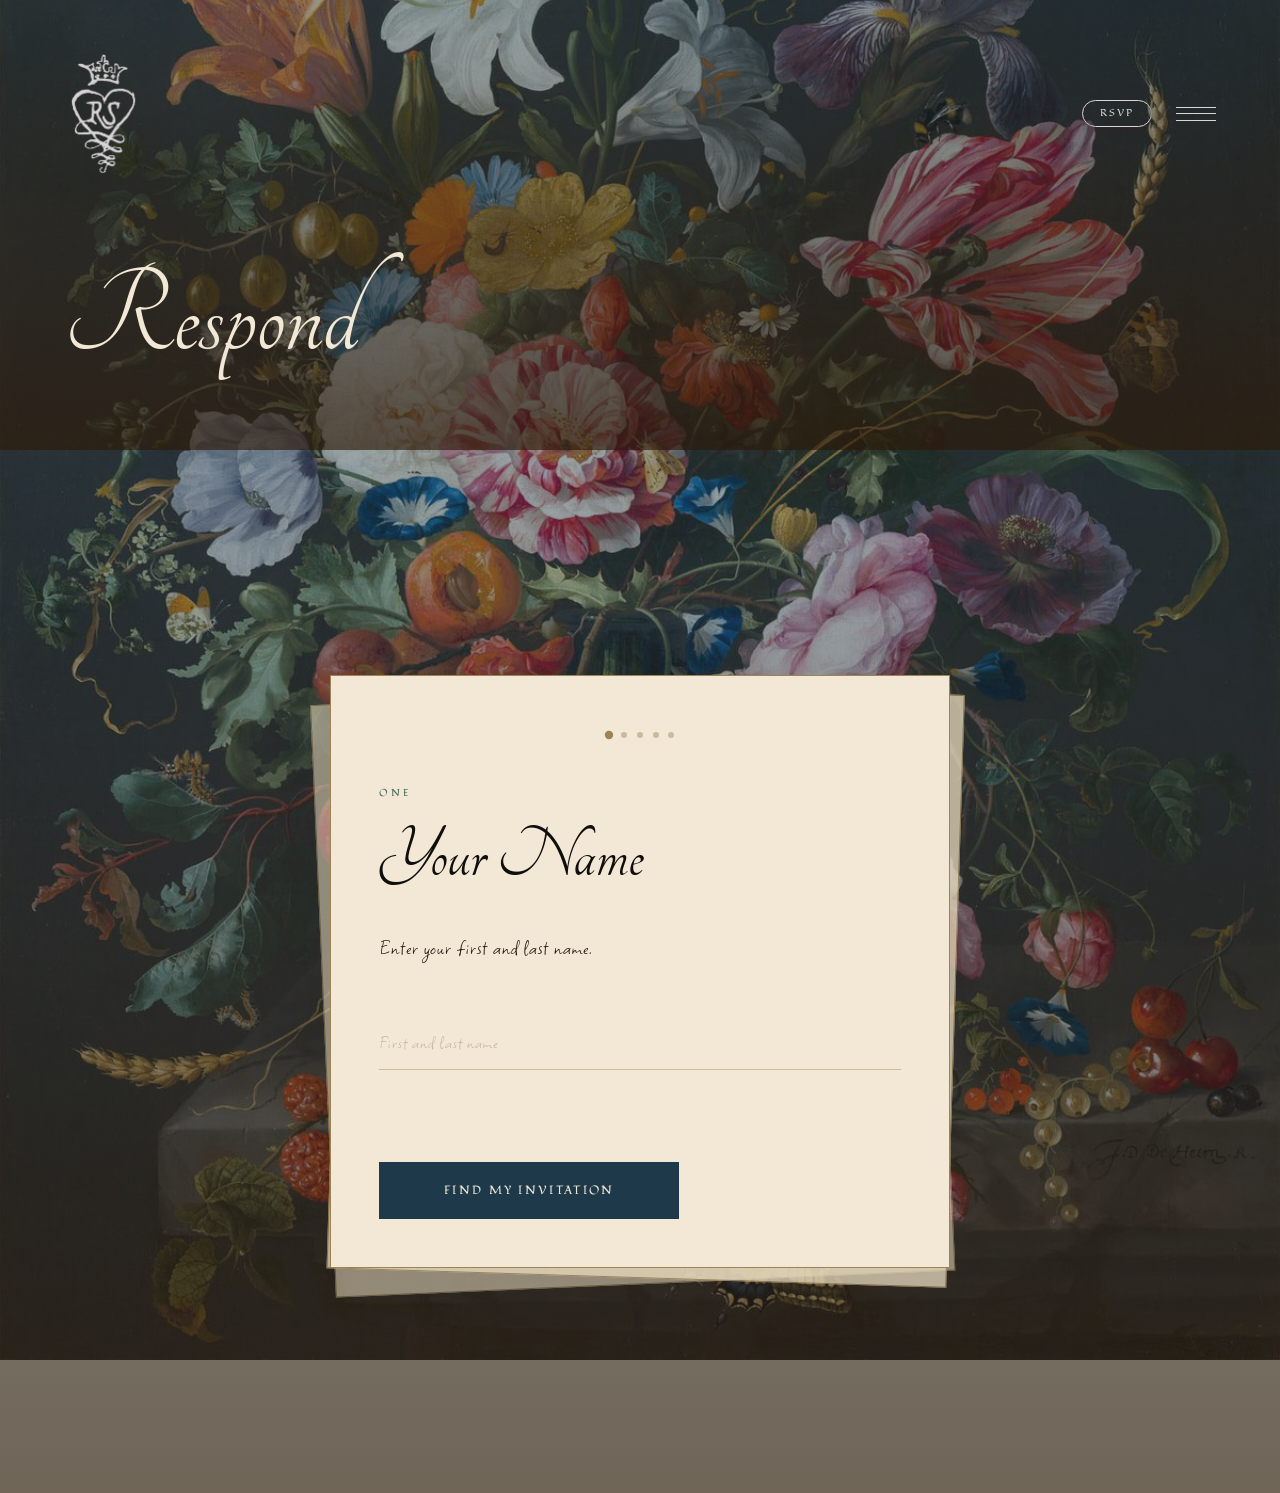
<file: rsvp/index.html>
<!DOCTYPE html>
<html lang="en">
<head>
    <meta charset="UTF-8">
    <meta name="viewport" content="width=device-width, initial-scale=1.0">
    <meta name="description" content="RSVP for the Gibson–Messer wedding in Amsterdam, August 2026.">
    <title>RSVP — Gibson &amp; Messer</title>
    <meta property="og:title" content="RSVP — Gibson & Messer">
    <meta property="og:description" content="RSVP for the Gibson–Messer wedding in Amsterdam, August 2026.">
    <meta property="og:type" content="website">
    <meta property="og:url" content="https://rileyandsam.com/rsvp/">
    <meta property="og:image" content="https://rileyandsam.com/assets/og-image.png">
    <meta property="og:image:width" content="1200">
    <meta property="og:image:height" content="630">
    <meta name="twitter:card" content="summary_large_image">
    <meta name="twitter:title" content="RSVP — Gibson & Messer">
    <meta name="twitter:description" content="RSVP for the Gibson–Messer wedding in Amsterdam, August 2026.">
    <link rel="icon" href="/assets/favicon.ico" sizes="any">
    <link rel="apple-touch-icon" href="/assets/apple-touch-icon.png">
    <link rel="preconnect" href="https://fonts.googleapis.com">
    <link rel="preconnect" href="https://fonts.gstatic.com" crossorigin>
    <link href="https://fonts.googleapis.com/css2?family=Fondamento&family=Square+Peg&family=Tangerine:wght@400;700&display=swap" rel="stylesheet">
    <link rel="stylesheet" href="../style.css">
</head>
<body>

    <a class="skip-link" href="#main">Skip to content</a>

    <div class="texture-overlay"></div>

    <div class="menu-overlay" id="menu-overlay">
        <div class="menu-grid">
            <div class="menu-col">
                <a href="/"      class="statement-font menu-link menu-close-trigger">Home</a>
                <a href="/info/" class="statement-font menu-link menu-close-trigger">Travel</a>
                <a href="/rsvp/" class="statement-font menu-link menu-close-trigger active">RSVP</a>
            </div>
            <div class="menu-col">
            </div>
        </div>
    </div>

    <nav>
        <a href="/" class="nav-logo">
            <img src="../assets/monogram.png" alt="Gibson &amp; Messer Monogram">
        </a>
        <div class="nav-right">
            <a href="/rsvp/" class="nav-rsvp subheader-font">RSVP</a>
            <button class="hamburger" id="menu-toggle" aria-label="Toggle menu">
                <span></span><span></span><span></span>
            </button>
        </div>
    </nav>

    <main id="main">
        <section class="page-hero">
            <!-- Fixed attachment lets the painting continue seamlessly into the section below -->
            <div class="page-hero-bg" style="background: linear-gradient(rgba(30,58,74,0.45), rgba(42,31,20,0.8)), url('../assets/Florals.jpg') center/cover no-repeat fixed;"></div>
            <h1 class="statement-font reveal-up">Respond</h1>
        </section>

        <section class="rsvp-section">

            <!-- Card deck: two ghost layers behind the active card -->
            <div class="rsvp-deck-wrap">
                <div class="rsvp-deck-layer" aria-hidden="true"></div>
                <div class="rsvp-deck-layer" aria-hidden="true"></div>

                <div class="rsvp-form-wrapper" id="rsvp-wrapper">

                    <!-- Progress indicator — lives inside the card -->
                    <div class="rsvp-progress" id="rsvp-progress" aria-hidden="true">
                        <span class="rsvp-progress__pip is-active" data-step="1"></span>
                        <span class="rsvp-progress__pip" data-step="2"></span>
                        <span class="rsvp-progress__pip" data-step="3"></span>
                        <span class="rsvp-progress__pip" data-step="4"></span>
                        <span class="rsvp-progress__pip" data-step="5"></span>
                    </div>

                <!-- STEP 1 — Name entry -->
                <div class="rsvp-step step--active step--entered" id="step-name">
                    <span class="rsvp-step__eyebrow subheader-font">One</span>
                    <h2 class="rsvp-step__heading statement-font">Your Name</h2>
                    <p class="rsvp-step__body body-font">Enter your first and last name.</p>
                    <div class="rsvp-field">
                        <label class="sr-only" for="input-name">Your full name</label>
                        <input
                            type="text"
                            id="input-name"
                            class="rsvp-input"
                            placeholder="First and last name"
                            autocomplete="name"
                            autocapitalize="words"
                            autocorrect="off"
                        >
                        <div class="rsvp-field__error" id="error-name" role="alert"></div>
                    </div>
                    <button class="rsvp-btn subheader-font" id="btn-lookup">
                        <span class="btn-label">Find my invitation</span>
                        <span class="btn-spinner" aria-hidden="true"></span>
                    </button>
                </div>

                <!-- STEP 2 — Household confirmation -->
                <div class="rsvp-step" id="step-household">
                    <span class="rsvp-step__eyebrow subheader-font">Two</span>
                    <h2 class="rsvp-step__heading statement-font">Your Party</h2>
                    <p class="rsvp-step__body body-font">We found the following guests on your invitation. Is this correct?</p>
                    <ul class="rsvp-member-list" id="household-members" aria-label="Household members"></ul>
                    <div class="rsvp-step__actions">
                        <button class="rsvp-btn subheader-font" id="btn-confirm-household">
                            <span class="btn-label">Yes, that&rsquo;s us</span>
                        </button>
                        <button class="rsvp-btn rsvp-btn--ghost subheader-font" id="btn-back-name">
                            Not me &mdash; search again
                        </button>
                    </div>
                </div>

                <!-- STEP 3 — Saturday attendance -->
                <div class="rsvp-step" id="step-saturday">
                    <span class="rsvp-step__eyebrow subheader-font">Three</span>
                    <h2 class="rsvp-step__heading statement-font">The Wedding</h2>
                    <p class="rsvp-step__body body-font">Saturday, 15 August &mdash; ceremony at five, dinner at seven, reception at nine. Will you be joining us?</p>
                    <div class="rsvp-guest-rows" id="saturday-rows"></div>
                    <div class="rsvp-field__error" id="error-saturday" role="alert"></div>
                    <button class="rsvp-btn subheader-font" id="btn-saturday-next" disabled>
                        <span class="btn-label">Continue</span>
                    </button>
                </div>

                <!-- STEP 4 — Friday attendance -->
                <div class="rsvp-step" id="step-friday">
                    <span class="rsvp-step__eyebrow subheader-font">Four</span>
                    <h2 class="rsvp-step__heading statement-font">Friday Evening</h2>
                    <p class="rsvp-step__body body-font">You&rsquo;re invited to join us the evening before. Both events are entirely optional &mdash; come to one, both, or neither.</p>

                    <h3 class="rsvp-subevent-label subheader-font">Canal cruise &mdash; 5:30 PM</h3>
                    <div class="rsvp-guest-rows" id="cruise-rows"></div>

                    <h3 class="rsvp-subevent-label subheader-font">Welcome party &mdash; 7:00 PM</h3>
                    <div class="rsvp-guest-rows" id="party-rows"></div>

                    <button class="rsvp-btn subheader-font" id="btn-friday-next" disabled>
                        <span class="btn-label">Continue</span>
                    </button>
                </div>

                <!-- STEP 5 — Dietary & notes -->
                <div class="rsvp-step" id="step-dietary">
                    <span class="rsvp-step__eyebrow subheader-font">Five</span>
                    <h2 class="rsvp-step__heading statement-font">A few last things</h2>
                    <p class="rsvp-step__body body-font">Let us know about any dietary restrictions or allergies so we can take care of you properly.</p>
                    <div class="rsvp-field">
                        <label class="rsvp-label subheader-font" for="input-dietary">Dietary restrictions or allergies</label>
                        <textarea
                            id="input-dietary"
                            class="rsvp-textarea"
                            rows="3"
                            maxlength="500"
                            placeholder="None, vegetarian, nut allergy&hellip;"
                        ></textarea>
                    </div>
                    <div class="rsvp-field">
                        <label class="rsvp-label subheader-font" for="input-notes">Anything else we should know?</label>
                        <textarea
                            id="input-notes"
                            class="rsvp-textarea"
                            rows="3"
                            maxlength="500"
                            placeholder="Optional"
                        ></textarea>
                    </div>
                    <button class="rsvp-btn subheader-font" id="btn-submit">
                        <span class="btn-label">Send our response</span>
                        <span class="btn-spinner" aria-hidden="true"></span>
                    </button>
                </div>

                <!-- CONFIRMATION -->
                <div class="rsvp-step" id="step-confirmation">
                    <div class="rsvp-confirmation-monogram">
                        <img src="../assets/monogram.png" alt="">
                    </div>
                    <h2 class="rsvp-step__heading statement-font" id="confirmation-heading" tabindex="-1"></h2>
                    <div class="rsvp-confirmation-rule" aria-hidden="true"></div>
                    <p class="rsvp-step__body body-font" id="confirmation-body"></p>
                    <p class="body-font" style="margin-top:2.5rem;opacity:0.6;font-size:0.85em;">
                        Changed your mind? Email us at <a href="mailto:gibsonmesserwedding@gmail.com" class="inline-link">gibsonmesserwedding@gmail.com</a> and we&rsquo;ll update your response.
                    </p>
                </div>

                <!-- ERROR -->
                <div class="rsvp-step" id="step-error">
                    <h2 class="rsvp-step__heading statement-font">Something went wrong</h2>
                    <p class="rsvp-step__body body-font">We weren&rsquo;t able to save your response. Please try again or email us directly at <a href="mailto:gibsonmesserwedding@gmail.com" class="inline-link">gibsonmesserwedding@gmail.com</a>.</p>
                    <button class="rsvp-btn subheader-font" id="btn-retry">
                        <span class="btn-label">Try again</span>
                    </button>
                </div>

                </div><!-- /.rsvp-form-wrapper -->
            </div><!-- /.rsvp-deck-wrap -->
        </section>
    </main>

    <script src="../script.js"></script>
    <script src="rsvp.js"></script>
</body>
</html>
</file>
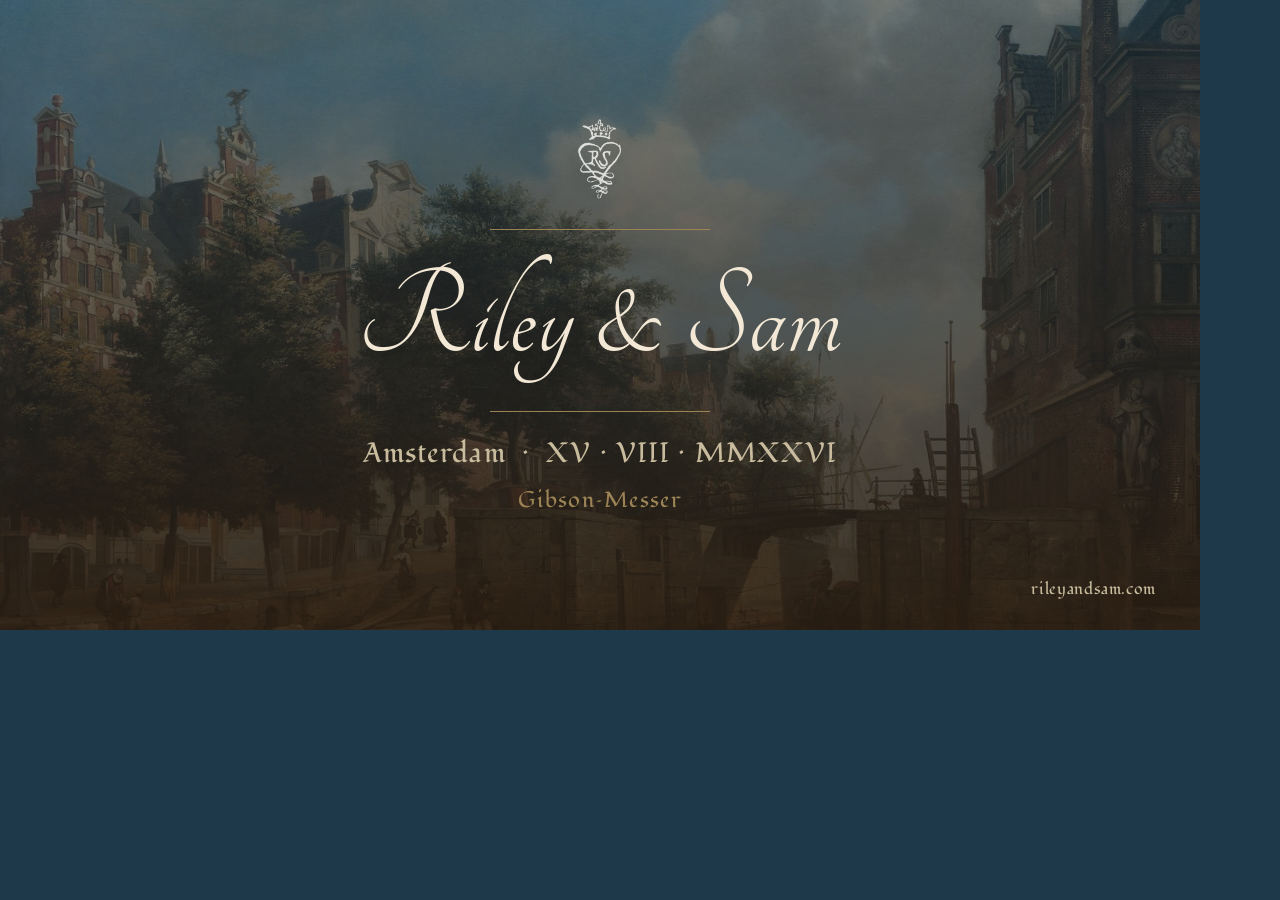
<file: assets/og-image.html>
<!DOCTYPE html>
<!--
  OG image template for rileyandsam.com
  Source of truth for assets/og-image.png (1200 × 630 px)
  To regenerate: python3 /tmp/gen_og_image.py  (from project root)
-->
<html lang="en">
<head>
  <meta charset="UTF-8">
  <meta name="viewport" content="width=1200">
  <title>OG Image Preview — Riley &amp; Sam</title>
  <link rel="preconnect" href="https://fonts.googleapis.com">
  <link rel="preconnect" href="https://fonts.gstatic.com" crossorigin>
  <link href="https://fonts.googleapis.com/css2?family=Fondamento&family=Tangerine:wght@400&display=swap" rel="stylesheet">
  <style>
    * { margin: 0; padding: 0; box-sizing: border-box; }

    body {
      width: 1200px;
      height: 630px;
      overflow: hidden;
      background: #1E3A4A;
    }

    .frame {
      position: relative;
      width: 1200px;
      height: 630px;
      overflow: hidden;
    }

    /* Background photo */
    .bg {
      position: absolute;
      inset: 0;
      background-image: url('CityScape.jpeg');
      background-size: cover;
      background-position: center;
      filter: grayscale(10%) sepia(20%) contrast(110%);
    }

    /* Brand overlay gradient: rgba(30,58,74,0.6) top → rgba(42,31,20,0.85) bottom */
    .overlay {
      position: absolute;
      inset: 0;
      background: linear-gradient(
        to bottom,
        rgba(30, 58, 74, 0.60),
        rgba(42, 31, 20, 0.85)
      );
    }

    /* Centre content block */
    .content {
      position: absolute;
      inset: 0;
      display: flex;
      flex-direction: column;
      align-items: center;
      justify-content: center;
      gap: 0;
      padding: 0 80px;
    }

    .monogram {
      height: 88px;
      width: auto;
      filter: brightness(0) invert(1) sepia(0.2) brightness(0.95);
      opacity: 0.88;
      margin-bottom: 26px;
    }

    .rule {
      width: 220px;
      height: 1px;
      background: #9C8355;
      flex-shrink: 0;
    }

    .title {
      font-family: 'Tangerine', 'FreeSerif', serif;
      font-weight: 400;
      font-size: 130px;
      line-height: 1.05;
      color: #F2E8D5;
      text-align: center;
      margin: 22px 0;
      letter-spacing: 0.01em;
    }

    .sub {
      font-family: 'Fondamento', 'Georgia', serif;
      font-weight: 400;
      font-size: 28px;
      color: #C8BB9E;
      text-align: center;
      letter-spacing: 0.04em;
      margin-top: 22px;
    }

    .name {
      font-family: 'Fondamento', 'Georgia', serif;
      font-weight: 400;
      font-size: 22px;
      color: #9C8355;
      text-align: center;
      letter-spacing: 0.06em;
      margin-top: 12px;
    }

    /* URL bottom-right */
    .url {
      position: absolute;
      bottom: 30px;
      right: 44px;
      font-family: 'Fondamento', 'Georgia', serif;
      font-weight: 400;
      font-size: 16px;
      color: #C8BB9E;
      letter-spacing: 0.04em;
    }
  </style>
</head>
<body>
  <div class="frame">
    <div class="bg"></div>
    <div class="overlay"></div>
    <div class="content">
      <img class="monogram" src="monogram.png" alt="">
      <div class="rule"></div>
      <div class="title">Riley &amp; Sam</div>
      <div class="rule"></div>
      <div class="sub">Amsterdam &nbsp;·&nbsp; XV · VIII · MMXXVI</div>
      <div class="name">Gibson–Messer</div>
    </div>
    <div class="url">rileyandsam.com</div>
  </div>
</body>
</html>
</file>
<file: style.css>
/* ============================================================
   Gibson–Messer Wedding — Global Design System
   ============================================================ */

/* --- Design Tokens ----------------------------------------- */
:root {
    /* Primitive — reds */
    --color-red-600: #C8392B;
    --color-red-700: #A8341F;
    --color-red-400: #D9654F;
    --color-red-100: #F7DDD8;

    /* Primitive — blues */
    --color-blue-600: #3D6B8C;
    --color-blue-700: #2B5270;
    --color-blue-900: #1E3A4A;
    --color-blue-400: #5B8FAF;
    --color-blue-100: #D0E4F0;

    /* Primitive — neutrals */
    --color-cream-100: #F2E8D5;
    --color-cream-200: #E8DBBE;
    --color-cream-400: #C8BB9E;
    --color-cream-900: #2A1F14;

    /* Semantic */
    --color-brand-primary:   var(--color-red-600);
    --color-brand-secondary: var(--color-blue-700);
    --color-action-bg:       var(--color-red-700);
    --color-surface-page:    var(--color-cream-100);
    --color-surface-card:    var(--color-cream-200);
    --color-text-link:       var(--color-blue-700);
    --color-text-body:       var(--color-cream-900);
    --color-border-default:  var(--color-cream-400);

    /* Institutional accent tokens */
    --color-ink:       #0F0E0C;
    --color-verdigris: #4A6B5A;
    --color-brass:     #9C8355;
    --rule-brass:      1px solid #9C8355;

    /* Motion */
    --ease-out-expo:         cubic-bezier(0.16, 1, 0.3, 1);
    --ease-in-out-dramatic:  cubic-bezier(0.77, 0, 0.175, 1);

    /* Line height — tuned per typeface */
    --lh-display: 1.05;      /* Viaoda Libre — large display headings */
    --lh-heading: 1.1;       /* Viaoda Libre — section/card headings */
    --lh-label:   1.4;       /* Fondamento — labels, nav, buttons */
    --lh-body:    1.65;      /* Square Peg — body copy */

    /* Spacing */
    --section-padding: clamp(12rem, 25vh, 25rem);
    --space-block:        6rem;    /* Between content blocks (desktop) */
    --space-block-mobile: 3rem;
}

/* --- Reset ------------------------------------------------- */
*, *::before, *::after { margin: 0; padding: 0; box-sizing: border-box; }
html { scroll-behavior: smooth; }

body {
    background-color: var(--color-surface-page);
    color: var(--color-text-body);
    overflow-x: hidden;
    -webkit-font-smoothing: antialiased;
    -moz-osx-font-smoothing: grayscale;
}

img { max-width: 100%; display: block; }

/* Enforce no faux-bold or strokes anywhere */
h1, h2, h3, h4, h5, h6, p, a, span, button, li {
    font-weight: 400 !important;
    -webkit-text-stroke: 0 !important;
    text-shadow: none !important;
}

/* --- Typography Utilities ---------------------------------- */
.statement-font  { font-family: 'Tangerine', cursive; line-height: var(--lh-heading); text-transform: none; }
.subheader-font  { font-family: 'Fondamento', cursive; letter-spacing: 0.02em; line-height: var(--lh-label); text-transform: none; }
.body-font {
    font-family: 'Square Peg', cursive;
    letter-spacing: 0.04em;
    font-size: clamp(1.1rem, 1.8vw, 1.5rem);
    line-height: var(--lh-body);
    text-transform: none;
}

/* --- Parchment Texture Overlay ----------------------------- */
.texture-overlay {
    position: fixed;
    top: 0; left: 0;
    width: 100vw; height: 100vh;
    background-image: url('https://www.transparenttextures.com/patterns/cream-paper.png');
    mix-blend-mode: multiply;
    opacity: 0.65;
    pointer-events: none;
    z-index: 9999;
}

/* --- Cinematic Reveal Animations --------------------------- */
.reveal-up {
    opacity: 0;
    transform: translateY(32px);
    filter: blur(4px);
    transition:
        opacity   1.2s var(--ease-out-expo),
        transform 1.2s var(--ease-out-expo),
        filter    1.2s var(--ease-out-expo);
    will-change: opacity, transform, filter;
}
.reveal-up.visible { opacity: 1; transform: translateY(0); filter: blur(0); }

.delay-1 { transition-delay: 0.1s; }
.delay-2 { transition-delay: 0.2s; }
.delay-3 { transition-delay: 0.3s; }

/* --- Navigation -------------------------------------------- */
nav {
    position: fixed;
    top: 0; width: 100%;
    display: flex;
    justify-content: space-between;
    align-items: center;
    padding: 3rem 5vw;
    z-index: 1000;
    background: transparent;
    mix-blend-mode: difference;
}

body.menu-open nav { mix-blend-mode: normal; }

.nav-logo {
    display: inline-block;
    text-decoration: none;
    position: relative;
    z-index: 1002;
}

.nav-logo img {
    width: 80px;
    height: auto;
    filter: brightness(0) invert(1);
    transition: opacity 0.5s ease;
}

/* --- Hamburger --------------------------------------------- */
.hamburger {
    width: 40px;
    height: 14px;
    position: relative;
    background: transparent;
    border: none;
    cursor: pointer;
    z-index: 1002;
    display: flex;
    flex-direction: column;
    justify-content: space-between;
}

.hamburger span {
    display: block;
    width: 100%;
    height: 1px;
    background-color: #FFFFFF;
    transition:
        transform         0.6s var(--ease-out-expo),
        background-color  0.5s ease,
        opacity           0.4s ease;
    transform-origin: center center;
}

body.menu-open .hamburger span                 { background-color: var(--color-cream-100); }
body.menu-open .hamburger span:nth-child(1)    { transform: translateY(6.5px) rotate(-45deg); }
body.menu-open .hamburger span:nth-child(2)    { opacity: 0; transform: scaleX(0); }
body.menu-open .hamburger span:nth-child(3)    { transform: translateY(-6.5px) rotate(45deg); }

/* --- Fullscreen Menu Overlay ------------------------------- */
.menu-overlay {
    position: fixed;
    top: 0; left: 0;
    width: 100vw; height: 100vh;
    background: radial-gradient(circle at 50% 100%, var(--color-blue-700), var(--color-blue-900));
    z-index: 1001;
    display: flex;
    align-items: center;
    padding: 0 10vw;
    clip-path: polygon(0 0, 100% 0, 100% 0, 0 0);
    transition: clip-path 1.2s var(--ease-in-out-dramatic);
}

body.menu-open .menu-overlay { clip-path: polygon(0 0, 100% 0, 100% 100%, 0 100%); }

.menu-grid {
    width: 100%;
    display: grid;
    grid-template-columns: 2fr 1fr;
    gap: 10vw;
    align-items: end;
}

.menu-col { display: flex; flex-direction: column; }

.menu-link {
    color: var(--color-surface-page);
    font-size: clamp(4rem, 8vw, 10rem);
    line-height: var(--lh-display);
    text-decoration: none;
    margin-bottom: 2rem;
    transform: translateY(24px);
    opacity: 0;
    transition:
        transform 1s var(--ease-out-expo),
        opacity   1s var(--ease-out-expo),
        color     0.4s ease;
}
body.menu-open .menu-link:hover { color: var(--color-red-400); transform: translateX(16px); }

.menu-sublink {
    color: var(--color-blue-400);
    font-size: clamp(1.8rem, 2.5vw, 3rem);
    text-decoration: none;
    margin-bottom: 2.5rem;
    padding-bottom: 1rem;
    border-bottom: 1px solid rgba(91, 143, 175, 0.3);
    transform: translateY(20px);
    opacity: 0;
    transition:
        transform     1s var(--ease-out-expo),
        opacity       1s var(--ease-out-expo),
        color         0.4s ease,
        border-color  0.4s ease;
}
.menu-sublink:hover { color: var(--color-surface-page); border-color: var(--color-surface-page); }

body.menu-open .menu-link,
body.menu-open .menu-sublink { transform: translateY(0); opacity: 1; }

body.menu-open .menu-link:nth-child(1)    { transition-delay: 0.30s; }
body.menu-open .menu-link:nth-child(2)    { transition-delay: 0.40s; }
body.menu-open .menu-link:nth-child(3)    { transition-delay: 0.50s; }
body.menu-open .menu-link:nth-child(4)    { transition-delay: 0.60s; }
body.menu-open .menu-sublink:nth-child(1) { transition-delay: 0.50s; }
body.menu-open .menu-sublink:nth-child(2) { transition-delay: 0.60s; }
body.menu-open .menu-sublink:nth-child(3) { transition-delay: 0.70s; }

body.menu-open { overflow-y: hidden; }

/* --- Hero -------------------------------------------------- */
.hero {
    height: 100vh; width: 100vw;
    position: relative;
    display: flex;
    align-items: center;
    justify-content: center;
    padding: 5vw;
    overflow: hidden;
}

.hero-bg {
    position: absolute; inset: 0;
    width: 100%; height: 100%;
    background-attachment: fixed;
    z-index: -1;
}

.hero-title {
    font-size: clamp(5rem, 12vw, 13rem);
    color: var(--color-cream-100);
    line-height: 0.7;
    margin-bottom: 0;
    z-index: 2;
    text-align: center;
}

.hero-meta {
    position: absolute;
    bottom: 5vw; right: 5vw;
    text-align: right;
    font-size: clamp(1rem, 1.5vw, 1.5rem);
    color: var(--color-cream-200);
    z-index: 2;
}

.hero-bottom-left {
    position: absolute;
    bottom: 5vw; left: 5vw;
    text-align: left;
    font-size: clamp(1rem, 1.5vw, 1.5rem);
    color: var(--color-cream-200);
    z-index: 2;
    line-height: var(--lh-label);
    display: flex;
    align-items: center;
    gap: 0.65em;
}

.hero-bottom-left .statement-font {
    font-weight: 700;
    font-size: 1.6em;
    vertical-align: -0.05em;
}

.hero-coat-of-arms {
    height: 3em;
    width: auto;
    flex-shrink: 0;
}

/* --- Page Hero (inner pages) ------------------------------- */
.page-hero {
    height: 50vh; width: 100vw;
    position: relative;
    display: flex;
    align-items: flex-end;
    padding: 5vw;
    overflow: hidden;
}

.page-hero-bg {
    position: absolute; inset: 0;
    width: 100%; height: 100%;
    z-index: -1;
}

.page-hero h1 {
    font-size: clamp(4rem, 10vw, 11rem);
    color: var(--color-cream-100);
    line-height: var(--lh-display);
    z-index: 2;
}

/* --- Story / Narrative Section ----------------------------- */
.story-section {
    padding: var(--section-padding) 5vw;
    display: grid;
    grid-template-columns: 3fr 7fr;
    gap: 15vw;
    align-items: flex-start;
    background: radial-gradient(circle at 80% 20%, var(--color-surface-page) 0%, #E8DFCC 100%);
}

.section-title {
    font-size: clamp(3rem, 6vw, 6rem);
    color: var(--color-ink);
    position: sticky;
    top: calc(50vh - 80px - 3rem);
}

.story-content p { margin-bottom: var(--space-block); color: var(--color-text-body); max-width: 800px; }
.story-content p:last-child { margin-bottom: 0; }

/* --- Story Blocks (alternating text + image) -------------- */
.story-section--blocks {
    grid-template-columns: 1fr;
    gap: clamp(4rem, 8vh, 8rem);
}

.story-section--blocks .section-title {
    position: static;
}

.story-blocks {
    display: flex;
    flex-direction: column;
    gap: clamp(6rem, 12vh, 12rem);
}

.story-block {
    display: grid;
    grid-template-columns: 1fr 1fr;
    gap: clamp(3rem, 8vw, 10rem);
    align-items: center;
}

.story-block--reverse {
    direction: rtl;
}
.story-block--reverse > * {
    direction: ltr;
}

.story-block__text {
    max-width: 800px;
}

.story-block__text p {
    margin-bottom: var(--space-block);
    color: var(--color-text-body);
    font-size: clamp(1.25rem, 2.1vw, 1.75rem);
}
.story-block__text p:last-child {
    margin-bottom: 0;
}

.story-block__image.image-wrapper {
    overflow: hidden;
    width: 100%;
    box-shadow: 0 30px 80px rgba(42, 31, 20, 0.12);
}

.story-block__image img {
    width: 100%;
    height: auto;
    max-height: 500px;
    object-fit: cover;
    filter: grayscale(10%) sepia(20%) contrast(110%);
    transform: scale(1.04);
    transition: transform 2.5s var(--ease-out-expo);
}

.story-block__image.visible img {
    transform: scale(1);
}

.story-block__image--illustration img {
    filter: none;
    object-fit: contain;
    max-height: 400px;
}

.story-block__image--polaroid {
    overflow: visible;
    box-shadow: none;
    background: transparent;
    max-width: 65%;
    margin: 0 auto;
}

.story-block__image--polaroid img {
    object-fit: contain;
    max-height: none;
    transform: none;
    transition: none;
    filter: none;
}

.story-block__image--polaroid.visible img {
    transform: none;
}

/* --- Image Break ------------------------------------------- */
.image-break {
    width: 100vw;
    padding: 20vh 10vw;
    display: flex;
    justify-content: flex-end;
    background: var(--color-cream-200);
}

.image-wrapper {
    overflow: hidden;
    width: 60vw;
    box-shadow: 0 40px 100px rgba(42, 31, 20, 0.15);
}

.image-break img {
    width: 100%; height: auto; max-height: 90vh; object-fit: cover;
    filter: grayscale(10%) sepia(20%) contrast(110%);
    transform: scale(1.05);
    transition: transform 2.5s var(--ease-out-expo);
}

.image-wrapper.visible img { transform: scale(1); }

/* --- Props Break ------------------------------------------- */
.props-break {
    width: 100vw;
    padding: 12vh 10vw;
    display: flex;
    justify-content: center;
    align-items: center;
    background: var(--color-cream-200);
}

.props-duo {
    position: relative;
    display: flex;
    align-items: flex-end;
    justify-content: center;
}

.prop-img {
    width: auto;
    filter: drop-shadow(0 10px 20px rgba(42, 31, 20, 0.18));
}

.prop-ashtray {
    position: relative;
    z-index: 1;
    height: 220px;
    transform: rotate(-6deg);
}

.prop-matchbook {
    position: relative;
    z-index: 2;
    height: 90px;
    margin-left: -2rem;
    transform: rotate(7deg) translateY(-1rem);
}

/* --- Events ------------------------------------------------ */
.events-container {
    padding: var(--section-padding) 5vw;
    background: radial-gradient(circle at 20% 80%, var(--color-surface-page) 0%, #E8DFCC 100%);
}

.events-header { text-align: center; margin-bottom: 20vh; }
.events-header h2 { font-size: clamp(4rem, 8vw, 8rem); color: var(--color-brand-secondary); }

.event-item {
    display: grid;
    grid-template-columns: 3fr 7fr;
    gap: 15vw;
    margin-bottom: 25vh;
    padding-top: 8vh;
    border-top: var(--rule-brass);
    align-items: flex-start;
}

.event-meta { color: var(--color-brand-primary); position: sticky; top: calc(50vh - 80px - 3rem); }
.event-date { font-size: clamp(1.2rem, 2vw, 2rem); margin-bottom: 1rem; color: var(--color-verdigris); }
.event-time { font-size: 1.1rem; opacity: 0.8; }
.event-location { font-size: 1.1rem; margin-top: 1rem; color: var(--color-text-body); }

.event-number {
    font-family: 'Fondamento', cursive;
    font-size: 0.75rem;
    color: var(--color-brass);
    letter-spacing: 0.2em;
    display: block;
    margin-bottom: 0.75rem;
}

.events-label {
    font-family: 'Fondamento', cursive;
    font-size: 0.65rem;
    letter-spacing: 0.3em;
    color: var(--color-verdigris);
    text-transform: uppercase;
    margin-bottom: 1rem;
    display: block;
}

.event-details h3 { font-size: clamp(3rem, 6vw, 6rem); color: var(--color-ink); margin-bottom: 3rem; line-height: var(--lh-heading); }
.event-details p { color: var(--color-text-body); max-width: 800px; }

/* --- Travel ------------------------------------------------ */
.travel-section {
    padding: var(--section-padding) 5vw;
    background: radial-gradient(circle at 50% 0%, var(--color-cream-200) 0%, var(--color-cream-400) 100%);
    border-top: 1px solid rgba(200, 187, 158, 0.4);
}

.travel-grid {
    display: grid;
    grid-template-columns: 1fr 1fr;
    gap: 15vw;
    margin-top: 15vh;
}

.travel-heading {
    color: var(--color-brand-secondary);
    font-size: 2rem;
    margin-bottom: 2rem;
    border-bottom: 1px solid rgba(200, 187, 158, 0.4);
    padding-bottom: 1rem;
}

.travel-block { margin-bottom: var(--space-block); }
.travel-block:last-child { margin-bottom: 0; }

/* --- Generic content sections (RSVP, Registry, FAQ) -------- */
.content-section {
    padding: var(--section-padding) 5vw;
    background: radial-gradient(circle at 80% 20%, var(--color-surface-page) 0%, #E8DFCC 100%);
}

.content-grid {
    display: grid;
    grid-template-columns: 3fr 7fr;
    gap: 15vw;
    align-items: flex-start;
}

.content-block { margin-bottom: var(--space-block); }
.content-block:last-child { margin-bottom: 0; }

.content-heading {
    font-size: clamp(1.5rem, 2.5vw, 2.5rem);
    color: var(--color-brand-secondary);
    margin-bottom: 2rem;
    padding-bottom: 1rem;
    border-bottom: 1px solid rgba(200, 187, 158, 0.4);
}

/* --- FAQ Accordion ----------------------------------------- */
.faq-list { width: 100%; }

.faq-item { border-top: 1px solid rgba(200, 187, 158, 0.4); }
.faq-item:last-child { border-bottom: 1px solid rgba(200, 187, 158, 0.4); }

.faq-question {
    width: 100%;
    text-align: left;
    background: none;
    border: none;
    padding: 1.5rem 0;
    cursor: pointer;
    display: flex;
    justify-content: space-between;
    align-items: center;
    gap: 1rem;
    font-size: clamp(1.2rem, 2vw, 1.8rem);
    color: var(--color-brand-secondary);
    transition: color 0.3s ease;
}
.faq-question:hover { color: var(--color-ink); }

.faq-icon {
    flex-shrink: 0;
    width: 18px;
    height: 18px;
    position: relative;
}
.faq-icon::before,
.faq-icon::after {
    content: '';
    position: absolute;
    background: currentColor;
    top: 50%;
    left: 50%;
    transition: transform 0.4s var(--ease-out-expo), opacity 0.3s ease;
}
.faq-icon::before { width: 14px; height: 1px; transform: translate(-50%, -50%); }
.faq-icon::after  { width: 1px; height: 14px; transform: translate(-50%, -50%); }
.faq-question[aria-expanded="true"] .faq-icon::after {
    transform: translate(-50%, -50%) rotate(90deg);
    opacity: 0;
}

.faq-answer {
    max-height: 0;
    overflow: hidden;
    transition: max-height 0.5s var(--ease-out-expo);
}
.faq-answer.is-open { max-height: 800px; }
.faq-answer > p { padding-bottom: 1.5rem; }

/* --- Inline Links ------------------------------------------ */
a.inline-link {
    color: var(--color-text-link);
    text-decoration: none;
    border-bottom: 1px solid rgba(200, 187, 158, 0.4);
    transition: color 0.4s, border-color 0.4s;
}
a.inline-link:hover { color: var(--color-action-bg); border-color: var(--color-action-bg); }

/* --- Section RSVP CTA (inline, on cream backgrounds) ------ */
.section-rsvp-cta {
    text-align: center;
    margin-top: var(--space-block);
    padding-top: var(--space-block);
}

.section-rsvp-cta a {
    display: inline-block;
    padding: 1rem 4rem;
    border: 1px solid rgba(200, 57, 43, 0.4);
    color: var(--color-red-600);
    text-decoration: none;
    font-family: 'Fondamento', cursive;
    font-size: 0.72rem;
    letter-spacing: 0.2em;
    text-transform: uppercase;
    border-radius: 0;
    transition:
        background   0.8s var(--ease-out-expo),
        color        0.8s var(--ease-out-expo),
        border-color 0.8s var(--ease-out-expo);
}

.section-rsvp-cta a:hover {
    background: var(--color-red-600);
    color: var(--color-cream-100);
    border-color: var(--color-red-600);
}

/* --- Footer CTA -------------------------------------------- */
.footer-cta {
    height: 60vh;
    display: flex;
    flex-direction: column;
    justify-content: center;
    align-items: center;
    text-align: center;
    background: linear-gradient(rgba(30, 58, 74, 0.7), rgba(42, 31, 20, 0.9)), url('../assets/florals-2.png') center/cover no-repeat;
    background-attachment: fixed;
}

.footer-cta h2 {
    color: var(--color-cream-100);
    font-size: clamp(4rem, 10vw, 11rem);
    margin-bottom: 4rem;
}

.footer-btn {
    padding: 1.5rem 6rem;
    border: 1px solid rgba(242, 232, 213, 0.4);
    color: var(--color-cream-100);
    text-decoration: none;
    font-family: 'Fondamento', cursive;
    font-size: 0.75rem;
    letter-spacing: 0.2em;
    text-transform: uppercase;
    border-radius: 0;
    transition: background 0.8s var(--ease-out-expo), color 0.8s var(--ease-out-expo), border-color 0.8s var(--ease-out-expo);
    backdrop-filter: blur(5px);
    display: inline-block;
}
.footer-btn:hover {
    background: var(--color-cream-100);
    color: var(--color-blue-900);
    border-color: var(--color-cream-100);
}

/* --- Responsive -------------------------------------------- */
@media (max-width: 1024px) {
    :root { --section-padding: clamp(8rem, 15vh, 12rem); }

    .story-section,
    .content-grid,
    .event-item,
    .travel-grid,
    .menu-grid { grid-template-columns: 1fr; gap: 5vh; }

    .section-title,
    .event-meta { position: static; margin-bottom: 2rem; }

    .image-break { padding: 15vh 5vw; justify-content: center; }
    .image-wrapper { width: 100%; }

    .story-block { grid-template-columns: 1fr; gap: 3rem; }
    .story-block--reverse { direction: ltr; }
    .story-block__image { order: -1; }

    .event-item { padding-top: 3rem; margin-bottom: 15vh; }
    .travel-block { margin-bottom: var(--space-block); }

    .hero-meta { text-align: right; }
}

@media (max-width: 768px) {
    :root { --section-padding: clamp(5rem, 10vh, 8rem); }

    /* Nav */
    nav { padding: 1.5rem 5vw; }
    .nav-logo img { width: 56px; }
    .nav-rsvp { padding: 0.5em 1.4em; }

    /* Menu — keep links from overflowing on short phones */
    .menu-overlay { align-items: flex-start; padding: 12vh 7vw; }
    .menu-grid { grid-template-columns: 1fr; gap: 5vh; }
    .menu-link { font-size: clamp(2.8rem, 11vw, 4.5rem); margin-bottom: 1rem; }
    .menu-sublink { font-size: clamp(1.3rem, 5vw, 2rem); margin-bottom: 1.5rem; }

    /* iOS Safari: background-attachment:fixed is broken on mobile */
    .footer-cta { background-attachment: scroll; height: 70vh; }

    /* Hero */
    .hero { justify-content: center; align-items: center; }
    .hero-title { font-size: clamp(3rem, 12vw, 5.5rem); }
    .hero-meta {
        position: absolute;
        bottom: 5vw; left: 5vw; right: auto;
        text-align: left;
        font-size: 0.85rem;
    }
    .hero-bottom-left { bottom: calc(5vw + 3rem); font-size: 0.85rem; }

    /* Page hero */
    .page-hero { height: 40vh; }
    .page-hero h1 { font-size: clamp(3rem, 10vw, 5rem); }

    /* Body font */
    .body-font { font-size: clamp(1rem, 4vw, 1.3rem); }

    /* Story */
    .section-title { font-size: clamp(2.5rem, 9vw, 4rem); }
    .story-content p { margin-bottom: var(--space-block-mobile); }
    .story-block__text p { margin-bottom: var(--space-block-mobile); }
    .story-block__image img { max-height: 300px; }
    .story-block__image--illustration img { max-height: 260px; }

    /* Image break */
    .image-break { padding: 8vh 5vw; }

    /* Events */
    .events-header { margin-bottom: 8vh; }
    .events-header h2 { font-size: clamp(3rem, 11vw, 5rem); }
    .event-item { margin-bottom: 8vh; padding-top: 2.5rem; }
    .event-details h3 { font-size: clamp(2.5rem, 9vw, 4rem); margin-bottom: 1.5rem; }
    .event-date { font-size: 1rem; margin-bottom: 0.5rem; }
    .event-time, .event-location { font-size: 0.95rem; }

    /* Travel */
    .travel-grid { margin-top: 5vh; }
    .travel-block { margin-bottom: var(--space-block-mobile); }
    .travel-heading { font-size: 1.5rem; }

    /* Content sections (FAQ, RSVP, Registry) */
    .content-block { margin-bottom: var(--space-block-mobile); }
    .content-heading { font-size: clamp(1.2rem, 4vw, 1.8rem); }

    /* Section RSVP CTA */
    .section-rsvp-cta { margin-top: var(--space-block-mobile); padding-top: var(--space-block-mobile); }
    .section-rsvp-cta a { padding: 0.9rem 3rem; }

    /* Footer */
    .footer-cta h2 { font-size: clamp(3rem, 11vw, 5rem); margin-bottom: 2rem; }
    .footer-btn { padding: 1rem 3rem; font-size: 1rem; }
}

/* ============================================================
   ADDITIONS — Nav Right, Weekend at a Glance, RSVP Form
   ============================================================ */

/* --- Nav Right (inner pages) ------------------------------- */
.nav-right {
    display: flex;
    align-items: center;
    gap: 1.5rem;
    position: relative;
    z-index: 1002;
}

.nav-rsvp {
    color: #FFFFFF;
    text-decoration: none;
    font-family: 'Fondamento', cursive;
    font-size: clamp(0.6rem, 0.7vw, 0.68rem);
    letter-spacing: 0.2em;
    text-transform: uppercase;
    position: relative;
    z-index: 1002;

    /* Ghost pill */
    background: transparent;
    padding: 0.6em 1.8em;
    border-radius: 100px;
    border: 1px solid currentColor;

    /* Warm glow at rest */
    box-shadow:
        0 0 0 0 rgba(200, 57, 43, 0),
        0 2px 8px rgba(200, 57, 43, 0.1);

    transition:
        box-shadow  1.2s var(--ease-out-expo),
        background  0.8s var(--ease-out-expo),
        color       0.5s ease,
        transform   0.8s var(--ease-out-expo),
        opacity     0.4s ease;

    animation: rsvp-breathe 4s ease-in-out infinite;
}

.nav-rsvp:hover {
    opacity: 1;
    background: var(--color-red-600);
    color: var(--color-cream-100);
    border-color: var(--color-red-600);
    box-shadow:
        0 0 0 4px rgba(200, 57, 43, 0.08),
        0 4px 20px rgba(200, 57, 43, 0.25);
    transform: translateY(-1px);
    animation-play-state: paused;
}

body.menu-open .nav-rsvp { color: var(--color-cream-100); }
.hamburger:hover span { opacity: 0.6; }

/* Breathing glow — subtle, cinematic pulsation */
@keyframes rsvp-breathe {
    0%, 100% {
        box-shadow:
            0 0 0 0 rgba(200, 57, 43, 0),
            0 2px 8px rgba(200, 57, 43, 0.1);
    }
    50% {
        box-shadow:
            0 0 0 5px rgba(200, 57, 43, 0.05),
            0 4px 16px rgba(200, 57, 43, 0.2);
    }
}


/* --- RSVP Form --------------------------------------------- */
.rsvp-section {
    padding: var(--section-padding) 5vw;
    /* Floral painting — fixed so it continues seamlessly from the page-hero above */
    background:
        linear-gradient(rgba(30, 58, 74, 0.45), rgba(42, 31, 20, 0.65)),
        url('../assets/Florals.jpg') center / cover no-repeat fixed;
    min-height: 80vh;
    display: flex;
    flex-direction: column;
    align-items: center;
}

/* ── Card deck ──────────────────────────────────────────────── */

/* Outer wrapper — establishes isolated stacking context for the ghost layers */
.rsvp-deck-wrap {
    position: relative;
    isolation: isolate;
    width: 100%;
    max-width: 620px;
}

/* Ghost card layers — absolutely fill the wrap and peek out via rotation */
.rsvp-deck-layer {
    position: absolute;
    inset: 0;
    background: var(--color-cream-200);
    border: var(--rule-brass);
    pointer-events: none;
    z-index: 0;
}

.rsvp-deck-layer:first-child {
    transform: rotate(-2.5deg) translate(-8px, 16px);
    opacity: 0.55;
}

.rsvp-deck-layer:nth-child(2) {
    transform: rotate(1.8deg) translate(6px, 10px);
    opacity: 0.75;
}

/* Active card — the form wrapper itself */
.rsvp-form-wrapper {
    position: relative;
    z-index: 1;
    width: 100%;
    background: var(--color-cream-100);
    border: var(--rule-brass);
    box-shadow: var(--shadow-card-active);
    padding: 3rem;
}

/* ── Progress pips (now inside the card) ───────────────────── */
.rsvp-progress {
    display: flex;
    gap: 0.6rem;
    margin-bottom: 3rem;
    padding-top: 0.5rem;
    align-items: center;
    justify-content: center;
}

.rsvp-progress__pip {
    width: 6px;
    height: 6px;
    border-radius: 50%;
    background: var(--color-cream-400);
    transition:
        background  0.5s var(--ease-out-expo),
        transform   0.5s var(--ease-out-expo);
}

.rsvp-progress__pip.is-active  { background: var(--color-brass); transform: scale(1.4); }
.rsvp-progress__pip.is-complete { background: var(--color-verdigris); }

/* Step show/hide + transitions */
.rsvp-step {
    display: none;
    opacity: 0;
    transform: translateY(20px);
    transition:
        opacity   0.7s var(--ease-out-expo),
        transform 0.7s var(--ease-out-expo);
}

.rsvp-step.step--active                 { display: block; }
.rsvp-step.step--active.step--entered   { opacity: 1; transform: translateY(0); }
.rsvp-step.step--exiting {
    opacity: 0;
    transform: translateY(-16px);
    pointer-events: none;
    transition:
        opacity   0.4s var(--ease-out-expo),
        transform 0.4s var(--ease-out-expo);
}

/* Step typography */
.rsvp-step__eyebrow {
    font-family: 'Fondamento', cursive;
    font-size: 0.65rem;
    letter-spacing: 0.3em;
    color: var(--color-verdigris);
    text-transform: uppercase;
    display: block;
    margin-bottom: 1rem;
}

.rsvp-step__heading {
    font-size: clamp(3rem, 6vw, 5.5rem);
    color: var(--color-ink);
    line-height: var(--lh-display);
    margin-bottom: 2rem;
}

.rsvp-step__body {
    color: var(--color-text-body);
    margin-bottom: 3rem;
    max-width: 480px;
}

/* Fields */
.rsvp-field { margin-bottom: 2rem; }

.rsvp-label {
    font-family: 'Fondamento', cursive;
    font-size: 0.65rem;
    letter-spacing: 0.2em;
    color: var(--color-brass);
    text-transform: uppercase;
    display: block;
    margin-bottom: 0.75rem;
}

.rsvp-input,
.rsvp-textarea {
    width: 100%;
    background: transparent;
    border: none;
    border-bottom: 1px solid var(--color-cream-400);
    color: var(--color-ink);
    font-family: 'Square Peg', cursive;
    font-size: clamp(1rem, 1.8vw, 1.4rem);
    letter-spacing: 0.04em;
    padding: 0.75rem 0;
    outline: none;
    border-radius: 0;
    -webkit-appearance: none;
    /* Brass underline draws left→right on focus */
    background-image: linear-gradient(var(--color-brass), var(--color-brass));
    background-repeat: no-repeat;
    background-size: 0% 1px;
    background-position: left bottom;
    transition:
        border-color     0.4s ease,
        background-size  0.45s var(--ease-out-expo);
}

.rsvp-input:focus,
.rsvp-textarea:focus {
    border-bottom-color: rgba(200, 187, 158, 0.2); /* dim default line so brass overlay reads cleanly */
    background-size: 100% 1px;
}

.rsvp-input::placeholder,
.rsvp-textarea::placeholder { color: var(--color-cream-400); font-size: 0.9em; }

.rsvp-textarea { resize: vertical; min-height: 80px; }

.rsvp-field__error {
    font-family: 'Fondamento', cursive;
    font-size: 0.65rem;
    letter-spacing: 0.1em;
    color: var(--color-red-600);
    margin-top: 0.75rem;
    max-height: 0;
    overflow: hidden;
    opacity: 0;
    transition:
        max-height 0.5s var(--ease-out-expo),
        opacity    0.5s var(--ease-out-expo);
}

.rsvp-field__error.is-visible { max-height: 4rem; opacity: 1; }

/* Household member list */
.rsvp-member-list { list-style: none; margin-bottom: 3rem; }

.rsvp-member {
    font-family: 'Square Peg', cursive;
    font-size: clamp(1.2rem, 2vw, 1.6rem);
    color: var(--color-ink);
    padding: 1rem 0;
    border-bottom: 1px solid rgba(200, 187, 158, 0.4);
    letter-spacing: 0.04em;
}

.rsvp-member:first-child { border-top: 1px solid rgba(200, 187, 158, 0.4); }

/* Staggered member name entrance on step--entered */
.rsvp-step .rsvp-member {
    opacity: 0;
    transform: translateY(6px);
    transition:
        opacity   0.5s var(--ease-out-expo),
        transform 0.5s var(--ease-out-expo);
}
.rsvp-step.step--entered .rsvp-member {
    opacity: 1;
    transform: translateY(0);
}
@media (prefers-reduced-motion: reduce) {
    .rsvp-step .rsvp-member { opacity: 1; transform: none; transition: none; }
}

/* Guest attendance rows */
.rsvp-guest-rows { margin-bottom: 2rem; }

.rsvp-guest-row {
    display: flex;
    justify-content: space-between;
    align-items: center;
    padding: 1.5rem 0;
    border-bottom: 1px solid rgba(200, 187, 158, 0.3);
    gap: 2rem;
    flex-wrap: wrap;
    transition: background 0.6s var(--ease-out-expo);
}

.rsvp-guest-row:first-child { border-top: 1px solid rgba(200, 187, 158, 0.3); }

/* Row-level acceptance state — supplementary to aria-pressed on toggles */
.rsvp-guest-row.row--accepted {
    background: rgba(74, 107, 90, 0.07); /* verdigris wash */
}
.rsvp-guest-row.row--declined .rsvp-guest-row__name {
    opacity: 0.45;
    transition: opacity 0.5s ease;
}

.rsvp-guest-row__name {
    font-family: 'Square Peg', cursive;
    font-size: clamp(1rem, 1.6vw, 1.3rem);
    color: var(--color-ink);
    letter-spacing: 0.04em;
}

.rsvp-toggle-pair { display: flex; gap: 0.5rem; flex-wrap: wrap; }

.rsvp-toggle {
    padding: 0.5rem 1.2rem;
    border: var(--rule-brass);
    background: transparent;
    color: var(--color-cream-900);
    font-family: 'Fondamento', cursive;
    font-size: 0.62rem;
    letter-spacing: 0.12em;
    text-transform: uppercase;
    cursor: pointer;
    border-radius: 0;
    transition:
        background   0.5s var(--ease-out-expo),
        color        0.5s var(--ease-out-expo),
        border-color 0.5s var(--ease-out-expo);
}

.rsvp-toggle.is-selected[data-value="yes"] {
    background: var(--color-verdigris);
    color: var(--color-cream-100);
    border-color: var(--color-verdigris);
}

.rsvp-toggle.is-selected[data-value="no"] {
    background: var(--color-cream-400);
    color: var(--color-cream-900);
    border-color: var(--color-cream-400);
}

/* Sub-event label (step 4) */
.rsvp-subevent-label {
    font-family: 'Fondamento', cursive;
    font-size: 0.68rem;
    letter-spacing: 0.2em;
    color: var(--color-brass);
    text-transform: uppercase;
    margin: 2.5rem 0 0;
    padding-bottom: 0.5rem;
    border-bottom: var(--rule-brass);
    opacity: 0.8;
}

.rsvp-subevent-label:first-of-type { margin-top: 0; }

/* Action buttons */
.rsvp-step__actions {
    display: flex;
    flex-direction: column;
    gap: 1rem;
    align-items: flex-start;
}

.rsvp-btn {
    margin-top: 3rem;
    padding: 1.2rem 4rem;
    border: 1px solid rgba(30, 58, 74, 0.5);
    background: var(--color-blue-900);
    color: var(--color-cream-100);
    font-family: 'Fondamento', cursive;
    font-size: 0.72rem;
    letter-spacing: 0.2em;
    text-transform: uppercase;
    cursor: pointer;
    border-radius: 0;
    display: inline-flex;
    align-items: center;
    gap: 1rem;
    transition:
        background 0.8s var(--ease-out-expo),
        opacity    0.4s ease;
}

.rsvp-btn:hover   { background: var(--color-blue-700); }
.rsvp-btn:disabled { opacity: 0.4; cursor: not-allowed; }

.rsvp-btn--ghost {
    background: transparent;
    color: var(--color-brass);
    border-color: var(--color-brass);
    margin-top: 0;
}

.rsvp-btn--ghost:hover { background: rgba(156, 131, 85, 0.08); }

/* Loading spinner */
.btn-spinner {
    display: none;
    width: 12px;
    height: 12px;
    border: 1px solid rgba(242, 232, 213, 0.4);
    border-top-color: var(--color-cream-100);
    border-radius: 50%;
    animation: spin 0.8s linear infinite;
}

@keyframes spin { to { transform: rotate(360deg); } }

.rsvp-form--loading .btn-spinner { display: inline-block; }
.rsvp-form--loading .btn-label   { opacity: 0.5; }

/* Confirmation screen — sequential arrival sequence */
.rsvp-confirmation-monogram {
    margin-bottom: 3rem;
    opacity: 0;
    transform: scale(0.88);
    transition:
        opacity   0.9s var(--ease-out-expo),
        transform 0.9s var(--ease-out-expo);
}
#step-confirmation.step--entered .rsvp-confirmation-monogram {
    opacity: 0.6;
    transform: scale(1);
}
.rsvp-confirmation-monogram img { width: 60px; height: auto; }

#step-confirmation .rsvp-step__heading {
    opacity: 0;
    transform: translateY(8px);
    transition:
        opacity   0.8s var(--ease-out-expo) 0.3s,
        transform 0.8s var(--ease-out-expo) 0.3s;
}
#step-confirmation.step--entered .rsvp-step__heading {
    opacity: 1;
    transform: translateY(0);
}

/* Brass rule draws across beneath the heading — 0.5rem grid spacing */
.rsvp-confirmation-rule {
    height: 1px;
    background: var(--color-brass);
    width: 0;
    margin: 1.5rem 0 2rem;
    transition: width 1s var(--ease-out-expo) 0.65s;
}
#step-confirmation.step--entered .rsvp-confirmation-rule {
    width: 2.5rem;
}

#step-confirmation .rsvp-step__body {
    opacity: 0;
    transition: opacity 0.8s ease 0.95s;
}
#step-confirmation.step--entered .rsvp-step__body {
    opacity: 1;
}

@media (prefers-reduced-motion: reduce) {
    .nav-rsvp { animation: none; }
    .rsvp-confirmation-monogram,
    #step-confirmation .rsvp-step__heading,
    #step-confirmation .rsvp-step__body { opacity: 1; transform: none; transition: none; }
    .rsvp-confirmation-rule { width: 2.5rem; transition: none; }
}

/* Card deck interaction hint */
.rsvp-card-hint {
    font-size: 0.6rem;
    letter-spacing: 0.25em;
    text-transform: uppercase;
    color: var(--color-brass);
    opacity: 0.6;
    text-align: center;
    margin-top: 2rem;
}

/* RSVP section intro */
.rsvp-intro {
    text-align: center;
    margin-bottom: clamp(3rem, 6vh, 5rem);
    width: 100%;
    max-width: 620px;
}

.rsvp-intro__monogram {
    width: 50px;
    height: auto;
    opacity: 0.3;
    margin: 0 auto 2rem;
    display: block;
}

.rsvp-intro__label {
    font-size: 0.85rem;
    letter-spacing: 0.3em;
    color: var(--color-cream-200);
    text-transform: uppercase;
    margin-bottom: 1rem;
    display: block;
}

.rsvp-intro__heading {
    font-size: clamp(3.5rem, 7vw, 7rem);
    color: var(--color-cream-100);
    line-height: var(--lh-display);
    margin-bottom: 1.5rem;
}

.rsvp-intro__body {
    max-width: 400px;
    margin: 0 auto;
    color: var(--color-cream-100);
    opacity: 0.65;
}

.rsvp-intro__date {
    font-size: clamp(3rem, 6vw, 5rem);
    color: var(--color-cream-100);
    line-height: 1.1;
    margin-top: 0.5rem;
}

/* RSVP mobile */
@media (max-width: 768px) {
    /* Disable fixed attachment — broken on iOS Safari */
    .rsvp-section { background-attachment: scroll; }

    /* Simplify card deck: single card, no ghost layers (avoids overflow issues) */
    .rsvp-deck-layer { display: none; }
    .rsvp-form-wrapper { padding: 2rem 1.5rem; }

    .rsvp-progress { margin-bottom: 2.5rem; }
    .rsvp-input, .rsvp-textarea { font-size: 16px; } /* Prevent iOS Safari zoom */
    .rsvp-guest-row { flex-direction: column; align-items: flex-start; gap: 1rem; }
    .rsvp-btn { padding: 1rem 2.5rem; width: 100%; justify-content: center; }
    .rsvp-step__actions { width: 100%; }
    .rsvp-step__heading { font-size: clamp(2.5rem, 9vw, 4rem); }
}

/* --- RSVP Modal pop-up card --------------------------------- */

/*
 * The dialog is sized as the card itself (not full-viewport).
 * Centering: position:fixed + top/left 50% + translate(-50%,-50%).
 * Pop-up animation: translate(-50%, calc(-50% + 40px)) scale(0.93)
 * → translate(-50%, -50%) scale(1) on .is-open.
 * The offset is baked into the base transform so the animation
 * `transform` property is the single source of truth.
 */
dialog.rsvp-modal {
    /* Reset UA defaults */
    padding: 0;
    border: none;
    outline: none;
    margin: 0;

    /* Sizing */
    width: min(660px, 92vw);
    max-height: 88vh;
    overflow-y: auto;
    overflow-x: hidden;
    scroll-behavior: smooth;

    /* Centering + pop-up card starting position */
    position: fixed;
    top: 50%;
    left: 50%;

    /* Appearance */
    background: var(--color-cream-100);
    box-shadow:
        0 0 0 1px rgba(200, 187, 158, 0.25),
        0 40px 120px rgba(15, 14, 12, 0.3);

    /* Pop-up card animation: starts below centre, slightly small */
    opacity: 0;
    transform: translate(-50%, calc(-50% + 40px)) scale(0.93);
    transition:
        opacity    0.55s var(--ease-out-expo),
        transform  0.65s var(--ease-out-expo);
}

dialog.rsvp-modal.is-open {
    opacity: 1;
    transform: translate(-50%, -50%) scale(1);
}

/* Backdrop: warm dark overlay with blur */
dialog.rsvp-modal::backdrop {
    background: rgba(15, 14, 12, 0);
    backdrop-filter: blur(0px);
    transition:
        background       0.55s ease,
        backdrop-filter  0.55s ease;
}

dialog.rsvp-modal.is-open::backdrop {
    background: rgba(15, 14, 12, 0.65);
    backdrop-filter: blur(4px);
}

/* Sticky chrome strip — keeps the × visible while form scrolls */
.rsvp-modal__chrome {
    position: sticky;
    top: 0;
    z-index: 10;
    display: flex;
    justify-content: flex-end;
    padding: 0.5rem 0.5rem 0;
    /* Gradient ensures the × reads against form content below */
    background: linear-gradient(
        to bottom,
        var(--color-cream-100) 60%,
        rgba(242, 232, 213, 0)
    );
    pointer-events: none; /* pass clicks through to form */
}

/* Close button */
.rsvp-modal__close {
    pointer-events: all;
    width: 2.5rem;
    height: 2.5rem;
    display: flex;
    align-items: center;
    justify-content: center;
    background: transparent;
    border: none;
    color: var(--color-brass);
    font-family: 'Fondamento', cursive;
    font-size: 1.25rem;
    cursor: pointer;
    border-radius: 0;
    opacity: 0.7;
    transition: opacity 0.3s ease;
}

.rsvp-modal__close:hover  { opacity: 1; }
.rsvp-modal__close:focus  { outline: 2px solid var(--color-brass); outline-offset: 2px; }

/* Inner body — negative top margin so chrome gap is absorbed */
.rsvp-modal__body {
    margin-top: -0.5rem; /* overlap chrome padding so pips sit flush */
}

/* Override rsvp-section spacing inside the modal */
dialog.rsvp-modal .rsvp-section {
    padding: 1.5rem 3rem 4rem;
    min-height: auto;
    background: none;
    display: block;
    align-items: unset;
}

/* Inside the modal the dialog IS the card — suppress the deck chrome */
dialog.rsvp-modal .rsvp-deck-wrap { max-width: none; }
dialog.rsvp-modal .rsvp-deck-layer { display: none; }
dialog.rsvp-modal .rsvp-form-wrapper {
    background: transparent;
    border: none;
    box-shadow: none;
    padding: 0;
}

/* Loading indicator: three brass dots */
.rsvp-modal__loader {
    display: flex;
    gap: 0.5rem;
    align-items: center;
    justify-content: center;
    padding: 6rem 0 7rem;
}

.rsvp-modal__dot {
    width: 6px;
    height: 6px;
    border-radius: 50%;
    background: var(--color-brass);
    opacity: 0.2;
    animation: modal-dot-pulse 1.4s ease-in-out infinite;
}
.rsvp-modal__dot:nth-child(2) { animation-delay: 0.2s; }
.rsvp-modal__dot:nth-child(3) { animation-delay: 0.4s; }

@keyframes modal-dot-pulse {
    0%, 80%, 100% { opacity: 0.2; transform: scale(0.85); }
    40%            { opacity: 1;   transform: scale(1);    }
}

/* Modal-specific mobile overrides */
@media (max-width: 560px) {
    dialog.rsvp-modal .rsvp-section { padding: 1rem 1.5rem 3rem; }
    dialog.rsvp-modal { max-height: 94vh; }
}

/* Reduced motion: skip the pop-up animation entirely */
@media (prefers-reduced-motion: reduce) {
    dialog.rsvp-modal {
        opacity: 1;
        transform: translate(-50%, -50%) scale(1);
        transition: none;
    }
    dialog.rsvp-modal::backdrop { transition: none; }
    .rsvp-modal__dot { animation: none; opacity: 0.6; }
}

/* --- Accessibility ----------------------------------------- */

.sr-only {
    position: absolute;
    width: 1px;
    height: 1px;
    padding: 0;
    margin: -1px;
    overflow: hidden;
    clip: rect(0, 0, 0, 0);
    white-space: nowrap;
    border: 0;
}

.skip-link {
    position: absolute;
    top: -100%;
    left: 1rem;
    z-index: 10000;
    padding: 0.75rem 1.5rem;
    background: var(--color-surface-page);
    color: var(--color-text-body);
    font-family: 'Fondamento', serif;
    text-decoration: none;
    border: 2px solid var(--color-border-default);
    border-radius: 4px;
}

.skip-link:focus {
    top: 1rem;
}

@media (prefers-reduced-motion: reduce) {
    *, *::before, *::after {
        animation-duration: 0.01ms !important;
        animation-iteration-count: 1 !important;
        transition-duration: 0.01ms !important;
        scroll-behavior: auto !important;
    }
}
</file>
